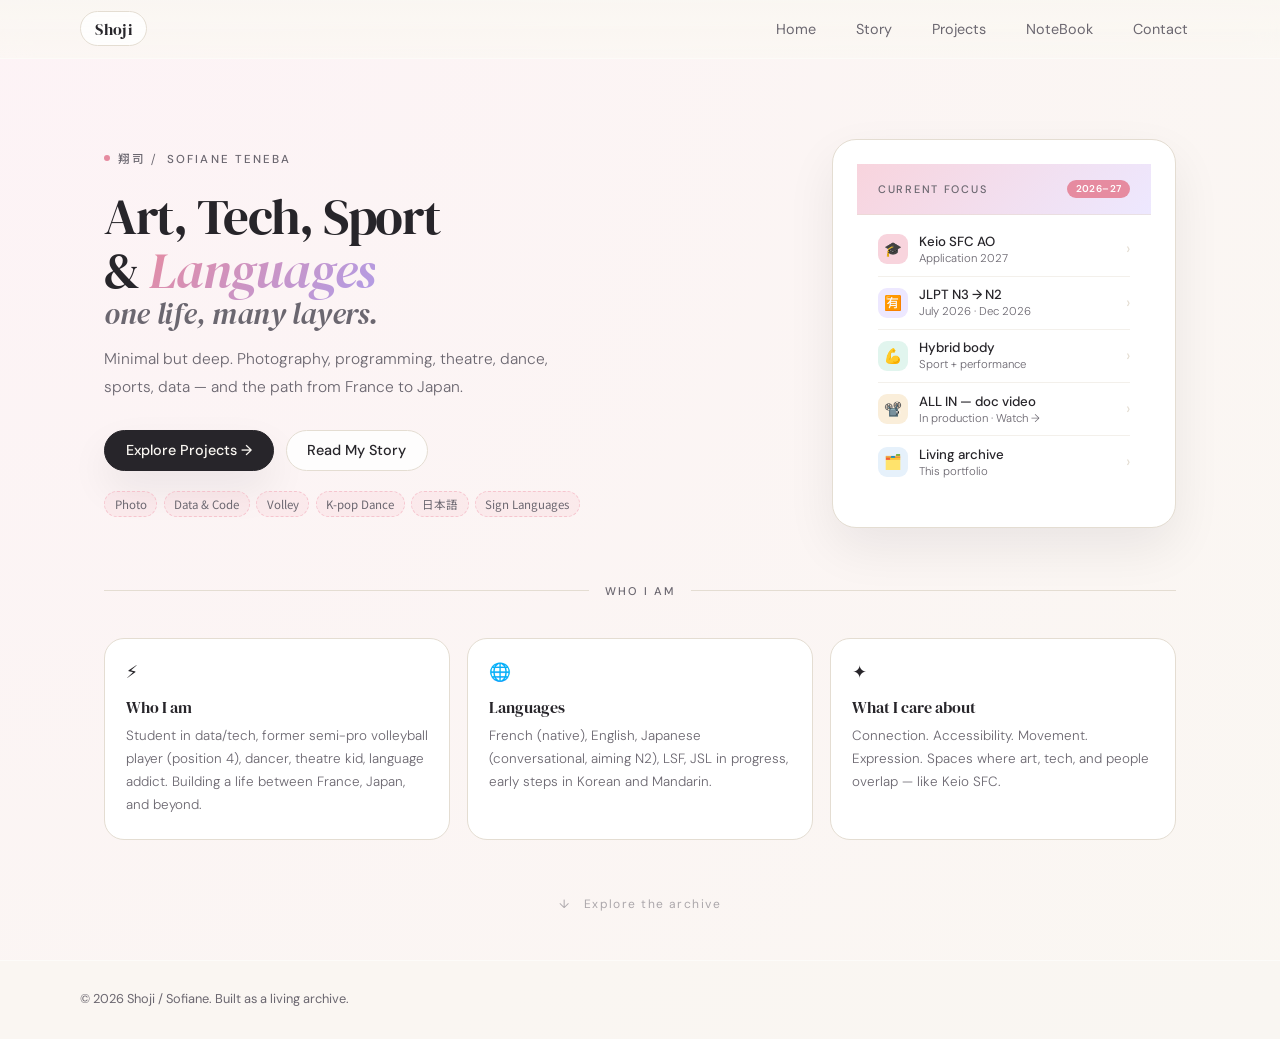
<file: index.html>
<!DOCTYPE html>
<html lang="en">
<head>
  <meta charset="UTF-8">
  <title>Shoji – Portfolio</title>
  <meta name="viewport" content="width=device-width, initial-scale=1">
  <meta name="description" content="Shoji / Sofiane – Art, Tech, Sport & Languages portfolio">
  <link rel="stylesheet" href="style.css">
  <link rel="preconnect" href="https://fonts.googleapis.com">
  <link rel="preconnect" href="https://fonts.gstatic.com" crossorigin>
  <link href="https://fonts.googleapis.com/css2?family=DM+Serif+Display:ital@0;1&family=DM+Sans:ital,wght@0,300;0,400;0,500;0,600;1,300&family=Noto+Sans+JP:wght@400;500;700&display=swap" rel="stylesheet">
</head>
<body>

  <header class="site-header">
    <div class="container header-inner">
      <div class="logo">Shoji</div>
      <nav class="nav">
        <a href="#home" class="nav-link">Home</a>
        <a href="story.html" class="nav-link">Story</a>
        <a href="project.html" class="nav-link">Projects</a>
        <a href="notebook.html" class="nav-link">NoteBook</a>
        <a href="contact.html" class="nav-link">Contact</a>
      </nav>
    </div>
  </header>

  <main>
    <!-- HERO -->
    <section id="home" class="section hero">
      <div class="container hero-inner">

        <div class="hero-text">
          <div class="hero-eyebrow">
            <span class="eyebrow-dot"></span>
            <span class="eyebrow-text"><span class="jp-label">翔司 /</span> Sofiane Teneba</span>
          </div>

          <h1 class="hero-title">
            Art, Tech, Sport<br>&amp; <em>Languages</em><br>
            <span class="hero-subtitle-inline">one life, many layers.</span>
          </h1>

          <p class="hero-subtitle">
            Minimal but deep. Photography, programming, theatre, dance, sports, data —
            and the path from France to Japan.
          </p>

          <div class="hero-actions">
            <a href="project.html" class="btn primary">Explore Projects →</a>
            <a href="story.html" class="btn ghost">Read My Story</a>
          </div>

          <div class="hero-tags">
            <span class="tag">Photo</span>
            <span class="tag">Data & Code</span>
            <span class="tag">Volley</span>
            <span class="tag">K-pop Dance</span>
            <span class="tag">日本語</span>
            <span class="tag">Sign Languages</span>
          </div>
        </div>

        <!-- FOCUS CARD -->
        <div class="hero-card">
          <div class="hero-card-header">
            <div class="hero-card-header-top">
              <span class="hero-card-label">Current Focus</span>
              <span class="hero-card-badge">2026–27</span>
            </div>
          </div>
          <div class="hero-card-body">
            <div class="focus-item">
              <div class="focus-icon rose">🎓</div>
              <div class="focus-item-text">
                <span class="focus-item-title">Keio SFC AO</span>
                <span class="focus-item-sub">Application 2027</span>
              </div>
              <span class="focus-arrow">›</span>
            </div>
            <div class="focus-item">
              <div class="focus-icon lavender">🈶</div>
              <div class="focus-item-text">
                <span class="focus-item-title">JLPT N3 → N2</span>
                <span class="focus-item-sub">July 2026 · Dec 2026</span>
              </div>
              <span class="focus-arrow">›</span>
            </div>
            <div class="focus-item">
              <div class="focus-icon mint">💪</div>
              <div class="focus-item-text">
                <span class="focus-item-title">Hybrid body</span>
                <span class="focus-item-sub">Sport + performance</span>
              </div>
              <span class="focus-arrow">›</span>
            </div>
            <a href="allin.html" class="focus-item" style="text-decoration:none;color:inherit;">
              <div class="focus-icon amber">📽️</div>
              <div class="focus-item-text">
                <span class="focus-item-title">ALL IN — doc video</span>
                <span class="focus-item-sub">In production · Watch →</span>
              </div>
              <span class="focus-arrow">›</span>
            </a>
            <div class="focus-item">
              <div class="focus-icon blue">🗂️</div>
              <div class="focus-item-text">
                <span class="focus-item-title">Living archive</span>
                <span class="focus-item-sub">This portfolio</span>
              </div>
              <span class="focus-arrow">›</span>
            </div>
          </div>
        </div>

      </div>
    </section>

    <!-- SECTION DIVIDER -->
    <div class="section-divider container">
      <div class="divider-line"></div>
      <span class="divider-label">Who I am</span>
      <div class="divider-line"></div>
    </div>

    <!-- ABOUT -->
    <section id="about" class="section about-section">
      <div class="container about-grid">
        <div class="about-card">
          <span class="about-card-icon">⚡</span>
          <h3>Who I am</h3>
          <p>Student in data/tech, former semi-pro volleyball player (position 4), dancer, theatre kid, language addict. Building a life between France, Japan, and beyond.</p>
        </div>
        <div class="about-card">
          <span class="about-card-icon">🌐</span>
          <h3>Languages</h3>
          <p>French (native), English, Japanese (conversational, aiming N2), LSF, JSL in progress, early steps in Korean and Mandarin.</p>
        </div>
        <div class="about-card">
          <span class="about-card-icon">✦</span>
          <h3>What I care about</h3>
          <p>Connection. Accessibility. Movement. Expression. Spaces where art, tech, and people overlap — like Keio SFC.</p>
        </div>
      </div>
    </section>

    <div class="scroll-hint">↓ &nbsp; Explore the archive</div>

  </main>

  <footer class="site-footer">
    <div class="container footer-inner">
      <p>© <span id="year"></span> Shoji / Sofiane. Built as a living archive.</p>
    </div>
  </footer>

  <script src="script.js"></script>
</body>
</html>
</file>
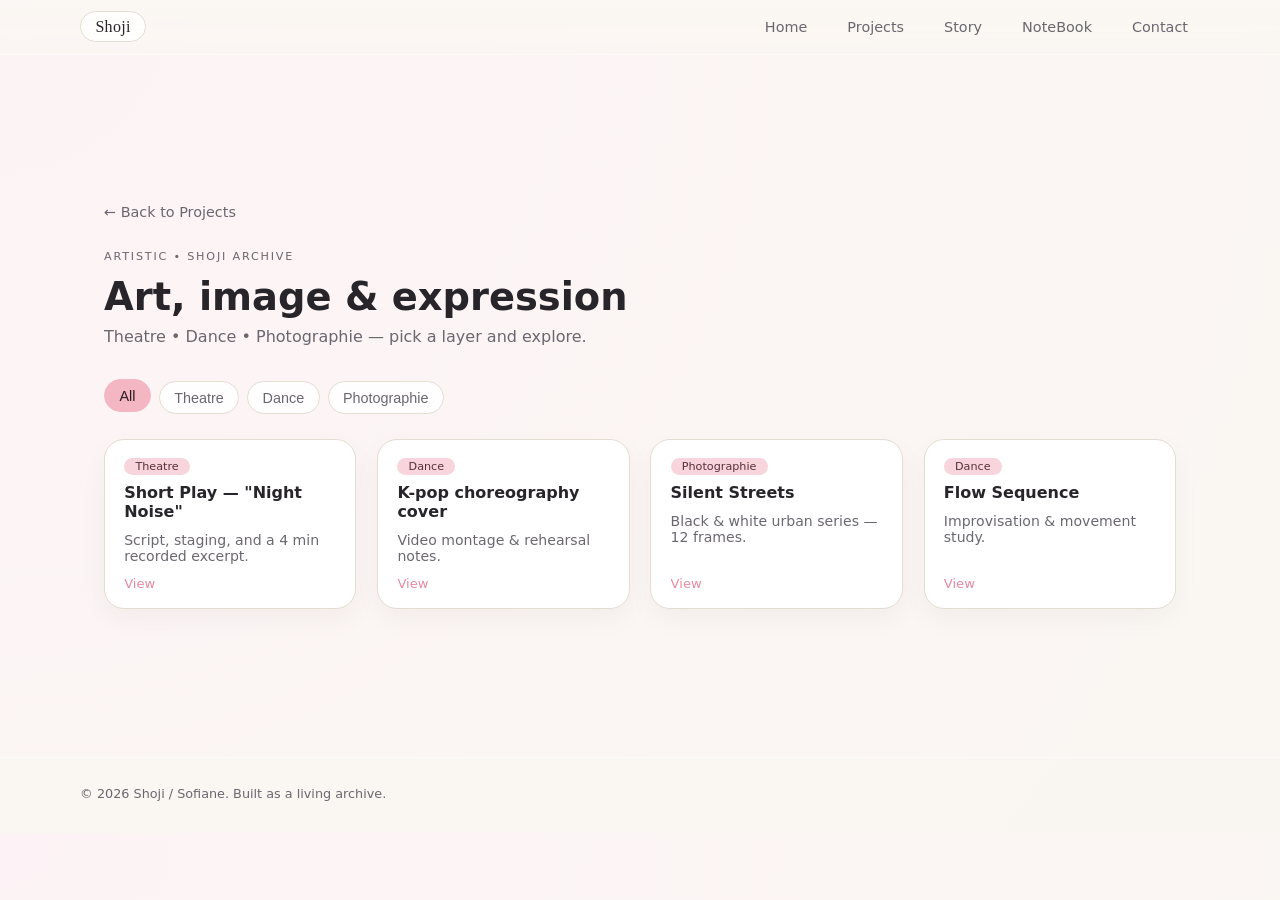
<file: artistic.html>
<!DOCTYPE html>
<html lang="en">
<head>
  <meta charset="UTF-8" />
  <title>Art — Shoji / Projects</title>
  <meta name="viewport" content="width=device-width, initial-scale=1" />
  <link rel="stylesheet" href="style.css" />
</head>
<body>
  <header class="site-header">
    <div class="container header-inner">
      <div class="logo">Shoji</div>
      <nav class="nav">
        <a href="index.html" class="nav-link">Home</a>
        <a href="project.html" class="nav-link">Projects</a>
        <a href="story.html" class="nav-link">Story</a>
        <a href="notebook.html" class="nav-link">NoteBook</a>
        <a href="index.html#contact" class="nav-link">Contact</a>
      </nav>
    </div>
  </header>

  <main>
    <section class="section projects-landing">
      <div class="container">
        <a href="project.html" class="back-link">
          ← Back to Projects
        </a>
        <p class="hero-kicker">Artistic • Shoji Archive</p>
        <h1 class="projects-landing-title">Art, image & expression</h1>
        <p class="projects-landing-subtitle">
          Theatre • Dance • Photographie — pick a layer and explore.
        </p>

        <!-- SUBCATEGORY PILLS -->
        <div class="subcat-row" role="tablist" aria-label="Art subcategories">
          <button class="subcat-btn active" data-sub="all">All</button>
          <button class="subcat-btn" data-sub="theatre">Theatre</button>
          <button class="subcat-btn" data-sub="dance">Dance</button>
          <button class="subcat-btn" data-sub="photo">Photographie</button>
        </div>

        <!-- Projects grid -->
        <div class="projects-grid subcat-grid" id="subcat-grid">
          <!-- example project card -->
          <article class="project-card" data-category="theatre">
            <span class="project-pill">Theatre</span>
            <h3 class="project-title">Short Play — "Night Noise"</h3>
            <p class="project-desc">Script, staging, and a 4 min recorded excerpt.</p>
            <a class="project-link view-btn" href="#" data-id="p1">View</a>
          </article>

          <article class="project-card" data-category="dance">
            <span class="project-pill">Dance</span>
            <h3 class="project-title">K-pop choreography cover</h3>
            <p class="project-desc">Video montage & rehearsal notes.</p>
            <a class="project-link view-btn" href="#" data-id="p2">View</a>
          </article>

          <article class="project-card" data-category="photo">
            <span class="project-pill">Photographie</span>
            <h3 class="project-title">Silent Streets</h3>
            <p class="project-desc">Black & white urban series — 12 frames.</p>
            <a class="project-link view-btn" href="#" data-id="p3">View</a>
          </article>

          <article class="project-card" data-category="dance">
            <span class="project-pill">Dance</span>
            <h3 class="project-title">Flow Sequence</h3>
            <p class="project-desc">Improvisation & movement study.</p>
            <a class="project-link view-btn" href="#" data-id="p4">View</a>
          </article>
        </div>
      </div>
    </section>
  </main>

  <footer class="site-footer">
    <div class="container footer-inner">
      <p>© <span id="year"></span> Shoji / Sofiane. Built as a living archive.</p>
    </div>
  </footer>

  <!-- Modal template -->
  <div id="project-modal" class="modal" aria-hidden="true" role="dialog" aria-modal="true">
    <div class="modal-backdrop"></div>
    <div class="modal-panel" role="document">
      <button class="modal-close" aria-label="Close">×</button>
      <div class="modal-body">
        <h3 id="modal-title"></h3>
        <p id="modal-desc"></p>
        <!-- optionally an image/video -->
        <div id="modal-media"></div>
      </div>
    </div>
  </div>

  <script src="script.js"></script>
</body>
</html>
</file>
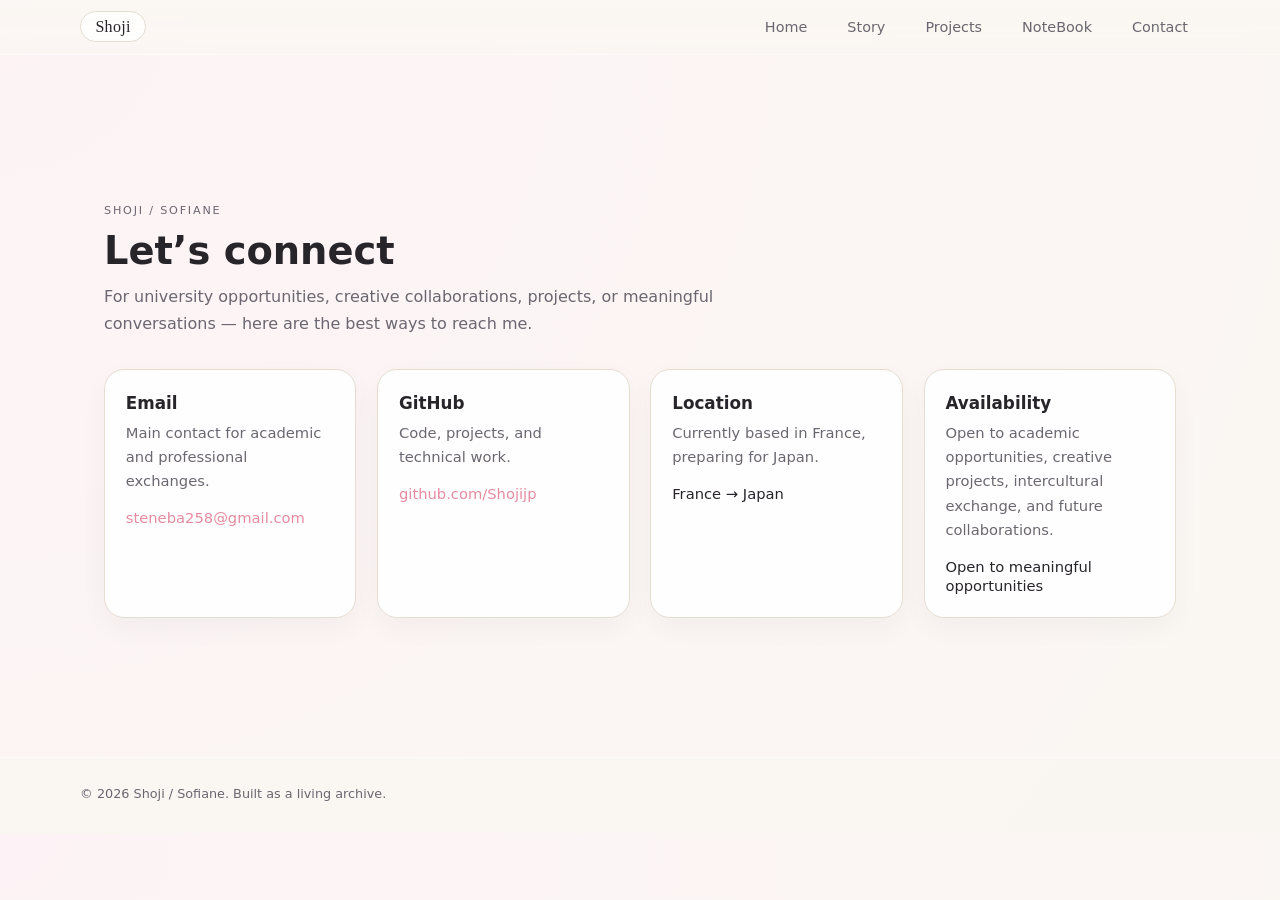
<file: contact.html>
<!DOCTYPE html>
<html lang="en">
<head>
  <meta charset="UTF-8">
  <title>Contact – Shoji</title>
  <meta name="viewport" content="width=device-width, initial-scale=1">
  <meta name="description" content="Contact Shoji / Sofiane for collaborations, university opportunities, and projects.">
  <link rel="stylesheet" href="style.css">
  <link rel="preconnect" href="https://fonts.googleapis.com">
  <link rel="preconnect" href="https://fonts.gstatic.com" crossorigin>
  <link href="https://fonts.googleapis.com/css2?family=Inter:wght@300;400;600;700&display=swap" rel="stylesheet">
</head>
<body>

  <header class="site-header">
    <div class="container header-inner">
      <div class="logo">Shoji</div>
      <nav class="nav">
        <a href="index.html" class="nav-link">Home</a>
        <a href="story.html" class="nav-link">Story</a>
        <a href="project.html" class="nav-link">Projects</a>
        <a href="notebook.html" class="nav-link">NoteBook</a>
        <a href="contact.html" class="nav-link">Contact</a>
      </nav>
    </div>
  </header>

  <main>
    <section class="section contact-page">
      <div class="container">
        <p class="hero-kicker">Shoji / Sofiane</p>
        <h1 class="contact-title">Let’s connect</h1>
        <p class="contact-subtitle">
          For university opportunities, creative collaborations, projects,
          or meaningful conversations — here are the best ways to reach me.
        </p>

        <div class="contact-grid">
          <div class="contact-card">
            <h2>Email</h2>
            <p>Main contact for academic and professional exchanges.</p>
            <a href="mailto:your.email@example.com" class="contact-link">steneba258@gmail.com</a>
          </div>

          <div class="contact-card">
            <h2>GitHub</h2>
            <p>Code, projects, and technical work.</p>
            <a href="https://github.com/your-username" target="_blank" rel="noreferrer" class="contact-link">
              github.com/Shojijp
            </a>
          </div>

          <div class="contact-card">
            <h2>Location</h2>
            <p>Currently based in France, preparing for Japan.</p>
            <span class="contact-text">France → Japan</span>
          </div>

          <div class="contact-card">
            <h2>Availability</h2>
            <p>
              Open to academic opportunities, creative projects,
              intercultural exchange, and future collaborations.
            </p>
            <span class="contact-text">Open to meaningful opportunities</span>
          </div>
        </div>
      </div>
    </section>
  </main>

  <footer class="site-footer">
    <div class="container footer-inner">
      <p>© <span id="year"></span> Shoji / Sofiane. Built as a living archive.</p>
    </div>
  </footer>

  <script src="script.js"></script>
</body>
</html>
</file>
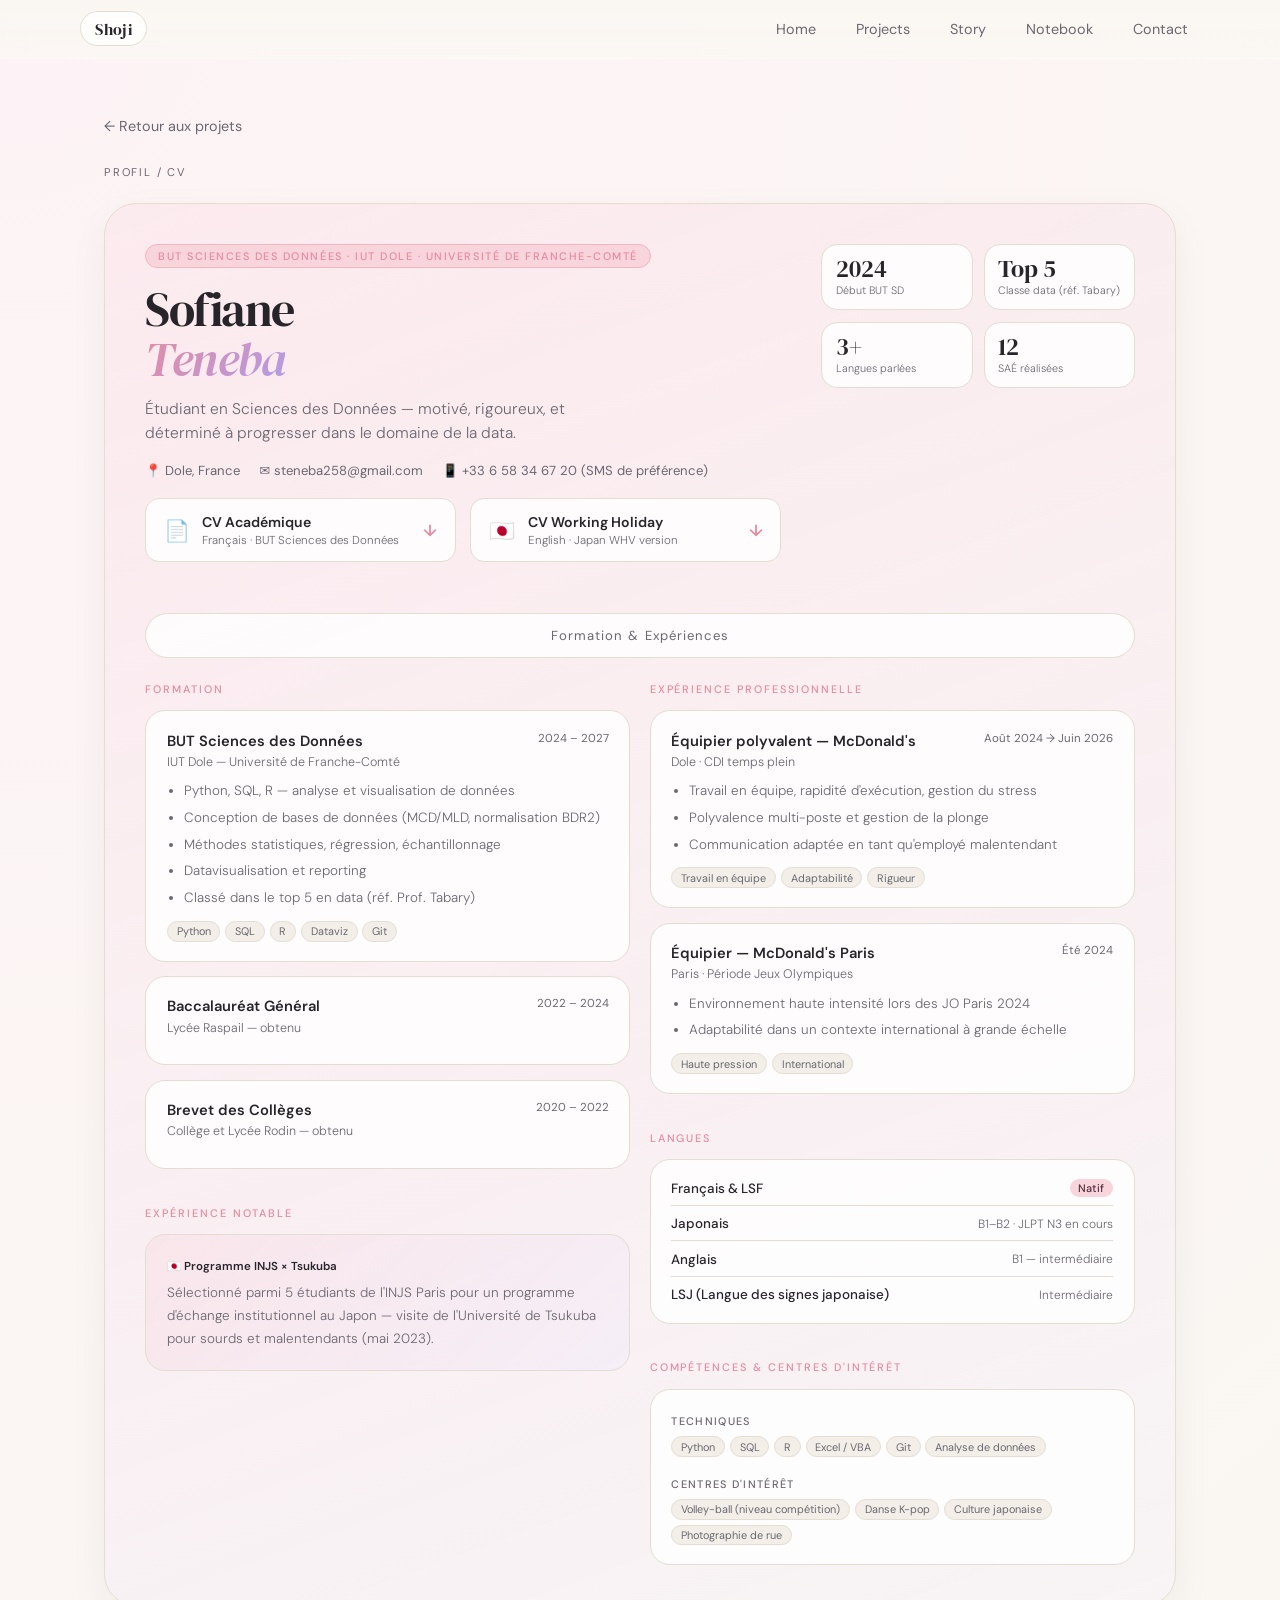
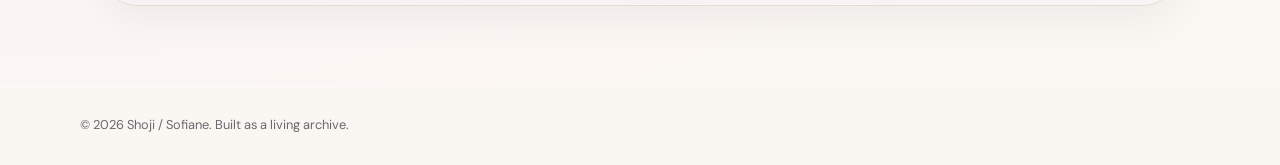
<file: cv.html>
<!DOCTYPE html>
<html lang="fr">
<head>
  <meta charset="UTF-8">
  <title>CV — Shoji / Sofiane Teneba</title>
  <meta name="viewport" content="width=device-width, initial-scale=1">
  <meta name="description" content="CV de Sofiane Teneba — étudiant en Sciences des Données, IUT Dole.">
  <link rel="stylesheet" href="style.css">
  <link href="https://fonts.googleapis.com/css2?family=DM+Serif+Display:ital@0;1&family=DM+Sans:ital,wght@0,300;0,400;0,500;0,600;1,300&family=Noto+Sans+JP:wght@400;500;700&display=swap" rel="stylesheet">
</head>
<body>
  <header class="site-header">
    <div class="container header-inner">
      <div class="logo">Shoji</div>
      <nav class="nav">
        <a href="index.html" class="nav-link">Home</a>
        <a href="project.html" class="nav-link">Projects</a>
        <a href="story.html" class="nav-link">Story</a>
        <a href="notebook.html" class="nav-link">Notebook</a>
        <a href="contact.html" class="nav-link">Contact</a>
      </nav>
    </div>
  </header>

  <main>
    <section class="section cv-page">
      <div class="container">
        <a href="tech-academic.html" class="back-link">← Retour aux projets</a>
        <p class="hero-kicker">Profil / CV</p>

        <div class="cv-shell">

          <div class="cv-hero">
            <div class="cv-hero-left">
              <div class="cv-eyebrow-chip">BUT Sciences des Données · IUT Dole · Université de Franche-Comté</div>
              <h1 class="cv-name">Sofiane<br><em>Teneba</em></h1>
              <p class="cv-tagline">Étudiant en Sciences des Données — motivé, rigoureux, et déterminé à progresser dans le domaine de la data.</p>
              <div class="cv-contact-row">
                <span class="cv-contact-item">📍 Dole, France</span>
                <span class="cv-contact-item">✉️ steneba258@gmail.com</span>
                <span class="cv-contact-item">📱 +33 6 58 34 67 20 (SMS de préférence)</span>
              </div>
              <div class="cv-dl-row">
                <a href="cv_academic.pdf" class="cv-dl-card" download>
                  <span class="cv-dl-icon">📄</span>
                  <div class="cv-dl-text">
                    <span class="cv-dl-title">CV Académique</span>
                    <span class="cv-dl-sub">Français · BUT Sciences des Données</span>
                  </div>
                  <span class="cv-dl-arrow">↓</span>
                </a>
                <a href="cv_sofiane_teneba_whv_v2.pdf" class="cv-dl-card" download>
                  <span class="cv-dl-icon">🇯🇵</span>
                  <div class="cv-dl-text">
                    <span class="cv-dl-title">CV Working Holiday</span>
                    <span class="cv-dl-sub">English · Japan WHV version</span>
                  </div>
                  <span class="cv-dl-arrow">↓</span>
                </a>
              </div>
              
            </div>
            <div class="cv-hero-right">
              <div class="cv-stat-grid">
                <div class="cv-stat">
                  <span class="cv-stat-val">2024</span>
                  <span class="cv-stat-label">Début BUT SD</span>
                </div>
                <div class="cv-stat">
                  <span class="cv-stat-val">Top 5</span>
                  <span class="cv-stat-label">Classe data (réf. Tabary)</span>
                </div>
                <div class="cv-stat">
                  <span class="cv-stat-val">3+</span>
                  <span class="cv-stat-label">Langues parlées</span>
                </div>
                <div class="cv-stat">
                  <span class="cv-stat-val">12</span>
                  <span class="cv-stat-label">SAÉ réalisées</span>
                </div>
              </div>
            </div>
          </div>

          <div class="cv-divider-pill">Formation & Expériences</div>

          <div class="cv-main-grid">

            <div class="cv-col">

              <div class="cv-section-label">Formation</div>

              <div class="cv-card">
                <div class="cv-card-header">
                  <span class="cv-card-role">BUT Sciences des Données</span>
                  <span class="cv-card-date">2024 – 2027</span>
                </div>
                <p class="cv-card-sub">IUT Dole — Université de Franche-Comté</p>
                <ul class="cv-list">
                  <li>Python, SQL, R — analyse et visualisation de données</li>
                  <li>Conception de bases de données (MCD/MLD, normalisation BDR2)</li>
                  <li>Méthodes statistiques, régression, échantillonnage</li>
                  <li>Datavisualisation et reporting</li>
                  <li>Classé dans le top 5 en data (réf. Prof. Tabary)</li>
                </ul>
                <div class="cv-card-tags">
                  <span class="ptag">Python</span><span class="ptag">SQL</span><span class="ptag">R</span><span class="ptag">Dataviz</span><span class="ptag">Git</span>
                </div>
              </div>

              <div class="cv-card">
                <div class="cv-card-header">
                  <span class="cv-card-role">Baccalauréat Général</span>
                  <span class="cv-card-date">2022 – 2024</span>
                </div>
                <p class="cv-card-sub">Lycée Raspail — obtenu</p>
              </div>

              <div class="cv-card">
                <div class="cv-card-header">
                  <span class="cv-card-role">Brevet des Collèges</span>
                  <span class="cv-card-date">2020 – 2022</span>
                </div>
                <p class="cv-card-sub">Collège et Lycée Rodin — obtenu</p>
              </div>

              <div class="cv-section-label" style="margin-top:1.4rem;">Expérience notable</div>

              <div class="cv-card cv-card-highlight">
                <span class="cv-card-badge">🇯🇵 Programme INJS × Tsukuba</span>
                <p class="cv-card-desc">Sélectionné parmi 5 étudiants de l'INJS Paris pour un programme d'échange institutionnel au Japon — visite de l'Université de Tsukuba pour sourds et malentendants (mai 2023).</p>
              </div>

            </div>

            <div class="cv-col">

              <div class="cv-section-label">Expérience professionnelle</div>

              <div class="cv-card">
                <div class="cv-card-header">
                  <span class="cv-card-role">Équipier polyvalent — McDonald's</span>
                  <span class="cv-card-date">Août 2024 → Juin 2026</span>
                </div>
                <p class="cv-card-sub">Dole · CDI temps plein</p>
                <ul class="cv-list">
                  <li>Travail en équipe, rapidité d'exécution, gestion du stress</li>
                  <li>Polyvalence multi-poste et gestion de la plonge</li>
                  <li>Communication adaptée en tant qu'employé malentendant</li>
                </ul>
                <div class="cv-card-tags">
                  <span class="ptag">Travail en équipe</span>
                  <span class="ptag">Adaptabilité</span>
                  <span class="ptag">Rigueur</span>
                </div>
              </div>

              <div class="cv-card">
                <div class="cv-card-header">
                  <span class="cv-card-role">Équipier — McDonald's Paris</span>
                  <span class="cv-card-date">Été 2024</span>
                </div>
                <p class="cv-card-sub">Paris · Période Jeux Olympiques</p>
                <ul class="cv-list">
                  <li>Environnement haute intensité lors des JO Paris 2024</li>
                  <li>Adaptabilité dans un contexte international à grande échelle</li>
                </ul>
                <div class="cv-card-tags">
                  <span class="ptag">Haute pression</span><span class="ptag">International</span>
                </div>
              </div>

              <div class="cv-section-label" style="margin-top:1.4rem;">Langues</div>

              <div class="cv-card">
                <div class="cv-lang-grid">
                  <div class="cv-lang-item">
                    <span class="cv-lang-name">Français & LSF</span>
                    <span class="cv-lang-level cv-lang-native">Natif</span>
                  </div>
                  <div class="cv-lang-item">
                    <span class="cv-lang-name">Japonais</span>
                    <span class="cv-lang-level">B1–B2 · JLPT N3 en cours</span>
                  </div>
                  <div class="cv-lang-item">
                    <span class="cv-lang-name">Anglais</span>
                    <span class="cv-lang-level">B1 — intermédiaire</span>
                  </div>
                  <div class="cv-lang-item">
                    <span class="cv-lang-name">LSJ (Langue des signes japonaise)</span>
                    <span class="cv-lang-level">Intermédiaire</span>
                  </div>
                </div>
              </div>

              <div class="cv-section-label" style="margin-top:1.4rem;">Compétences & centres d'intérêt</div>

              <div class="cv-card">
                <div class="cv-skills-block">
                  <span class="cv-skills-label">Techniques</span>
                  <div class="cv-card-tags" style="margin-top:0.4rem;">
                    <span class="ptag">Python</span><span class="ptag">SQL</span><span class="ptag">R</span>
                    <span class="ptag">Excel / VBA</span><span class="ptag">Git</span><span class="ptag">Analyse de données</span>
                  </div>
                </div>
                <div class="cv-skills-block" style="margin-top:0.9rem;">
                  <span class="cv-skills-label">Centres d'intérêt</span>
                  <div class="cv-card-tags" style="margin-top:0.4rem;">
                    <span class="ptag">Volley-ball (niveau compétition)</span>
                    <span class="ptag">Danse K-pop</span>
                    <span class="ptag">Culture japonaise</span>
                    <span class="ptag">Photographie de rue</span>
                  </div>
                </div>
              </div>

            </div>
          </div>

        </div>
      </div>
    </section>
  </main>

  <footer class="site-footer">
    <div class="container footer-inner">
      <p>© <span id="year"></span> Shoji / Sofiane. Built as a living archive.</p>
    </div>
  </footer>

  <style>
    .cv-page { padding-top: 3.5rem; padding-bottom: 5rem; }
    .cv-shell {
      background: linear-gradient(160deg, rgba(248,212,221,0.3), rgba(237,232,255,0.2));
      border: 1px solid var(--border-soft);
      border-radius: 32px;
      padding: 2.5rem;
      box-shadow: 0 14px 40px rgba(15,7,32,0.05);
      margin-top: 1.5rem;
    }
    .cv-hero { display: grid; grid-template-columns: 1fr auto; gap: 2.5rem; align-items: start; margin-bottom: 2rem; }
    .cv-eyebrow-chip { display: inline-block; font-size: 0.68rem; letter-spacing: 0.14em; text-transform: uppercase; font-weight: 500; color: var(--accent-strong); padding: 0.24rem 0.75rem; border-radius: 999px; background: var(--accent-soft); border: 1px solid var(--accent); margin-bottom: 1rem; }
    .cv-name { font-family: 'DM Serif Display', serif; font-size: 3rem; line-height: 1.05; letter-spacing: -0.03em; font-weight: 400; margin: 0 0 0.75rem; color: var(--text); }
    .cv-name em { font-style: italic; background: linear-gradient(135deg, var(--accent-strong), #b09de8); -webkit-background-clip: text; -webkit-text-fill-color: transparent; background-clip: text; }
    .cv-tagline { font-size: 0.97rem; color: var(--text-soft); font-weight: 300; margin: 0 0 1rem; line-height: 1.6; max-width: 460px; }
    .cv-contact-row { display: flex; flex-wrap: wrap; gap: 0.5rem 1.2rem; margin-bottom: 1.2rem; }
    .cv-contact-item { font-size: 0.82rem; color: var(--text-soft); }
    .cv-stat-grid { display: grid; grid-template-columns: 1fr 1fr; gap: 0.7rem; min-width: 200px; }
    .cv-stat { background: rgba(255,255,255,0.84); border: 1px solid var(--border-soft); border-radius: 16px; padding: 0.75rem 0.85rem; display: flex; flex-direction: column; gap: 0.15rem; }
    .cv-stat-val { font-family: 'DM Serif Display', serif; font-size: 1.5rem; line-height: 1; color: var(--text); }
    .cv-stat-label { font-size: 0.67rem; color: var(--text-soft); font-weight: 300; }
    .cv-divider-pill { width: 100%; text-align: center; background: rgba(255,255,255,0.82); border: 1px solid var(--border-soft); border-radius: 999px; padding: 0.8rem 1rem; margin-bottom: 1.5rem; color: var(--text-soft); font-size: 0.82rem; letter-spacing: 0.08em; }
    .cv-main-grid { display: grid; grid-template-columns: 1fr 1fr; gap: 1.2rem; }
    .cv-col { display: flex; flex-direction: column; gap: 0.9rem; }
    .cv-section-label { font-size: 0.68rem; letter-spacing: 0.18em; text-transform: uppercase; color: var(--accent-strong); font-weight: 500; }
    .cv-card { background: rgba(255,255,255,0.84); border: 1px solid var(--border-soft); border-radius: 20px; padding: 1.2rem 1.3rem; transition: transform 0.15s ease, box-shadow 0.15s ease; }
    .cv-card:hover { transform: translateY(-2px); box-shadow: 0 14px 36px rgba(15,7,32,0.07); }
    .cv-card-header { display: flex; justify-content: space-between; align-items: flex-start; gap: 0.5rem; flex-wrap: wrap; margin-bottom: 0.2rem; }
    .cv-card-role { font-size: 0.92rem; font-weight: 600; color: var(--text); }
    .cv-card-date { font-size: 0.72rem; color: var(--text-soft); white-space: nowrap; }
    .cv-card-sub { font-size: 0.78rem; color: var(--text-soft); margin: 0 0 0.6rem; font-weight: 300; }
    .cv-list { margin: 0 0 0.7rem; padding-left: 1.1rem; font-size: 0.84rem; color: var(--text-soft); line-height: 1.75; font-weight: 300; }
    .cv-list li { margin-bottom: 0.2rem; }
    .cv-card-tags { display: flex; flex-wrap: wrap; gap: 0.3rem; }
    .cv-card-highlight { background: linear-gradient(135deg, rgba(248,212,221,0.35), rgba(237,232,255,0.3)); }
    .cv-card-badge { display: inline-block; font-size: 0.72rem; font-weight: 600; color: var(--text); margin-bottom: 0.5rem; }
    .cv-card-desc { margin: 0; font-size: 0.84rem; color: var(--text-soft); line-height: 1.7; font-weight: 300; }
    .cv-lang-grid { display: flex; flex-direction: column; gap: 0.6rem; }
    .cv-lang-item { display: flex; justify-content: space-between; align-items: center; padding-bottom: 0.5rem; border-bottom: 1px solid var(--border-soft); font-size: 0.84rem; }
    .cv-lang-item:last-child { border-bottom: none; padding-bottom: 0; }
    .cv-lang-name { font-weight: 500; color: var(--text); }
    .cv-lang-level { font-size: 0.75rem; color: var(--text-soft); font-weight: 300; }
    .cv-lang-native { background: var(--accent-soft); color: #55303b; padding: 0.1rem 0.55rem; border-radius: 999px; font-weight: 500; font-size: 0.68rem; }
    .cv-skills-label { font-size: 0.68rem; text-transform: uppercase; letter-spacing: 0.12em; color: var(--text-soft); font-weight: 500; }
    .ptag { font-size: 0.68rem; padding: 0.15rem 0.55rem; border-radius: 999px; background: var(--bg-alt, #f3efe8); border: 1px solid var(--border-soft, #e4ddd2); color: var(--text-soft, #6b6770); }
    @media (max-width: 860px) { .cv-hero { grid-template-columns: 1fr; } .cv-stat-grid { grid-template-columns: repeat(4,1fr); } .cv-main-grid { grid-template-columns: 1fr; } .cv-name { font-size: 2.3rem; } }
    @media (max-width: 560px) { .cv-shell { padding: 1.3rem; border-radius: 22px; } .cv-name { font-size: 2rem; } .cv-stat-grid { grid-template-columns: 1fr 1fr; } }

    .cv-dl-row { display: flex; gap: 0.9rem; flex-wrap: wrap; margin-bottom: 1.2rem; }
    .cv-dl-card { display: flex; align-items: center; gap: 0.8rem; background: rgba(255,255,255,0.84); border: 1px solid var(--border-soft); border-radius: 14px; padding: 0.85rem 1.1rem; text-decoration: none; transition: transform 0.15s ease, box-shadow 0.15s ease; flex: 1; min-width: 220px; }
    .cv-dl-card:hover { transform: translateY(-2px); box-shadow: 0 10px 28px rgba(15,7,32,0.08); border-color: var(--accent); }
    .cv-dl-icon { font-size: 1.3rem; }
    .cv-dl-text { display: flex; flex-direction: column; gap: 0.1rem; flex: 1; }
    .cv-dl-title { font-size: 0.88rem; font-weight: 600; color: var(--text); }
    .cv-dl-sub { font-size: 0.72rem; color: var(--text-soft); font-weight: 300; }
    .cv-dl-arrow { font-size: 1rem; color: var(--accent-strong); font-weight: 600; }
  </style>

  <script>
    document.getElementById('year').textContent = new Date().getFullYear();
  </script>
</body>
</html>
</file>
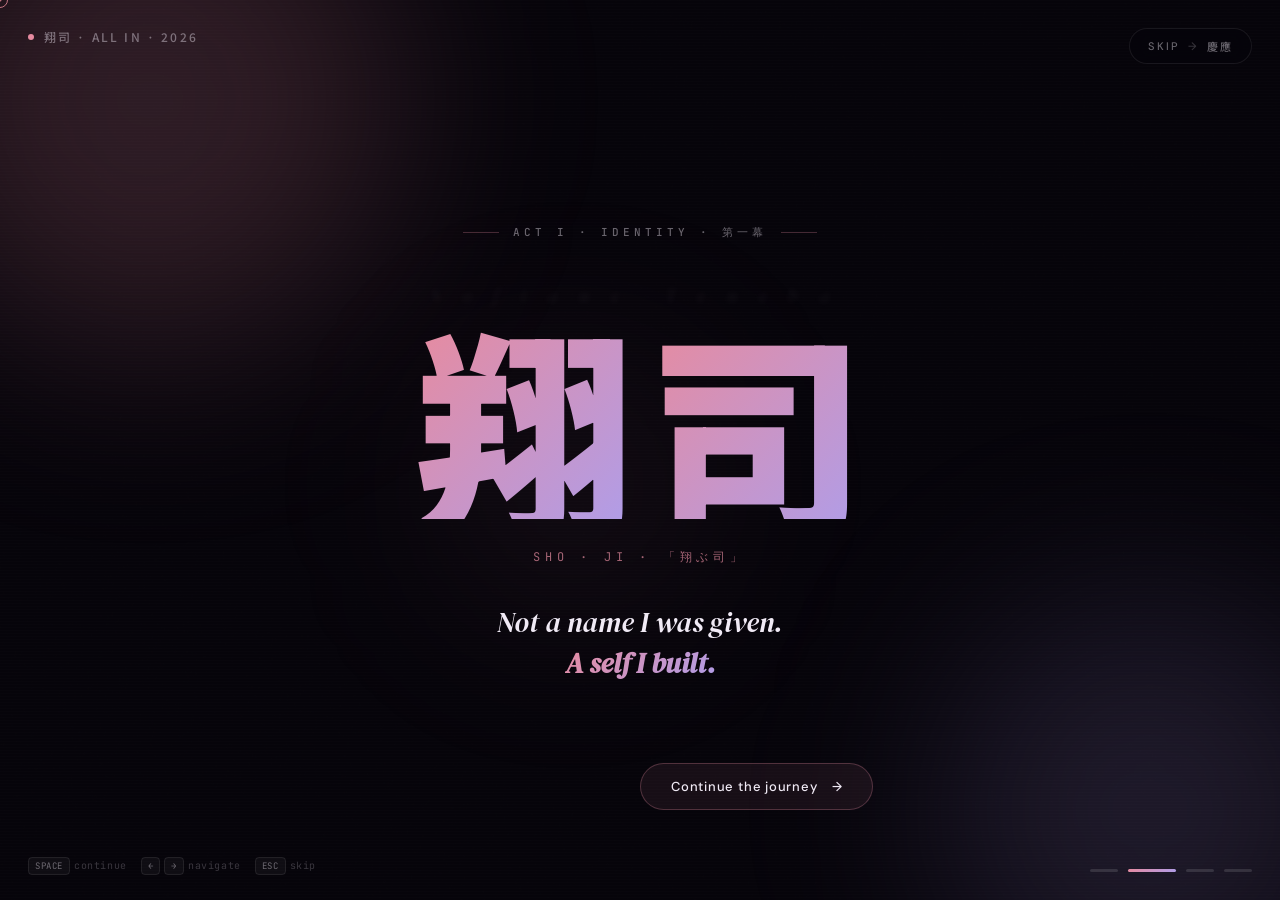
<file: intro.html>
<!DOCTYPE html>
<html lang="en">
<head>
<meta charset="UTF-8">
<title>翔司 · ALL IN — Shoji</title>
<meta name="viewport" content="width=device-width, initial-scale=1, maximum-scale=1, user-scalable=no">
<meta name="description" content="The cinematic intro to Shoji's portfolio. From Sofiane to 翔司. Dole to Keio SFC. All in.">
<meta name="theme-color" content="#06040a">

<meta property="og:title" content="翔司 · ALL IN">
<meta property="og:description" content="Not a name I was given. A self I built.">
<meta property="og:type" content="website">

<link rel="preconnect" href="https://fonts.googleapis.com">
<link rel="preconnect" href="https://fonts.gstatic.com" crossorigin>
<link href="https://fonts.googleapis.com/css2?family=DM+Serif+Display:ital@0;1&family=DM+Sans:wght@300;400;500;700&family=Noto+Sans+JP:wght@300;500;700;900&family=JetBrains+Mono:wght@300;400;500&display=swap" rel="stylesheet">

<style>
*, *::before, *::after { box-sizing: border-box; margin: 0; padding: 0; }

:root {
  --bg: #06040a;
  --bg-lift: #0c0814;
  --rose: #e68ba0;
  --rose-deep: #d4537e;
  --purple: #b09de8;
  --text: #f0eaf5;
  --text-dim: rgba(240,234,245,0.65);
  --text-muted: rgba(240,234,245,0.42);
  --text-ghost: rgba(240,234,245,0.22);
  --border: rgba(255,255,255,0.08);
  --border-rose: rgba(230,139,160,0.28);
  --grad: linear-gradient(135deg, #e68ba0, #b09de8);
}

html, body {
  width: 100%; height: 100%; overflow: hidden;
  background: var(--bg);
  color: var(--text);
  font-family: 'DM Sans', sans-serif;
  -webkit-font-smoothing: antialiased;
  cursor: none;
}

body {
  position: relative;
}

/* ═══════════════════════════════════════
   CUSTOM CURSOR
   ═══════════════════════════════════════ */
.cursor {
  position: fixed;
  width: 16px; height: 16px;
  border: 1px solid var(--rose);
  border-radius: 50%;
  pointer-events: none;
  z-index: 9999;
  transition: transform 0.18s cubic-bezier(.2,.8,.2,1), background 0.18s, width 0.2s, height 0.2s;
  transform: translate(-50%, -50%);
  mix-blend-mode: difference;
}
.cursor::after {
  content: '';
  position: absolute;
  top: 50%; left: 50%;
  width: 3px; height: 3px;
  background: var(--rose);
  border-radius: 50%;
  transform: translate(-50%, -50%);
}
.cursor.hover {
  width: 44px; height: 44px;
  background: rgba(230,139,160,0.12);
}

@media (hover: none) {
  .cursor { display: none; }
  html, body { cursor: auto; }
}

/* ═══════════════════════════════════════
   AMBIENT BACKGROUND
   ═══════════════════════════════════════ */
.orb {
  position: fixed;
  border-radius: 50%;
  filter: blur(100px);
  pointer-events: none;
  z-index: 0;
}
.orb-1 { width: 500px; height: 500px; background: rgba(230,139,160,0.18); top: -150px; left: -100px; animation: orbDrift 14s ease-in-out infinite alternate; }
.orb-2 { width: 420px; height: 420px; background: rgba(176,157,232,0.15); bottom: -120px; right: -80px; animation: orbDrift 16s 2s ease-in-out infinite alternate-reverse; }
.orb-3 { width: 250px; height: 250px; background: rgba(230,139,160,0.08); top: 40%; left: 35%; animation: orbDrift 18s 4s ease-in-out infinite alternate; }
@keyframes orbDrift {
  0% { transform: translate(0,0) scale(1); }
  100% { transform: translate(60px,40px) scale(1.2); }
}

.grain {
  position: fixed; inset: 0;
  background-image: url("data:image/svg+xml,%3Csvg viewBox='0 0 250 250' xmlns='http://www.w3.org/2000/svg'%3E%3Cfilter id='n'%3E%3CfeTurbulence baseFrequency='0.9'/%3E%3C/filter%3E%3Crect width='100%25' height='100%25' filter='url(%23n)' opacity='0.6'/%3E%3C/svg%3E");
  opacity: 0.04;
  pointer-events: none;
  z-index: 1;
  mix-blend-mode: overlay;
}

.scanlines {
  position: fixed; inset: 0;
  background: repeating-linear-gradient(0deg, transparent, transparent 2px, rgba(255,255,255,0.012) 2px, rgba(255,255,255,0.012) 3px);
  pointer-events: none;
  z-index: 2;
}

/* ═══════════════════════════════════════
   PERMANENT UI (top bar, controls)
   ═══════════════════════════════════════ */
.tagline {
  position: fixed;
  top: 28px; left: 28px;
  z-index: 50;
  font-family: 'Noto Sans JP', sans-serif;
  font-size: 12px;
  color: var(--text-muted);
  letter-spacing: 0.18em;
  font-weight: 500;
  display: flex; align-items: center; gap: 10px;
}
.tagline-dot {
  width: 6px; height: 6px;
  border-radius: 50%;
  background: var(--rose);
  animation: tagPulse 2s ease-in-out infinite;
}
@keyframes tagPulse {
  0%, 100% { opacity: 1; box-shadow: 0 0 0 0 rgba(230,139,160,0.6); }
  50% { opacity: 0.4; box-shadow: 0 0 0 8px rgba(230,139,160,0); }
}

.skip-btn {
  position: fixed;
  top: 28px; right: 28px;
  z-index: 50;
  font-family: 'DM Sans', sans-serif;
  font-size: 11px;
  letter-spacing: 0.18em;
  text-transform: uppercase;
  color: var(--text-muted);
  padding: 9px 18px;
  border-radius: 999px;
  border: 0.5px solid var(--border);
  background: rgba(6,4,10,0.6);
  backdrop-filter: blur(12px);
  transition: all 0.25s;
  font-weight: 500;
  text-decoration: none;
  display: inline-flex; align-items: center; gap: 8px;
}
.skip-btn:hover {
  color: var(--text);
  border-color: var(--border-rose);
  background: rgba(230,139,160,0.06);
}

.controls {
  position: fixed;
  bottom: 28px; right: 28px;
  z-index: 50;
  display: flex; gap: 10px;
  align-items: center;
}
.scene-dot {
  width: 28px; height: 3px;
  border-radius: 2px;
  background: rgba(255,255,255,0.12);
  transition: all 0.4s cubic-bezier(.2,.8,.2,1);
}
.scene-dot.active {
  background: var(--grad);
  width: 48px;
}
.scene-dot.done {
  background: rgba(230,139,160,0.45);
}
.scene-dot:hover:not(.active) {
  background: rgba(230,139,160,0.4);
}

.kbd-hint {
  position: fixed;
  bottom: 28px; left: 28px;
  z-index: 50;
  font-family: 'JetBrains Mono', monospace;
  font-size: 10px;
  color: var(--text-ghost);
  letter-spacing: 0.06em;
  display: flex; gap: 14px;
}
.kbd-hint kbd {
  font-family: 'JetBrains Mono', monospace;
  font-size: 9px;
  padding: 2px 6px;
  border: 0.5px solid var(--border);
  border-radius: 4px;
  background: rgba(255,255,255,0.04);
  color: var(--text-muted);
  margin-right: 4px;
}

/* ═══════════════════════════════════════
   STAGE & SCENES
   ═══════════════════════════════════════ */
.stage {
  position: relative;
  width: 100%; height: 100vh;
  z-index: 10;
  perspective: 1400px;
  perspective-origin: 50% 50%;
}

.scene {
  position: absolute;
  inset: 0;
  opacity: 0;
  pointer-events: none;
  display: flex;
  align-items: center;
  justify-content: center;
}
.scene.active {
  opacity: 1;
  pointer-events: auto;
}

/* ═══════════════════════════════════════
   ACT 0 — BOOT SCREEN
   ═══════════════════════════════════════ */
#scene0 {
  flex-direction: column;
  gap: 28px;
  transition: opacity 0.6s;
}
#scene0.active { animation: bootFade 1s ease-out; }
@keyframes bootFade { from { opacity: 0; } to { opacity: 1; } }

.boot-logo {
  font-family: 'Noto Sans JP', sans-serif;
  font-weight: 900;
  font-size: 120px;
  color: transparent;
  -webkit-text-stroke: 1px var(--rose);
  position: relative;
}
.boot-logo-fill {
  position: absolute;
  top: 0; left: 0;
  background: var(--grad);
  -webkit-background-clip: text;
  background-clip: text;
  -webkit-text-fill-color: transparent;
  clip-path: inset(100% 0 0 0);
  animation: bootFill 2.4s 0.4s cubic-bezier(.4,0,.2,1) forwards;
}
@keyframes bootFill {
  to { clip-path: inset(0 0 0 0); }
}

.boot-bar-wrap {
  width: 280px;
  display: flex; flex-direction: column; gap: 12px;
}
.boot-bar {
  width: 100%;
  height: 1px;
  background: rgba(255,255,255,0.06);
  position: relative;
  overflow: hidden;
}
.boot-bar-fill {
  position: absolute;
  top: 0; left: 0;
  height: 100%;
  background: var(--grad);
  width: 0;
  animation: bootProgress 3.2s 0.2s linear forwards;
}
@keyframes bootProgress { to { width: 100%; } }

.boot-status {
  font-family: 'JetBrains Mono', monospace;
  font-size: 10px;
  letter-spacing: 0.18em;
  color: var(--text-muted);
  text-transform: uppercase;
  text-align: center;
  height: 14px;
}

.boot-tagline {
  font-family: 'DM Serif Display', serif;
  font-style: italic;
  font-size: 14px;
  color: var(--text-ghost);
  letter-spacing: 0.04em;
  margin-top: 20px;
  opacity: 0;
  animation: fadeUp 1s 2.8s ease-out forwards;
}

/* ═══════════════════════════════════════
   ACT I — IDENTITY
   ═══════════════════════════════════════ */
.particles {
  position: absolute;
  inset: 0;
  overflow: hidden;
  pointer-events: none;
}
.p-dot {
  position: absolute;
  width: 2px; height: 2px;
  border-radius: 50%;
  background: var(--rose);
  opacity: 0;
}
@keyframes pFloat {
  0%, 100% { opacity: 0; transform: translate(0,0) scale(0.5); }
  20% { opacity: 0.85; transform: translate(20px,-30px) scale(1.3); }
  50% { opacity: 0.4; transform: translate(-15px,-70px) scale(0.8); }
  80% { opacity: 0.6; transform: translate(30px,-100px) scale(1); }
}

.s1-content {
  text-align: center;
  position: relative;
  z-index: 5;
  width: 100%;
}

.s1-eyebrow {
  display: inline-flex; align-items: center; gap: 14px;
  font-family: 'JetBrains Mono', monospace;
  font-size: 11px;
  letter-spacing: 0.36em;
  text-transform: uppercase;
  color: var(--text-muted);
  font-weight: 500;
  margin-bottom: 40px;
  opacity: 0;
}
#scene1.active .s1-eyebrow { animation: fadeUp 1s 0.3s ease-out forwards; }
.s1-eyebrow::before, .s1-eyebrow::after {
  content: ''; width: 36px; height: 0.5px; background: var(--border-rose);
}

.s1-name-french {
  font-family: 'DM Serif Display', serif;
  font-size: 22px; font-style: italic;
  color: var(--text-muted);
  margin-bottom: 22px;
  opacity: 0;
  letter-spacing: 0.04em;
}
#scene1.active .s1-name-french {
  animation: nameDissolve 3.4s 1s cubic-bezier(.4,0,.2,1) forwards;
}
@keyframes nameDissolve {
  0% { opacity: 0; transform: translateY(15px); letter-spacing: 0.04em; filter: blur(0); }
  20% { opacity: 0.75; transform: translateY(0); letter-spacing: 0.04em; }
  60% { opacity: 0.5; letter-spacing: 0.4em; filter: blur(0); }
  100% { opacity: 0.12; letter-spacing: 0.9em; filter: blur(3px); }
}

.s1-kanji-wrap {
  font-family: 'Noto Sans JP', sans-serif;
  font-weight: 900;
  font-size: 220px;
  line-height: 0.85;
  margin-bottom: 30px;
  display: inline-flex;
  gap: 12px;
  cursor: pointer;
  perspective: 600px;
}

.s1-kanji {
  display: inline-block;
  opacity: 0;
  background: var(--grad);
  -webkit-background-clip: text;
  background-clip: text;
  -webkit-text-fill-color: transparent;
  position: relative;
  transition: transform 0.4s cubic-bezier(.2,.8,.2,1);
}
.s1-kanji-wrap:hover .s1-kanji-1 { transform: translateY(-6px) rotate(-2deg); }
.s1-kanji-wrap:hover .s1-kanji-2 { transform: translateY(-6px) rotate(2deg); }

#scene1.active .s1-kanji-1 { animation: kanjiAppear 1.6s 2.4s cubic-bezier(.16,1,.3,1) forwards; }
#scene1.active .s1-kanji-2 { animation: kanjiAppear 1.6s 3.0s cubic-bezier(.16,1,.3,1) forwards; }
@keyframes kanjiAppear {
  0% { opacity: 0; transform: translateY(-60px) rotateX(-90deg) scale(0.4); filter: blur(25px); }
  60% { opacity: 1; transform: translateY(0) rotateX(0) scale(1.12); filter: blur(0); }
  100% { opacity: 1; transform: translateY(0) rotateX(0) scale(1); filter: blur(0); }
}

.s1-romaji {
  font-family: 'JetBrains Mono', monospace;
  font-size: 12px;
  letter-spacing: 0.4em;
  text-transform: uppercase;
  font-weight: 400;
  color: rgba(230,139,160,0.7);
  margin-bottom: 36px;
  opacity: 0;
}
#scene1.active .s1-romaji { animation: fadeUp 1.2s 4s ease-out forwards; }

.s1-manifesto {
  font-family: 'DM Serif Display', serif;
  font-size: 28px;
  font-style: italic;
  color: var(--text);
  line-height: 1.45;
  max-width: 560px;
  margin: 0 auto;
  opacity: 0;
}
.s1-manifesto .grad {
  background: var(--grad);
  -webkit-background-clip: text;
  background-clip: text;
  -webkit-text-fill-color: transparent;
  font-weight: 700;
  font-style: italic;
}
#scene1.active .s1-manifesto { animation: fadeUp 1.4s 4.6s ease-out forwards; }

.s1-cta {
  position: absolute;
  bottom: 90px;
  left: 50%;
  transform: translateX(-50%);
  display: inline-flex;
  align-items: center;
  gap: 14px;
  padding: 14px 30px;
  background: rgba(230,139,160,0.08);
  border: 0.5px solid var(--border-rose);
  border-radius: 999px;
  color: var(--text);
  font-size: 13px;
  font-weight: 500;
  letter-spacing: 0.06em;
  opacity: 0;
  transition: all 0.35s cubic-bezier(.2,.8,.2,1);
  z-index: 6;
}
#scene1.active .s1-cta { animation: fadeUp 1s 5.6s ease-out forwards; }
.s1-cta:hover {
  background: rgba(230,139,160,0.18);
  transform: translateX(-50%) translateY(-3px);
  box-shadow: 0 12px 32px rgba(230,139,160,0.25);
}
.s1-cta-arrow { display: inline-block; transition: transform 0.3s; }
.s1-cta:hover .s1-cta-arrow { transform: translateX(8px); }

@keyframes fadeUp {
  from { opacity: 0; transform: translateY(18px); }
  to { opacity: 1; transform: translateY(0); }
}

/* ═══════════════════════════════════════
   ACT II — THE CROSSING (3D RAIL)
   ═══════════════════════════════════════ */
.rail-stage {
  position: absolute;
  inset: 0;
  transform-style: preserve-3d;
}

.rail-perspective {
  position: absolute;
  bottom: 0; left: 50%;
  width: 900px; height: 500px;
  transform: translateX(-50%) rotateX(72deg);
  transform-origin: bottom center;
  opacity: 0;
}
#scene2.active .rail-perspective {
  animation: railRise 1.6s ease-out forwards;
}
@keyframes railRise {
  from { opacity: 0; transform: translateX(-50%) rotateX(72deg) translateZ(-300px); }
  to { opacity: 0.8; transform: translateX(-50%) rotateX(72deg) translateZ(0); }
}

.rail-line {
  position: absolute;
  bottom: 0;
  width: 3px;
  height: 100%;
  background: linear-gradient(to top, rgba(230,139,160,0.9), rgba(230,139,160,0));
  transform-origin: bottom center;
}
.rail-line-l { left: calc(50% - 140px); }
.rail-line-r { left: calc(50% + 140px); }

.rail-tie {
  position: absolute;
  left: 50%;
  width: 320px;
  height: 5px;
  background: rgba(230,139,160,0.25);
  transform: translateX(-50%);
  border-radius: 2px;
}

.s2-overlay {
  position: absolute;
  top: 90px;
  left: 0; right: 0;
  text-align: center;
  z-index: 8;
  pointer-events: none;
}
.s2-label {
  display: inline-block;
  padding: 9px 22px;
  background: rgba(6,4,10,0.7);
  backdrop-filter: blur(14px);
  border: 0.5px solid var(--border-rose);
  border-radius: 999px;
  font-family: 'JetBrains Mono', monospace;
  font-size: 11px;
  letter-spacing: 0.28em;
  text-transform: uppercase;
  color: var(--text-dim);
  font-weight: 500;
  opacity: 0;
}
.s2-label-jp {
  font-family: 'Noto Sans JP', sans-serif;
  margin-right: 10px;
  color: rgba(230,139,160,0.95);
}
#scene2.active .s2-label { animation: fadeUp 1s 0.4s ease-out forwards; }

.station-marker {
  position: absolute;
  top: 50%; left: 50%;
  text-align: center;
  font-family: 'Noto Sans JP', sans-serif;
  opacity: 0;
  z-index: 6;
  transform-style: preserve-3d;
}
#scene2.active .station-marker { animation: stationFly 7s linear forwards; }
#scene2.active .sm-1 { animation-delay: 0.5s; }
#scene2.active .sm-2 { animation-delay: 1.7s; }
#scene2.active .sm-3 { animation-delay: 2.9s; }
#scene2.active .sm-4 { animation-delay: 4.1s; }
#scene2.active .sm-5 { animation-delay: 5.3s; }

@keyframes stationFly {
  0% { opacity: 0; transform: translate(-50%, -50%) translateZ(-1800px) scale(0.15); filter: blur(10px); }
  25% { opacity: 1; transform: translate(-50%, -50%) translateZ(-500px) scale(0.5); filter: blur(2px); }
  55% { opacity: 1; transform: translate(-50%, -50%) translateZ(150px) scale(1.3); filter: blur(0); }
  100% { opacity: 0; transform: translate(-50%, -50%) translateZ(900px) scale(3.2); filter: blur(6px); }
}

.station-name-jp {
  font-size: 64px;
  font-weight: 700;
  color: var(--text);
  text-shadow: 0 6px 40px rgba(230,139,160,0.7);
  line-height: 1;
  margin-bottom: 10px;
  letter-spacing: 0.02em;
}
.station-name-en {
  font-family: 'DM Serif Display', serif;
  font-style: italic;
  font-size: 24px;
  color: var(--rose);
  letter-spacing: 0.04em;
}
.station-meta {
  font-family: 'JetBrains Mono', monospace;
  font-size: 10px;
  letter-spacing: 0.32em;
  text-transform: uppercase;
  color: var(--text-muted);
  font-weight: 500;
  margin-top: 14px;
}

.live-counter {
  position: absolute;
  bottom: 100px;
  left: 36px;
  z-index: 8;
  opacity: 0;
}
#scene2.active .live-counter { animation: fadeUp 1.2s 1.2s ease-out forwards; }
.lc-num {
  font-family: 'DM Serif Display', serif;
  font-size: 68px;
  line-height: 1;
  background: var(--grad);
  -webkit-background-clip: text;
  background-clip: text;
  -webkit-text-fill-color: transparent;
  font-weight: 400;
  letter-spacing: -0.03em;
}
.lc-label {
  font-family: 'JetBrains Mono', monospace;
  font-size: 10px;
  letter-spacing: 0.28em;
  text-transform: uppercase;
  color: var(--text-muted);
  font-weight: 500;
  margin-top: 8px;
}

.live-counter-right {
  position: absolute;
  bottom: 100px;
  right: 36px;
  z-index: 8;
  text-align: right;
  opacity: 0;
}
#scene2.active .live-counter-right { animation: fadeUp 1.2s 1.4s ease-out forwards; }

/* ═══════════════════════════════════════
   ACT III — KEIO GATE
   ═══════════════════════════════════════ */
.gate-stage {
  flex-direction: column;
  text-align: center;
}

.gate-arch {
  width: 300px;
  height: 300px;
  border-radius: 50%;
  background: radial-gradient(circle at center, rgba(230,139,160,0.28), rgba(230,139,160,0.06) 40%, transparent 70%);
  position: relative;
  display: flex;
  align-items: center;
  justify-content: center;
  margin-bottom: 36px;
  opacity: 0;
}
#scene3.active .gate-arch {
  animation: gateRise 2.2s 0.4s cubic-bezier(.16,1,.3,1) forwards;
}
@keyframes gateRise {
  0% { opacity: 0; transform: scale(0.2) rotate(-180deg); }
  60% { opacity: 1; transform: scale(1.12) rotate(0); }
  100% { opacity: 1; transform: scale(1) rotate(0); }
}

.gate-ring {
  position: absolute;
  inset: 0;
  border: 0.5px solid rgba(230,139,160,0.35);
  border-radius: 50%;
  animation: ringRotate 32s linear infinite;
}
.gate-ring-2 {
  inset: 24px;
  border-color: rgba(176,157,232,0.28);
  animation: ringRotate 26s linear infinite reverse;
}
.gate-ring-3 {
  inset: 48px;
  border-color: rgba(230,139,160,0.22);
  animation: ringRotate 22s linear infinite;
}
.gate-ring-4 {
  inset: 72px;
  border-color: rgba(176,157,232,0.18);
  border-style: dashed;
  animation: ringRotate 40s linear infinite reverse;
}
@keyframes ringRotate {
  to { transform: rotate(360deg); }
}

.gate-kanji {
  font-family: 'Noto Sans JP', sans-serif;
  font-weight: 900;
  font-size: 108px;
  background: linear-gradient(135deg, #f0eaf5, var(--rose));
  -webkit-background-clip: text;
  background-clip: text;
  -webkit-text-fill-color: transparent;
  z-index: 2;
  position: relative;
  letter-spacing: -0.02em;
}

.gate-title {
  font-family: 'DM Serif Display', serif;
  font-size: 44px;
  font-weight: 400;
  color: var(--text);
  margin-bottom: 14px;
  letter-spacing: -0.025em;
  opacity: 0;
}
.gate-title em {
  font-style: italic;
  background: var(--grad);
  -webkit-background-clip: text;
  background-clip: text;
  -webkit-text-fill-color: transparent;
}
#scene3.active .gate-title { animation: fadeUp 1s 2.2s ease-out forwards; }

.gate-sub {
  font-family: 'JetBrains Mono', monospace;
  font-size: 12px;
  letter-spacing: 0.24em;
  text-transform: uppercase;
  color: var(--rose);
  font-weight: 500;
  opacity: 0;
  margin-bottom: 32px;
}
#scene3.active .gate-sub { animation: fadeUp 1s 2.6s ease-out forwards; }

.gate-stats {
  display: flex;
  gap: 32px;
  margin-bottom: 40px;
  opacity: 0;
}
#scene3.active .gate-stats { animation: fadeUp 1s 3s ease-out forwards; }

.gate-stat {
  text-align: center;
}
.gate-stat-num {
  font-family: 'DM Serif Display', serif;
  font-size: 32px;
  font-weight: 400;
  background: var(--grad);
  -webkit-background-clip: text;
  background-clip: text;
  -webkit-text-fill-color: transparent;
  line-height: 1;
  letter-spacing: -0.02em;
}
.gate-stat-label {
  font-family: 'JetBrains Mono', monospace;
  font-size: 9px;
  letter-spacing: 0.22em;
  text-transform: uppercase;
  color: var(--text-muted);
  margin-top: 8px;
  font-weight: 500;
}

.gate-actions {
  display: flex;
  gap: 14px;
  opacity: 0;
}
#scene3.active .gate-actions { animation: fadeUp 1s 3.4s ease-out forwards; }

.gate-btn {
  display: inline-flex;
  align-items: center;
  gap: 12px;
  padding: 16px 30px;
  border-radius: 999px;
  font-family: 'DM Sans', sans-serif;
  font-size: 13px;
  font-weight: 500;
  letter-spacing: 0.06em;
  transition: all 0.35s cubic-bezier(.2,.8,.2,1);
  border: 0.5px solid;
  text-decoration: none;
}
.gate-btn-primary {
  background: var(--grad);
  color: var(--bg);
  border-color: transparent;
}
.gate-btn-primary:hover {
  transform: translateY(-3px);
  box-shadow: 0 16px 40px rgba(230,139,160,0.45);
}
.gate-btn-primary .arr { display: inline-block; transition: transform 0.3s; }
.gate-btn-primary:hover .arr { transform: translateX(6px); }
.gate-btn-ghost {
  background: rgba(255,255,255,0.04);
  color: var(--text);
  border-color: var(--border);
}
.gate-btn-ghost:hover {
  background: rgba(255,255,255,0.08);
  border-color: var(--border-rose);
}

/* ═══════════════════════════════════════
   WAVEFORM (subtle music indicator at bottom)
   ═══════════════════════════════════════ */
.waveform {
  position: fixed;
  bottom: 0; left: 0; right: 0;
  height: 80px;
  display: flex;
  align-items: flex-end;
  justify-content: center;
  gap: 3px;
  z-index: 5;
  padding-bottom: 4px;
  pointer-events: none;
  opacity: 0;
  transition: opacity 0.8s;
}
.waveform.show { opacity: 0.5; }
.wf-bar {
  width: 2px;
  background: linear-gradient(to top, rgba(230,139,160,0.4), rgba(176,157,232,0.6));
  border-radius: 1px;
  animation: wfPulse 1.2s ease-in-out infinite;
}

@keyframes wfPulse {
  0%, 100% { height: 4px; opacity: 0.4; }
  50% { height: var(--h, 30px); opacity: 0.9; }
}

/* ═══════════════════════════════════════
   EASTER EGG (3 clicks on 翔司)
   ═══════════════════════════════════════ */
.easter-egg {
  position: fixed;
  inset: 0;
  background: rgba(6,4,10,0.96);
  z-index: 200;
  display: none;
  align-items: center;
  justify-content: center;
  flex-direction: column;
  gap: 24px;
  opacity: 0;
  transition: opacity 0.5s;
}
.easter-egg.show {
  display: flex;
  opacity: 1;
}
.ee-text {
  font-family: 'DM Serif Display', serif;
  font-style: italic;
  font-size: 22px;
  color: var(--text-dim);
  max-width: 440px;
  text-align: center;
  line-height: 1.6;
}
.ee-attribution {
  font-family: 'JetBrains Mono', monospace;
  font-size: 10px;
  letter-spacing: 0.24em;
  text-transform: uppercase;
  color: var(--text-ghost);
}
.ee-close {
  margin-top: 16px;
  padding: 10px 22px;
  background: rgba(230,139,160,0.1);
  border: 0.5px solid var(--border-rose);
  border-radius: 999px;
  color: var(--text);
  font-size: 11px;
  letter-spacing: 0.16em;
  text-transform: uppercase;
  cursor: pointer;
  transition: all 0.3s;
}
.ee-close:hover { background: rgba(230,139,160,0.2); }

/* ═══════════════════════════════════════
   RESPONSIVE
   ═══════════════════════════════════════ */
@media (max-width: 760px) {
  .s1-kanji-wrap { font-size: 140px; }
  .s1-manifesto { font-size: 20px; padding: 0 30px; }
  .gate-title { font-size: 32px; padding: 0 20px; }
  .gate-arch { width: 220px; height: 220px; }
  .gate-kanji { font-size: 80px; }
  .station-name-jp { font-size: 44px; }
  .station-name-en { font-size: 18px; }
  .lc-num, .gate-stat-num { font-size: 24px; }
  .gate-stats { gap: 18px; }
  .tagline { font-size: 10px; top: 18px; left: 18px; }
  .skip-btn { top: 18px; right: 18px; font-size: 10px; padding: 7px 12px; }
  .controls { bottom: 18px; right: 18px; }
  .kbd-hint { display: none; }
  .live-counter { left: 18px; bottom: 90px; }
  .live-counter-right { right: 18px; bottom: 90px; }
}

@media (max-width: 480px) {
  .s1-kanji-wrap { font-size: 100px; }
  .gate-actions { flex-direction: column; width: 80%; }
  .gate-btn { justify-content: center; }
  .boot-logo { font-size: 80px; }
}
</style>
</head>
<body>

<div class="cursor" id="cursor"></div>

<div class="orb orb-1"></div>
<div class="orb orb-2"></div>
<div class="orb orb-3"></div>
<div class="grain"></div>
<div class="scanlines"></div>

<div class="tagline">
  <span class="tagline-dot"></span>
  <span>翔司 · ALL IN · 2026</span>
</div>

<a href="index.html" class="skip-btn">
  <span>SKIP</span>
  <span style="opacity:0.5">→</span>
  <span style="font-family:'Noto Sans JP', sans-serif">慶應</span>
</a>

<div class="controls">
  <div class="scene-dot" data-s="0"></div>
  <div class="scene-dot active" data-s="1"></div>
  <div class="scene-dot" data-s="2"></div>
  <div class="scene-dot" data-s="3"></div>
</div>

<div class="kbd-hint">
  <span><kbd>SPACE</kbd>continue</span>
  <span><kbd>←</kbd><kbd>→</kbd>navigate</span>
  <span><kbd>ESC</kbd>skip</span>
</div>

<div class="stage">

  <div class="scene" id="scene0">
    <div class="boot-logo">
      <span>翔司</span>
      <span class="boot-logo-fill">翔司</span>
    </div>
    <div class="boot-bar-wrap">
      <div class="boot-bar"><div class="boot-bar-fill"></div></div>
      <div class="boot-status" id="bootStatus">LOADING IDENTITY...</div>
    </div>
    <div class="boot-tagline">「翔ぶ司」 · the one who soars</div>
  </div>

  <div class="scene active" id="scene1">
    <div class="particles" id="particles"></div>

    <div class="s1-content">
      <div class="s1-eyebrow">ACT I · IDENTITY · 第一幕</div>
      <div class="s1-name-french">Sofiane Teneba</div>
      <div class="s1-kanji-wrap" id="kanjiWrap" data-clicks="0">
        <span class="s1-kanji s1-kanji-1">翔</span>
        <span class="s1-kanji s1-kanji-2">司</span>
      </div>
      <div class="s1-romaji">SHO · JI · 「翔ぶ司」</div>
      <p class="s1-manifesto">
        Not a name I was given.<br>
        <span class="grad">A self I built.</span>
      </p>
    </div>

    <div class="s1-cta" id="cta1">
      Continue the journey <span class="s1-cta-arrow">→</span>
    </div>
  </div>

  <div class="scene" id="scene2">
    <div class="rail-stage">
      <div class="rail-perspective">
        <div class="rail-line rail-line-l"></div>
        <div class="rail-line rail-line-r"></div>
        <div class="rail-tie" style="bottom: 6%; opacity: 0.18;"></div>
        <div class="rail-tie" style="bottom: 20%; opacity: 0.28;"></div>
        <div class="rail-tie" style="bottom: 36%; opacity: 0.42;"></div>
        <div class="rail-tie" style="bottom: 54%; opacity: 0.58;"></div>
        <div class="rail-tie" style="bottom: 74%; opacity: 0.78;"></div>
        <div class="rail-tie" style="bottom: 92%; opacity: 0.95;"></div>
      </div>

      <div class="s2-overlay">
        <div class="s2-label"><span class="s2-label-jp">第二幕</span>ACT II · THE CROSSING</div>
      </div>

      <div class="station-marker sm-1">
        <div class="station-name-jp">ドール</div>
        <div class="station-name-en">Dole</div>
        <div class="station-meta">FRANCE · START · 2023</div>
      </div>
      <div class="station-marker sm-2">
        <div class="station-name-jp">ソウル</div>
        <div class="station-name-en">Seoul</div>
        <div class="station-meta">KOREA · TRANSIT · JULY 2026</div>
      </div>
      <div class="station-marker sm-3">
        <div class="station-name-jp">東京</div>
        <div class="station-name-en">Tokyo</div>
        <div class="station-meta">JAPAN · ARRIVAL · JULY 2026</div>
      </div>
      <div class="station-marker sm-4">
        <div class="station-name-jp">川崎</div>
        <div class="station-name-en">Kawasaki</div>
        <div class="station-meta">DAILY LIFE · 2026—27</div>
      </div>
      <div class="station-marker sm-5">
        <div class="station-name-jp">慶應</div>
        <div class="station-name-en">Keio SFC</div>
        <div class="station-meta">TERMINUS · APRIL 2027</div>
      </div>

      <div class="live-counter">
        <div class="lc-num" id="dayCount">—</div>
        <div class="lc-label">days · since the decision</div>
      </div>
      <div class="live-counter-right">
        <div class="lc-num" id="depCount">—</div>
        <div class="lc-label">days · until departure</div>
      </div>
    </div>
  </div>

  <div class="scene" id="scene3">
    <div class="gate-stage">
      <div class="gate-arch">
        <div class="gate-ring"></div>
        <div class="gate-ring gate-ring-2"></div>
        <div class="gate-ring gate-ring-3"></div>
        <div class="gate-ring gate-ring-4"></div>
        <div class="gate-kanji">慶應</div>
      </div>

      <h1 class="gate-title">The promise <em>kept.</em></h1>
      <div class="gate-sub">湘南藤沢 · SFC · APRIL 2027</div>

      <div class="gate-stats">
        <div class="gate-stat">
          <div class="gate-stat-num" id="statDecision">—</div>
          <div class="gate-stat-label">days · decided</div>
        </div>
        <div class="gate-stat">
          <div class="gate-stat-num" id="statJLPT">—</div>
          <div class="gate-stat-label">days · JLPT N3</div>
        </div>
        <div class="gate-stat">
          <div class="gate-stat-num" id="statKeio">—</div>
          <div class="gate-stat-label">days · Keio</div>
        </div>
      </div>

      <div class="gate-actions">
        <a href="index.html" class="gate-btn gate-btn-primary">
          Enter the portfolio <span class="arr">→</span>
        </a>
        <a href="allin.html" class="gate-btn gate-btn-ghost">
          Watch ALL IN
        </a>
      </div>
    </div>
  </div>

</div>

<div class="waveform" id="waveform"></div>

<div class="easter-egg" id="easterEgg">
  <div style="font-family:'Noto Sans JP', sans-serif; font-size:36px; font-weight:700; background: linear-gradient(135deg, #e68ba0, #b09de8); -webkit-background-clip: text; background-clip: text; -webkit-text-fill-color: transparent;">
    翔ぶ司
  </div>
  <p class="ee-text">
    "When I am in Japan, everything that weighs on me in France becomes quiet.<br>
    I feel light. I feel myself."
  </p>
  <span class="ee-attribution">Shoji — Kawasaki 2025</span>
  <button class="ee-close" onclick="document.getElementById('easterEgg').classList.remove('show')">Close</button>
</div>

<script>
const DECISION_DATE = new Date('2023-05-25');
const JLPT_DATE = new Date('2026-07-05');
const DEPART_DATE = new Date('2026-07-10');
const KEIO_DATE = new Date('2027-04-01');
const MS = 86400000;

function daysAgo(d) { return Math.floor((new Date() - d) / MS); }
function daysUntil(d) { return Math.max(0, Math.ceil((d - new Date()) / MS)); }

function setNumber(id, value) {
  const el = document.getElementById(id);
  if (!el) return;
  const start = 0;
  const end = value;
  const duration = 1400;
  const startTime = performance.now();
  function tick(now) {
    const elapsed = now - startTime;
    const progress = Math.min(elapsed / duration, 1);
    const ease = 1 - Math.pow(1 - progress, 3);
    el.textContent = Math.round(start + (end - start) * ease);
    if (progress < 1) requestAnimationFrame(tick);
  }
  requestAnimationFrame(tick);
}

const particlesEl = document.getElementById('particles');
for (let i = 0; i < 18; i++) {
  const dot = document.createElement('div');
  dot.className = 'p-dot';
  dot.style.top = Math.random() * 100 + '%';
  dot.style.left = Math.random() * 100 + '%';
  dot.style.animation = `pFloat ${6 + Math.random() * 8}s ${Math.random() * 5}s ease-in-out infinite`;
  if (i % 3 === 0) dot.style.background = '#b09de8';
  particlesEl.appendChild(dot);
}

const waveform = document.getElementById('waveform');
for (let i = 0; i < 80; i++) {
  const bar = document.createElement('div');
  bar.className = 'wf-bar';
  const h = Math.round(8 + Math.random() * 50);
  bar.style.setProperty('--h', h + 'px');
  bar.style.animationDelay = (Math.random() * 1.2) + 's';
  bar.style.animationDuration = (0.8 + Math.random() * 0.8) + 's';
  waveform.appendChild(bar);
}

const cursor = document.getElementById('cursor');
document.addEventListener('mousemove', (e) => {
  cursor.style.left = e.clientX + 'px';
  cursor.style.top = e.clientY + 'px';
});
document.querySelectorAll('a, button, .s1-cta, .scene-dot, .s1-kanji-wrap').forEach(el => {
  el.addEventListener('mouseenter', () => cursor.classList.add('hover'));
  el.addEventListener('mouseleave', () => cursor.classList.remove('hover'));
});

let currentScene = 1;
const totalScenes = 4;

function goScene(n) {
  if (n < 0 || n >= totalScenes) return;
  document.querySelectorAll('.scene').forEach(s => s.classList.remove('active'));
  document.getElementById('scene' + n).classList.add('active');
  document.querySelectorAll('.scene-dot').forEach(d => {
    const sn = parseInt(d.dataset.s);
    d.classList.toggle('active', sn === n);
    d.classList.toggle('done', sn < n);
  });
  currentScene = n;

  if (n === 2) {
    setNumber('dayCount', daysAgo(DECISION_DATE));
    setNumber('depCount', daysUntil(DEPART_DATE));
    document.querySelectorAll('.station-marker').forEach(m => {
      m.style.animation = 'none';
      void m.offsetWidth;
      m.style.animation = '';
    });
  }

  if (n === 3) {
    setNumber('statDecision', daysAgo(DECISION_DATE));
    setNumber('statJLPT', daysUntil(JLPT_DATE));
    setNumber('statKeio', daysUntil(KEIO_DATE));
    waveform.classList.add('show');
  } else {
    waveform.classList.remove('show');
  }
}

document.querySelectorAll('.scene-dot').forEach(d => {
  d.addEventListener('click', () => goScene(parseInt(d.dataset.s)));
});
document.getElementById('cta1').addEventListener('click', () => goScene(2));

document.addEventListener('keydown', (e) => {
  if (e.code === 'Space') { e.preventDefault(); goScene((currentScene + 1) % totalScenes); }
  if (e.code === 'ArrowRight') goScene(Math.min(currentScene + 1, totalScenes - 1));
  if (e.code === 'ArrowLeft') goScene(Math.max(currentScene - 1, 0));
  if (e.code === 'Escape') window.location.href = 'index.html';
});

const kanjiWrap = document.getElementById('kanjiWrap');
kanjiWrap.addEventListener('click', () => {
  const clicks = parseInt(kanjiWrap.dataset.clicks) + 1;
  kanjiWrap.dataset.clicks = clicks;
  if (clicks >= 3) {
    document.getElementById('easterEgg').classList.add('show');
    kanjiWrap.dataset.clicks = 0;
  }
});

const bootStatusEl = document.getElementById('bootStatus');
const bootMessages = [
  'LOADING IDENTITY...',
  'ASSEMBLING 翔司...',
  'CALIBRATING DREAMS...',
  'CONNECTING DOLE → KEIO...',
  'READY.',
];

let isAutoplay = false;
setTimeout(() => {
  if (currentScene === 1) {
    setTimeout(() => {
      if (currentScene === 1) goScene(2);
    }, 8000);
  }
}, 100);

window.addEventListener('load', () => {
  document.body.style.opacity = '0';
  document.body.style.transition = 'opacity 0.8s';
  requestAnimationFrame(() => {
    document.body.style.opacity = '1';
  });
});
</script>

</body>
</html>
</file>
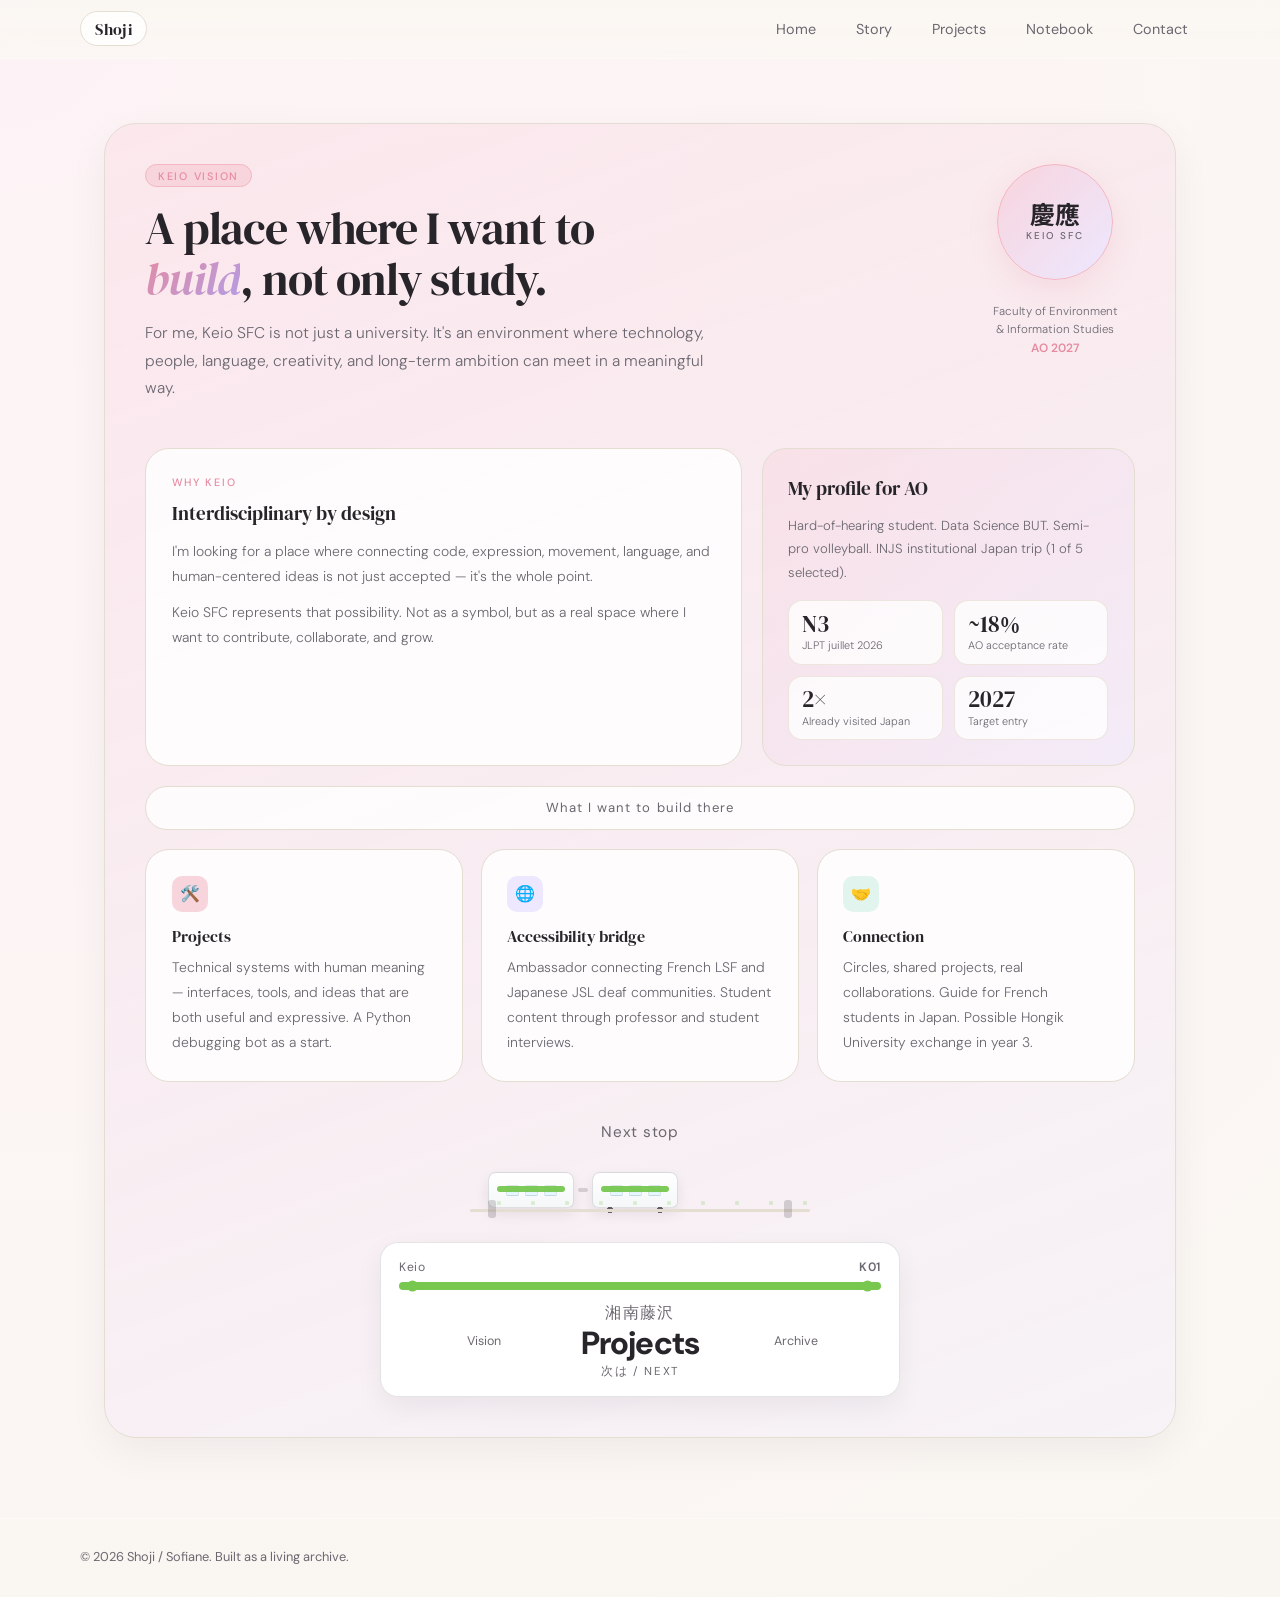
<file: keio.html>
<!DOCTYPE html>
<html lang="en">
<head>
  <meta charset="UTF-8">
  <title>Keio – Shoji</title>
  <meta name="viewport" content="width=device-width, initial-scale=1">
  <meta name="description" content="Shoji's vision for Keio SFC: future projects, direction, and purpose.">
  <link rel="stylesheet" href="style.css">
  <link rel="preconnect" href="https://fonts.googleapis.com">
  <link rel="preconnect" href="https://fonts.gstatic.com" crossorigin>
  <link href="https://fonts.googleapis.com/css2?family=DM+Serif+Display:ital@0;1&family=DM+Sans:ital,wght@0,300;0,400;0,500;0,600;1,300&family=Noto+Sans+JP:wght@400;500;700&display=swap" rel="stylesheet">
</head>
<body>

  <header class="site-header">
    <div class="container header-inner">
      <div class="logo">Shoji</div>
      <nav class="nav">
        <a href="index.html" class="nav-link">Home</a>
        <a href="story.html" class="nav-link">Story</a>
        <a href="project.html" class="nav-link">Projects</a>
        <a href="notebook.html" class="nav-link">Notebook</a>
        <a href="contact.html" class="nav-link">Contact</a>
      </nav>
    </div>
  </header>

  <main>
    <section class="section keio-page">
      <div class="container">
        <div class="keio-shell">

          <!-- HERO KEIO -->
          <div class="keio-hero">
            <div class="keio-hero-left">
              <div class="keio-eyebrow">
                <span class="keio-eyebrow-chip">Keio Vision</span>
              </div>
              <h1 class="keio-title">
                A place where I want to<br>
                <em>build</em>, not only study.
              </h1>
              <p class="keio-subtitle">
                For me, Keio SFC is not just a university. It's an environment where
                technology, people, language, creativity, and long-term ambition
                can meet in a meaningful way.
              </p>
            </div>

            <div class="keio-emblem-wrap">
              <div class="keio-emblem">
                <span class="keio-emblem-jp">慶應</span>
                <span class="keio-emblem-en">Keio SFC</span>
              </div>
              <p class="keio-emblem-label">
                Faculty of Environment<br>
                &amp; Information Studies<br>
                <span class="keio-emblem-year">AO 2027</span>
              </p>
            </div>
          </div>

          <!-- TOP GRID -->
          <div class="keio-top-grid">
            <div class="keio-card keio-main-card">
              <span class="keio-card-label">Why Keio</span>
              <h2>Interdisciplinary by design</h2>
              <p>
                I'm looking for a place where connecting code, expression, movement,
                language, and human-centered ideas is not just accepted — it's the whole point.
              </p>
              <p>
                Keio SFC represents that possibility. Not as a symbol, but as a real space
                where I want to contribute, collaborate, and grow.
              </p>
            </div>

            <div class="keio-card keio-stats-card">
              <h2>My profile for AO</h2>
              <p class="keio-stats-intro">
                Hard-of-hearing student. Data Science BUT. Semi-pro volleyball.
                INJS institutional Japan trip (1 of 5 selected).
              </p>
              <div class="keio-stat-grid">
                <div class="keio-stat">
                  <span class="keio-stat-val">N3</span>
                  <span class="keio-stat-label">JLPT juillet 2026</span>
                </div>
                <div class="keio-stat">
                  <span class="keio-stat-val">~18%</span>
                  <span class="keio-stat-label">AO acceptance rate</span>
                </div>
                <div class="keio-stat">
                  <span class="keio-stat-val">2×</span>
                  <span class="keio-stat-label">Already visited Japan</span>
                </div>
                <div class="keio-stat">
                  <span class="keio-stat-val">2027</span>
                  <span class="keio-stat-label">Target entry</span>
                </div>
              </div>
            </div>
          </div>

          <!-- DIVIDER -->
          <div class="keio-divider-pill">What I want to build there</div>

          <!-- BOTTOM GRID -->
          <div class="keio-bottom-grid">
            <article class="keio-card keio-mini-card">
              <div class="keio-mini-icon rose">🛠️</div>
              <h3>Projects</h3>
              <p>
                Technical systems with human meaning — interfaces, tools, and ideas
                that are both useful and expressive. A Python debugging bot as a start.
              </p>
            </article>

            <article class="keio-card keio-mini-card">
              <div class="keio-mini-icon lavender">🌐</div>
              <h3>Accessibility bridge</h3>
              <p>
                Ambassador connecting French LSF and Japanese JSL deaf communities.
                Student content through professor and student interviews.
              </p>
            </article>

            <article class="keio-card keio-mini-card">
              <div class="keio-mini-icon mint">🤝</div>
              <h3>Connection</h3>
              <p>
                Circles, shared projects, real collaborations. Guide for French students
                in Japan. Possible Hongik University exchange in year 3.
              </p>
            </article>
          </div>

          <!-- TRAIN CTA -->
          <div class="story-train-wrap">
            <a href="project.html" class="story-train-link" id="story-train-link" aria-label="Go to Projects">
              <span class="story-train-label">Next stop</span>

              <div class="story-train-track">
                <div class="jp-train" id="jp-train">
                  <div class="train-car train-front">
                    <span class="train-window"></span>
                    <span class="train-window"></span>
                    <span class="train-window"></span>
                  </div>
                  <div class="train-connector"></div>
                  <div class="train-car train-back">
                    <span class="train-window"></span>
                    <span class="train-window"></span>
                    <span class="train-window"></span>
                  </div>
                </div>
                <div class="track-line"></div>
                <div class="track-stop stop-left"></div>
                <div class="track-stop stop-right"></div>
              </div>

              <div class="station-card">
                <div class="station-top-row">
                  <span class="station-small">Keio</span>
                  <span class="station-small station-number">K01</span>
                </div>
                <div class="station-green-line">
                  <span class="station-dot left"></span>
                  <span class="station-dot right"></span>
                </div>
                <div class="station-main-row">
                  <span class="station-side-label">Vision</span>
                  <div class="station-center">
                    <span class="station-jp">湘南藤沢</span>
                    <span class="station-main-title">Projects</span>
                    <span class="station-subtitle">次は / Next</span>
                  </div>
                  <span class="station-side-label">Archive</span>
                </div>
              </div>
            </a>
          </div>

        </div>
      </div>
    </section>
  </main>

  <footer class="site-footer">
    <div class="container footer-inner">
      <p>© <span id="year"></span> Shoji / Sofiane. Built as a living archive.</p>
    </div>
  </footer>

  <script src="script.js"></script>
</body>
</html>
</file>
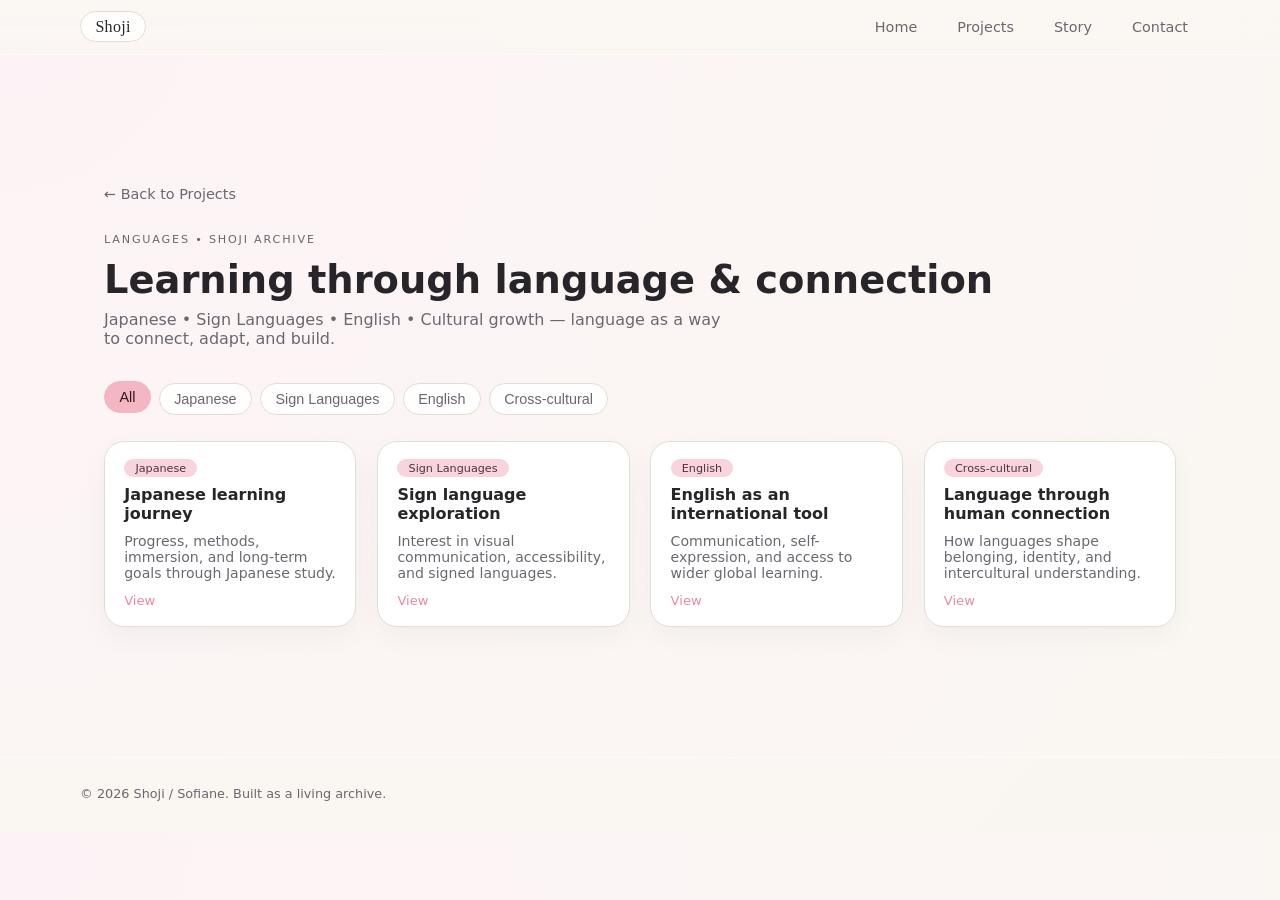
<file: lauguage.html>
<!DOCTYPE html>
<html lang="en">
<head>
  <meta charset="UTF-8">
  <title>Languages — Shoji / Projects</title>
  <meta name="viewport" content="width=device-width, initial-scale=1">
  <meta name="description" content="Language learning and communication journey by Shoji: Japanese, sign languages, English, and intercultural growth.">
  <link rel="stylesheet" href="style.css">
</head>
<body>
  <header class="site-header">
    <div class="container header-inner">
      <div class="logo">Shoji</div>
      <nav class="nav">
        <a href="index.html" class="nav-link">Home</a>
        <a href="project.html" class="nav-link">Projects</a>
        <a href="story.html" class="nav-link">Story</a>
        <a href="contact.html" class="nav-link">Contact</a>
      </nav>
    </div>
  </header>

  <main>
    <section class="section projects-landing">
      <div class="container">
        <a href="project.html" class="back-link">← Back to Projects</a>
        <p class="hero-kicker">Languages • Shoji Archive</p>
        <h1 class="projects-landing-title">Learning through language & connection</h1>
        <p class="projects-landing-subtitle">
          Japanese • Sign Languages • English • Cultural growth — language as a way to connect, adapt, and build.
        </p>

        <div class="subcat-row" role="tablist" aria-label="Languages subcategories">
          <button class="subcat-btn active" data-sub="all">All</button>
          <button class="subcat-btn" data-sub="japanese">Japanese</button>
          <button class="subcat-btn" data-sub="sign">Sign Languages</button>
          <button class="subcat-btn" data-sub="english">English</button>
          <button class="subcat-btn" data-sub="culture">Cross-cultural</button>
        </div>

        <div class="projects-grid subcat-grid" id="subcat-grid">
          <article class="project-card" data-category="japanese">
            <span class="project-pill">Japanese</span>
            <h3 class="project-title">Japanese learning journey</h3>
            <p class="project-desc">Progress, methods, immersion, and long-term goals through Japanese study.</p>
            <a class="project-link view-btn" href="#" data-id="l1">View</a>
          </article>

          <article class="project-card" data-category="sign">
            <span class="project-pill">Sign Languages</span>
            <h3 class="project-title">Sign language exploration</h3>
            <p class="project-desc">Interest in visual communication, accessibility, and signed languages.</p>
            <a class="project-link view-btn" href="#" data-id="l2">View</a>
          </article>

          <article class="project-card" data-category="english">
            <span class="project-pill">English</span>
            <h3 class="project-title">English as an international tool</h3>
            <p class="project-desc">Communication, self-expression, and access to wider global learning.</p>
            <a class="project-link view-btn" href="#" data-id="l3">View</a>
          </article>

          <article class="project-card" data-category="culture">
            <span class="project-pill">Cross-cultural</span>
            <h3 class="project-title">Language through human connection</h3>
            <p class="project-desc">How languages shape belonging, identity, and intercultural understanding.</p>
            <a class="project-link view-btn" href="#" data-id="l4">View</a>
          </article>
        </div>
      </div>
    </section>
  </main>

  <footer class="site-footer">
    <div class="container footer-inner">
      <p>© <span id="year"></span> Shoji / Sofiane. Built as a living archive.</p>
    </div>
  </footer>

  <div id="project-modal" class="modal" aria-hidden="true" role="dialog" aria-modal="true">
    <div class="modal-backdrop"></div>
    <div class="modal-panel" role="document">
      <button class="modal-close" aria-label="Close">×</button>
      <div class="modal-body">
        <h3 id="modal-title"></h3>
        <p id="modal-desc"></p>
        <div id="modal-media"></div>
      </div>
    </div>
  </div>

  <script src="script.js"></script>
</body>
</html>
</file>
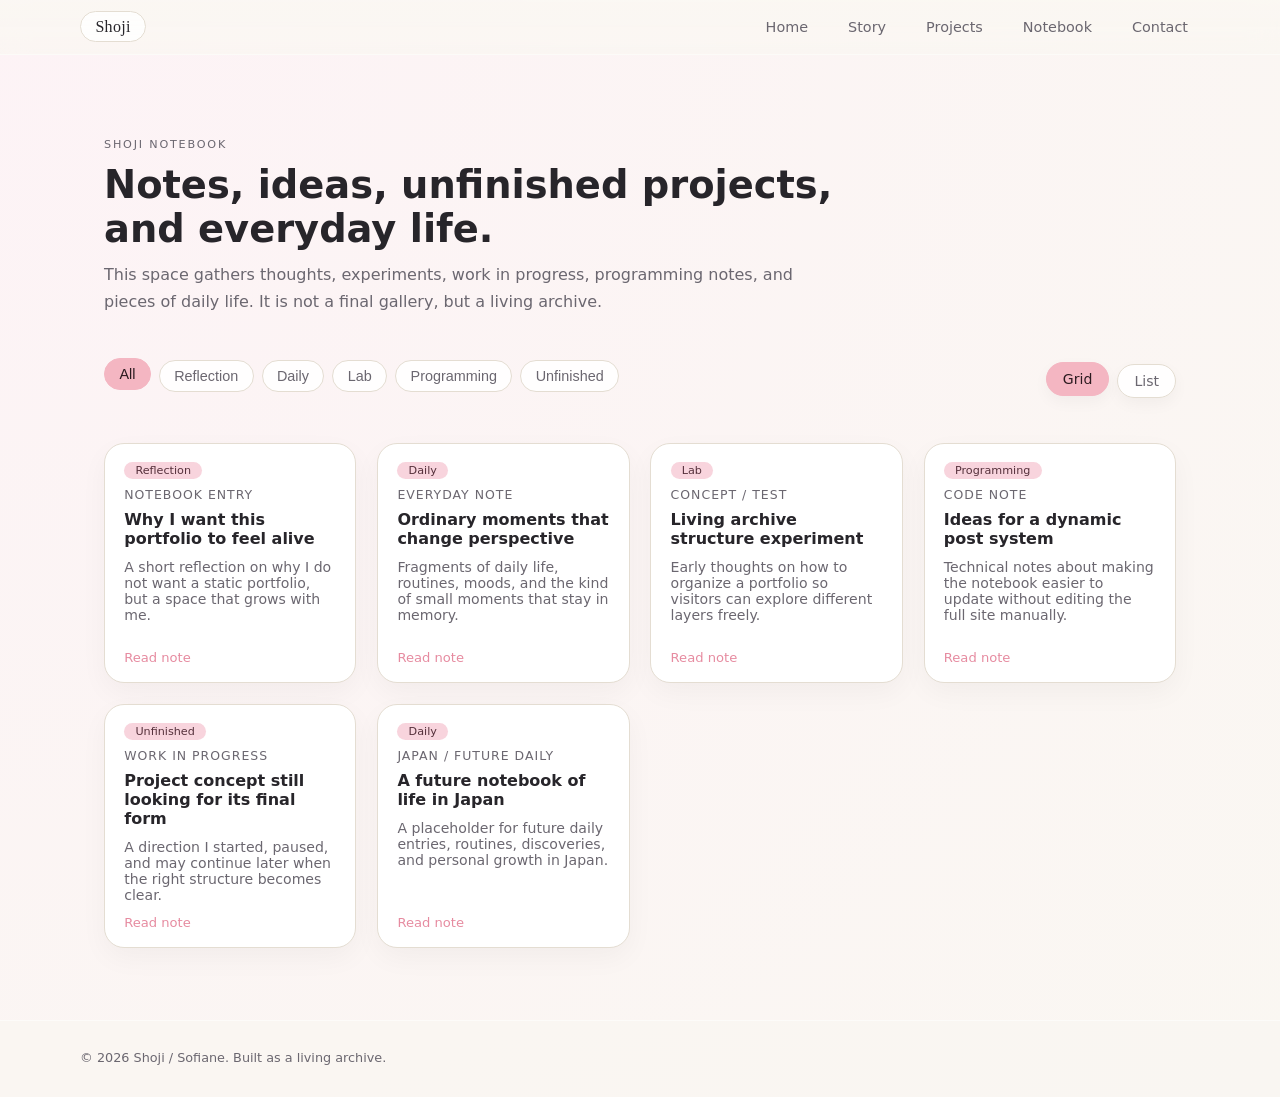
<file: notebook.html>
<!DOCTYPE html>
<html lang="en">
<head>
  <meta charset="UTF-8">
  <title>Notebook – Shoji</title>
  <meta name="viewport" content="width=device-width, initial-scale=1">
  <meta name="description" content="Notebook of Shoji / Sofiane: reflections, unfinished projects, programming notes, and daily life.">
  <link rel="stylesheet" href="style.css">
  <link rel="preconnect" href="https://fonts.googleapis.com">
  <link rel="preconnect" href="https://fonts.gstatic.com" crossorigin>
  <link href="https://fonts.googleapis.com/css2?family=Inter:wght@300;400;600;700&display=swap" rel="stylesheet">
</head>
<body>

  <header class="site-header">
    <div class="container header-inner">
      <div class="logo">Shoji</div>
      <nav class="nav">
        <a href="index.html" class="nav-link">Home</a>
        <a href="story.html" class="nav-link">Story</a>
        <a href="project.html" class="nav-link">Projects</a>
        <a href="notebook.html" class="nav-link">Notebook</a>
        <a href="contact.html" class="nav-link">Contact</a>
      </nav>
    </div>
  </header>

  <main>
    <section class="section notebook-hero">
      <div class="container">
        <p class="hero-kicker">Shoji Notebook</p>
        <h1 class="notebook-title">Notes, ideas, unfinished projects, and everyday life.</h1>
        <p class="notebook-subtitle">
          This space gathers thoughts, experiments, work in progress, programming notes,
          and pieces of daily life. It is not a final gallery, but a living archive.
        </p>

        <div class="notebook-toolbar">
          <div class="subcat-row" role="tablist" aria-label="Notebook categories">
            <button class="subcat-btn active" data-sub="all">All</button>
            <button class="subcat-btn" data-sub="reflection">Reflection</button>
            <button class="subcat-btn" data-sub="daily">Daily</button>
            <button class="subcat-btn" data-sub="lab">Lab</button>
            <button class="subcat-btn" data-sub="programming">Programming</button>
            <button class="subcat-btn" data-sub="unfinished">Unfinished</button>
          </div>
        
          <div class="view-switch" aria-label="View mode">
            <button class="view-mode-btn active" data-view="grid" type="button">Grid</button>
            <button class="view-mode-btn" data-view="list" type="button">List</button>
          </div>
        </div>

        <div class="projects-grid subcat-grid" id="subcat-grid">
          <article class="project-card notebook-card" data-category="reflection">
            <span class="project-pill">Reflection</span>
            <p class="notebook-meta">Notebook Entry</p>
            <h3 class="project-title">Why I want this portfolio to feel alive</h3>
            <p class="project-desc">
              A short reflection on why I do not want a static portfolio, but a space that grows with me.
            </p>
            <a class="project-link view-btn" href="#" data-id="n1">Read note</a>
          </article>

          <article class="project-card notebook-card" data-category="daily">
            <span class="project-pill">Daily</span>
            <p class="notebook-meta">Everyday Note</p>
            <h3 class="project-title">Ordinary moments that change perspective</h3>
            <p class="project-desc">
              Fragments of daily life, routines, moods, and the kind of small moments that stay in memory.
            </p>
            <a class="project-link view-btn" href="#" data-id="n2">Read note</a>
          </article>

          <article class="project-card notebook-card" data-category="lab">
            <span class="project-pill">Lab</span>
            <p class="notebook-meta">Concept / Test</p>
            <h3 class="project-title">Living archive structure experiment</h3>
            <p class="project-desc">
              Early thoughts on how to organize a portfolio so visitors can explore different layers freely.
            </p>
            <a class="project-link view-btn" href="#" data-id="n3">Read note</a>
          </article>

          <article class="project-card notebook-card" data-category="programming">
            <span class="project-pill">Programming</span>
            <p class="notebook-meta">Code Note</p>
            <h3 class="project-title">Ideas for a dynamic post system</h3>
            <p class="project-desc">
              Technical notes about making the notebook easier to update without editing the full site manually.
            </p>
            <a class="project-link view-btn" href="#" data-id="n4">Read note</a>
          </article>

          <article class="project-card notebook-card" data-category="unfinished">
            <span class="project-pill">Unfinished</span>
            <p class="notebook-meta">Work in Progress</p>
            <h3 class="project-title">Project concept still looking for its final form</h3>
            <p class="project-desc">
              A direction I started, paused, and may continue later when the right structure becomes clear.
            </p>
            <a class="project-link view-btn" href="#" data-id="n5">Read note</a>
          </article>

          <article class="project-card notebook-card" data-category="daily">
            <span class="project-pill">Daily</span>
            <p class="notebook-meta">Japan / Future Daily</p>
            <h3 class="project-title">A future notebook of life in Japan</h3>
            <p class="project-desc">
              A placeholder for future daily entries, routines, discoveries, and personal growth in Japan.
            </p>
            <a class="project-link view-btn" href="#" data-id="n6">Read note</a>
          </article>
        </div>
      </div>
    </section>
  </main>

  <footer class="site-footer">
    <div class="container footer-inner">
      <p>© <span id="year"></span> Shoji / Sofiane. Built as a living archive.</p>
    </div>
  </footer>

  <div id="project-modal" class="modal" aria-hidden="true" role="dialog" aria-modal="true">
    <div class="modal-backdrop"></div>
    <div class="modal-panel" role="document">
      <button class="modal-close" aria-label="Close">×</button>
      <div class="modal-body">
        <h3 id="modal-title"></h3>
        <p id="modal-desc"></p>
        <div id="modal-media"></div>
      </div>
    </div>
  </div>

  <script src="script.js"></script>
</body>
</html>
</file>
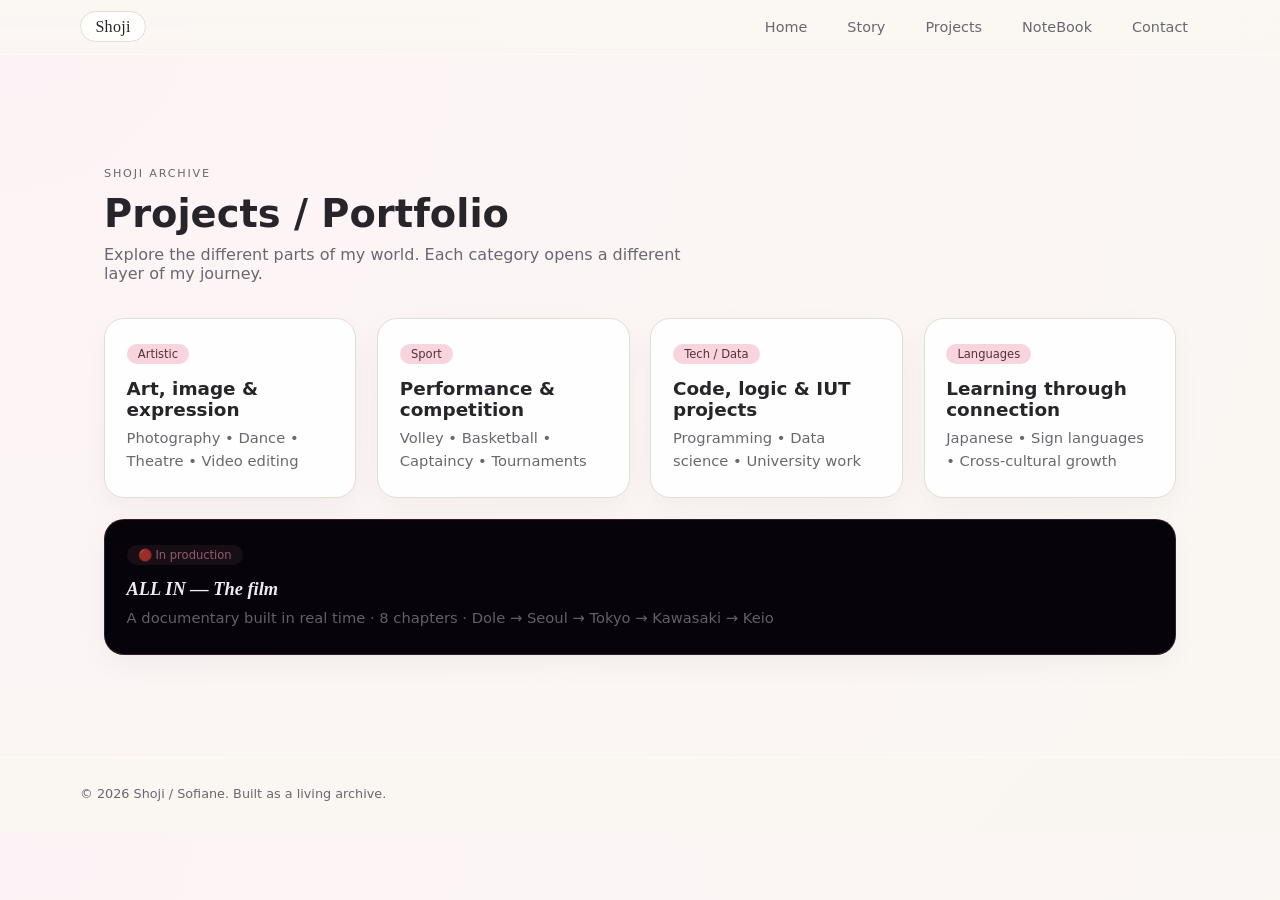
<file: project.html>
<!DOCTYPE html>
<html lang="en">
<head>
  <meta charset="UTF-8">
  <title>Projects / Portfolio – Shoji</title>
  <meta name="viewport" content="width=device-width, initial-scale=1">
  <meta name="description" content="Explore the different parts of Shoji's portfolio.">
  <link rel="stylesheet" href="style.css">
  <link rel="preconnect" href="https://fonts.googleapis.com">
  <link rel="preconnect" href="https://fonts.gstatic.com" crossorigin>
  <link href="https://fonts.googleapis.com/css2?family=Inter:wght@300;400;600;700&display=swap" rel="stylesheet">
</head>
<body>

  <header class="site-header">
    <div class="container header-inner">
      <div class="logo">Shoji</div>
      <nav class="nav">
        <a href="index.html" class="nav-link">Home</a>
        <a href="story.html" class="nav-link">Story</a>
        <a href="project.html" class="nav-link">Projects</a>
        <a href="notebook.html" class="nav-link">NoteBook</a>
        <a href="contact.html" class="nav-link">Contact</a>
      </nav>
    </div>
  </header>

  <main>
    <section class="section projects-landing">
      <div class="container">
        <p class="hero-kicker">Shoji Archive</p>
        <h1 class="projects-landing-title">Projects / Portfolio</h1>
        <p class="projects-landing-subtitle">
          Explore the different parts of my world.  
          Each category opens a different layer of my journey.
        </p>

        <div class="category-grid">
          <a href="artistic.html" class="category-card">
            <span class="category-label">Artistic</span>
            <h2>Art, image & expression</h2>
            <p>Photography • Dance • Theatre • Video editing</p>
          </a>

          <a href="sport.html" class="category-card">
            <span class="category-label">Sport</span>
            <h2>Performance & competition</h2>
            <p>Volley • Basketball • Captaincy • Tournaments</p>
          </a>

          <a href="tech.html" class="category-card">
            <span class="category-label">Tech / Data</span>
            <h2>Code, logic & IUT projects</h2>
            <p>Programming • Data science • University work</p>
          </a>

          <a href="lauguage.html" class="category-card">
            <span class="category-label">Languages</span>
            <h2>Learning through connection</h2>
            <p>Japanese • Sign languages • Cross-cultural growth</p>
          </a>

          <a href="allin.html" class="category-card" style="background:#06040a;border-color:rgba(230,139,160,.2);grid-column:1/-1;">
            <span class="category-label" style="color:rgba(230,139,160,.6);background:rgba(230,139,160,.08);border-color:rgba(230,139,160,.2);">🔴 In production</span>
            <h2 style="color:#f0eaf5;font-family:'DM Serif Display',serif;font-style:italic;">ALL IN — The film</h2>
            <p style="color:rgba(240,234,245,.4);">A documentary built in real time · 8 chapters · Dole → Seoul → Tokyo → Kawasaki → Keio</p>
          </a>
        </div>
      </div>
    </section>
  </main>

  <footer class="site-footer">
    <div class="container footer-inner">
      <p>© <span id="year"></span> Shoji / Sofiane. Built as a living archive.</p>
    </div>
  </footer>

  <script src="script.js"></script>
</body>
</html>
</file>
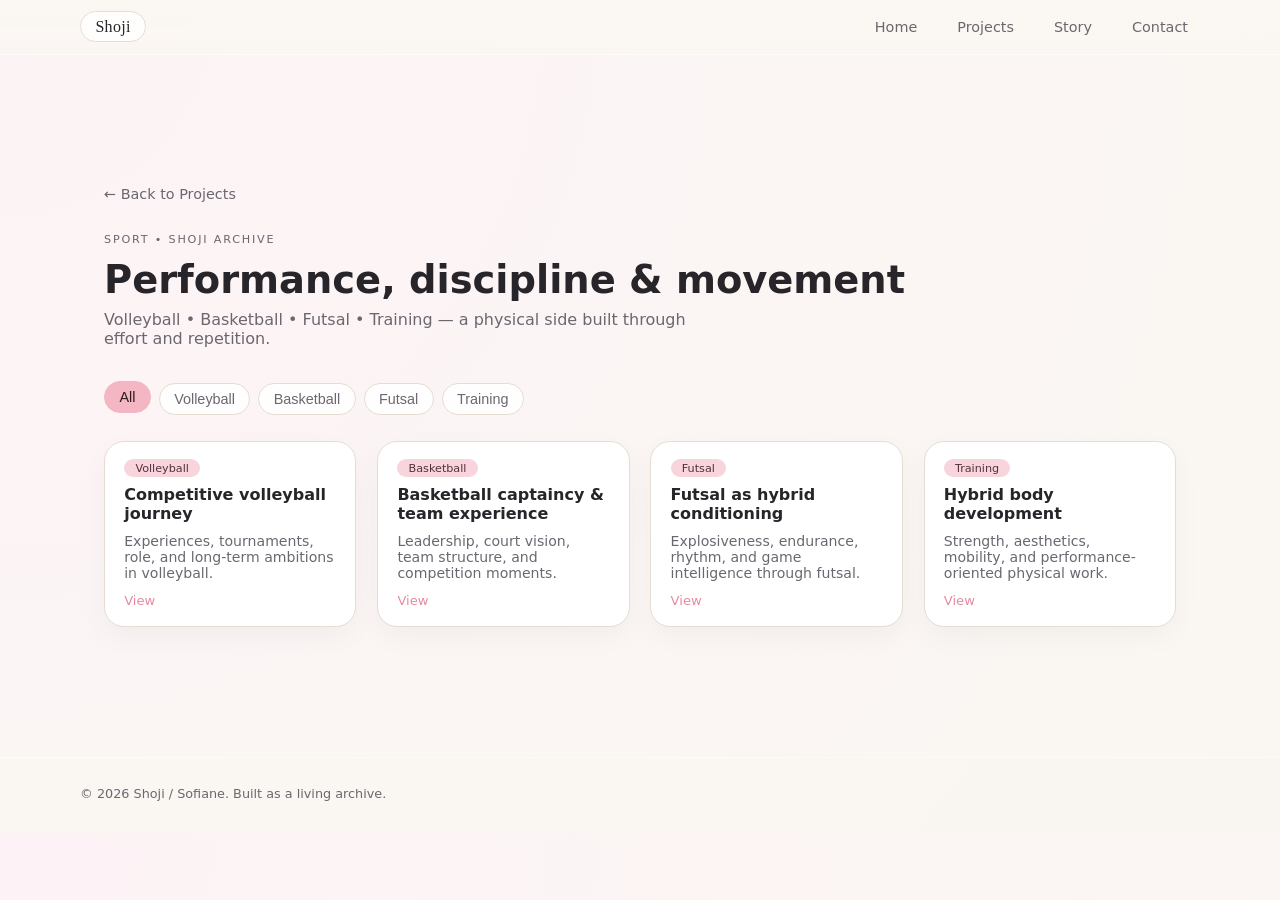
<file: sport.html>
<!DOCTYPE html>
<html lang="en">
<head>
  <meta charset="UTF-8">
  <title>Sport — Shoji / Projects</title>
  <meta name="viewport" content="width=device-width, initial-scale=1">
  <meta name="description" content="Sport projects and experiences by Shoji: volleyball, basketball, futsal, and training.">
  <link rel="stylesheet" href="style.css">
</head>
<body>
  <header class="site-header">
    <div class="container header-inner">
      <div class="logo">Shoji</div>
      <nav class="nav">
        <a href="index.html" class="nav-link">Home</a>
        <a href="project.html" class="nav-link">Projects</a>
        <a href="story.html" class="nav-link">Story</a>
        <a href="contact.html" class="nav-link">Contact</a>
      </nav>
    </div>
  </header>

  <main>
    <section class="section projects-landing">
      <div class="container">
        <a href="project.html" class="back-link">← Back to Projects</a>
        <p class="hero-kicker">Sport • Shoji Archive</p>
        <h1 class="projects-landing-title">Performance, discipline & movement</h1>
        <p class="projects-landing-subtitle">
          Volleyball • Basketball • Futsal • Training — a physical side built through effort and repetition.
        </p>

        <div class="subcat-row" role="tablist" aria-label="Sport subcategories">
          <button class="subcat-btn active" data-sub="all">All</button>
          <button class="subcat-btn" data-sub="volleyball">Volleyball</button>
          <button class="subcat-btn" data-sub="basketball">Basketball</button>
          <button class="subcat-btn" data-sub="futsal">Futsal</button>
          <button class="subcat-btn" data-sub="training">Training</button>
        </div>

        <div class="projects-grid subcat-grid" id="subcat-grid">
          <article class="project-card" data-category="volleyball">
            <span class="project-pill">Volleyball</span>
            <h3 class="project-title">Competitive volleyball journey</h3>
            <p class="project-desc">Experiences, tournaments, role, and long-term ambitions in volleyball.</p>
            <a class="project-link view-btn" href="#" data-id="s1">View</a>
          </article>

          <article class="project-card" data-category="basketball">
            <span class="project-pill">Basketball</span>
            <h3 class="project-title">Basketball captaincy & team experience</h3>
            <p class="project-desc">Leadership, court vision, team structure, and competition moments.</p>
            <a class="project-link view-btn" href="#" data-id="s2">View</a>
          </article>

          <article class="project-card" data-category="futsal">
            <span class="project-pill">Futsal</span>
            <h3 class="project-title">Futsal as hybrid conditioning</h3>
            <p class="project-desc">Explosiveness, endurance, rhythm, and game intelligence through futsal.</p>
            <a class="project-link view-btn" href="#" data-id="s3">View</a>
          </article>

          <article class="project-card" data-category="training">
            <span class="project-pill">Training</span>
            <h3 class="project-title">Hybrid body development</h3>
            <p class="project-desc">Strength, aesthetics, mobility, and performance-oriented physical work.</p>
            <a class="project-link view-btn" href="#" data-id="s4">View</a>
          </article>
        </div>
      </div>
    </section>
  </main>

  <footer class="site-footer">
    <div class="container footer-inner">
      <p>© <span id="year"></span> Shoji / Sofiane. Built as a living archive.</p>
    </div>
  </footer>

  <div id="project-modal" class="modal" aria-hidden="true" role="dialog" aria-modal="true">
    <div class="modal-backdrop"></div>
    <div class="modal-panel" role="document">
      <button class="modal-close" aria-label="Close">×</button>
      <div class="modal-body">
        <h3 id="modal-title"></h3>
        <p id="modal-desc"></p>
        <div id="modal-media"></div>
      </div>
    </div>
  </div>

  <script src="script.js"></script>
</body>
</html>
</file>
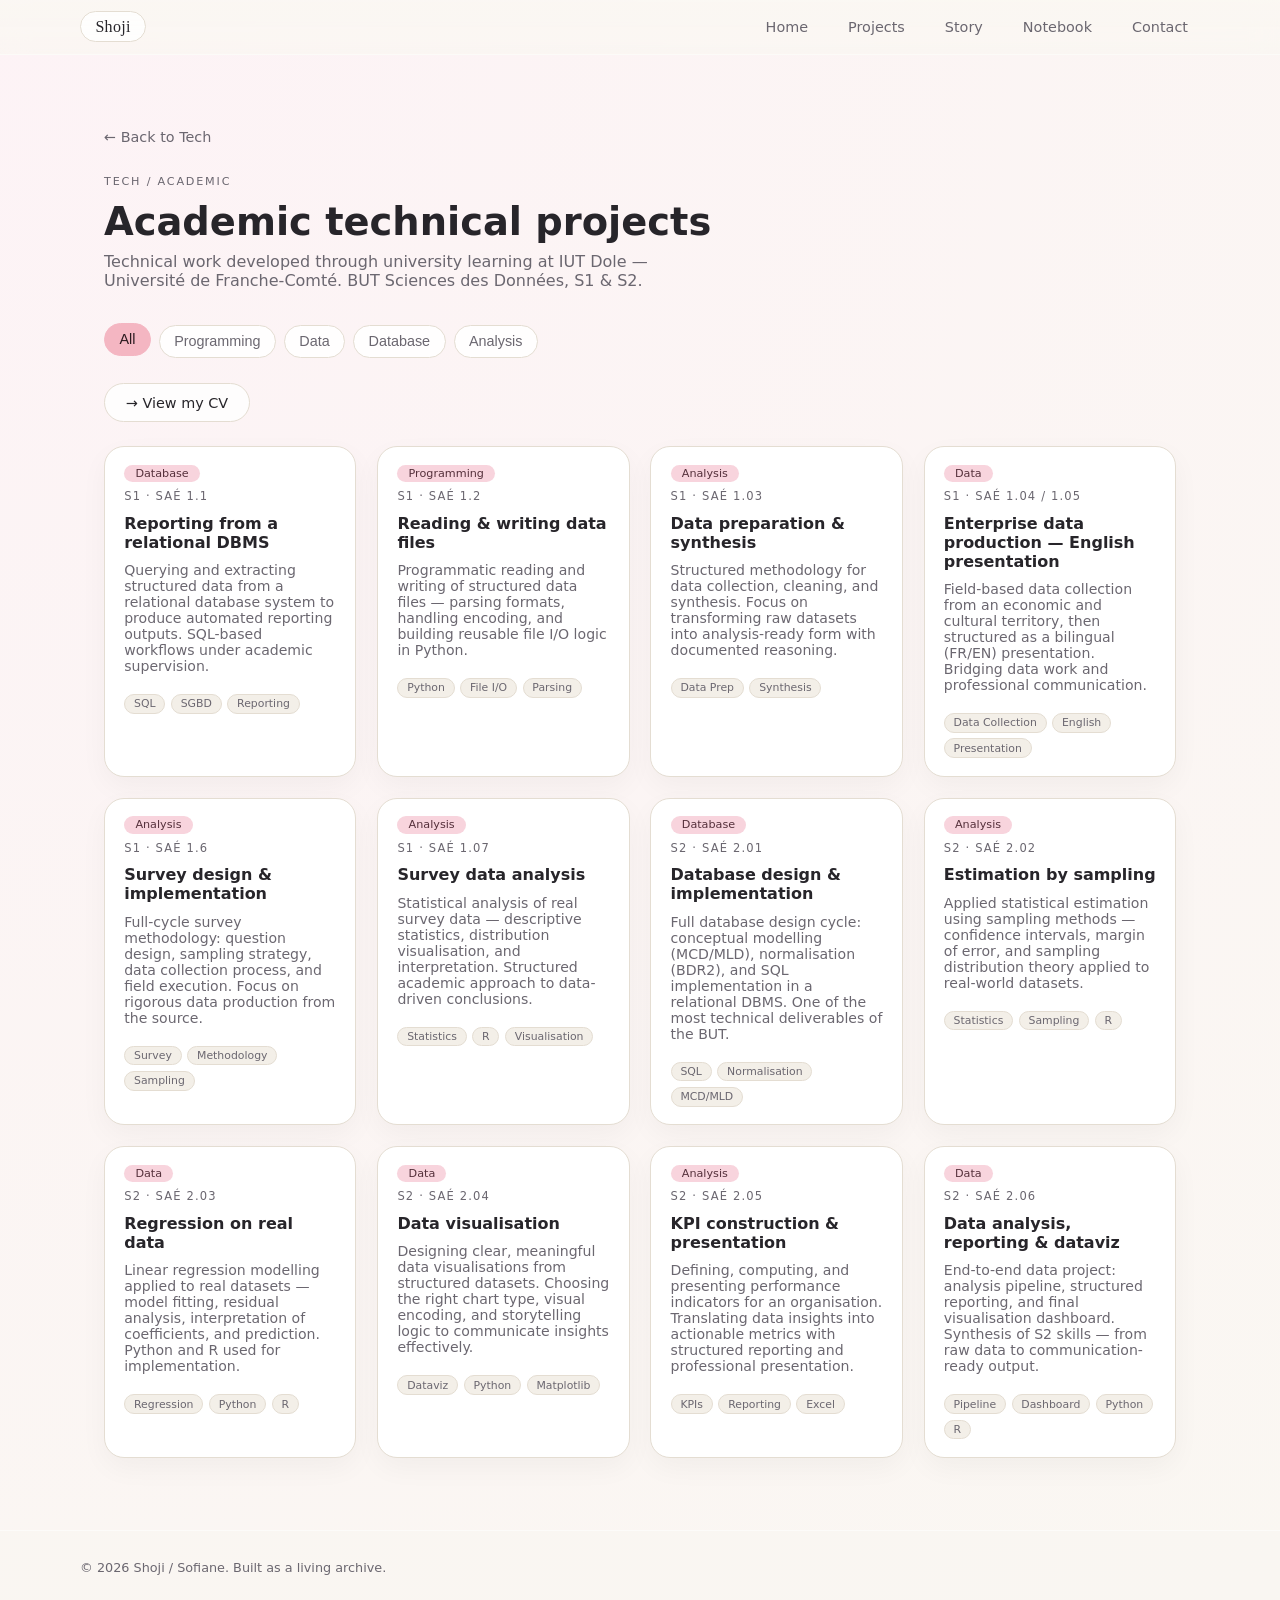
<file: tech-academic.html>
<!DOCTYPE html>
<html lang="en">
<head>
  <meta charset="UTF-8">
  <title>Tech Academic — Shoji / Projects</title>
  <meta name="viewport" content="width=device-width, initial-scale=1">
  <meta name="description" content="Academic tech projects by Shoji from university and IUT.">
  <link rel="stylesheet" href="style.css">
</head>
<body>
  <header class="site-header">
    <div class="container header-inner">
      <div class="logo">Shoji</div>
      <nav class="nav">
        <a href="index.html" class="nav-link">Home</a>
        <a href="project.html" class="nav-link">Projects</a>
        <a href="story.html" class="nav-link">Story</a>
        <a href="notebook.html" class="nav-link">Notebook</a>
        <a href="contact.html" class="nav-link">Contact</a>
      </nav>
    </div>
  </header>

  <main>
    <section class="section projects-landing">
      <div class="container">
        <a href="tech.html" class="back-link">← Back to Tech</a>
        <p class="hero-kicker">Tech / Academic</p>
        <h1 class="projects-landing-title">Academic technical projects</h1>
        <p class="projects-landing-subtitle">
          Technical work developed through university learning at IUT Dole — Université de Franche-Comté. BUT Sciences des Données, S1 & S2.
        </p>

        <div class="subcat-row" role="tablist" aria-label="Academic tech categories">
          <button class="subcat-btn active" data-sub="all">All</button>
          <button class="subcat-btn" data-sub="programming">Programming</button>
          <button class="subcat-btn" data-sub="data">Data</button>
          <button class="subcat-btn" data-sub="database">Database</button>
          <button class="subcat-btn" data-sub="analysis">Analysis</button>
        </div>

        <a href="cv.html" class="btn ghost" style="margin-bottom:1.5rem; display:inline-flex;">
          → View my CV
        </a>

        <div class="projects-grid subcat-grid" id="subcat-grid">

          <!-- S1 — SAÉ 1.1 -->
          <article class="project-card" data-category="database">
            <span class="project-pill">Database</span>
            <p class="project-meta">S1 · SAÉ 1.1</p>
            <h3 class="project-title">Reporting from a relational DBMS</h3>
            <p class="project-desc">Querying and extracting structured data from a relational database system to produce automated reporting outputs. SQL-based workflows under academic supervision.</p>
            <span class="project-tag-row"><span class="ptag">SQL</span><span class="ptag">SGBD</span><span class="ptag">Reporting</span></span>
          </article>

          <!-- S1 — SAÉ 1.2 -->
          <article class="project-card" data-category="programming">
            <span class="project-pill">Programming</span>
            <p class="project-meta">S1 · SAÉ 1.2</p>
            <h3 class="project-title">Reading & writing data files</h3>
            <p class="project-desc">Programmatic reading and writing of structured data files — parsing formats, handling encoding, and building reusable file I/O logic in Python.</p>
            <span class="project-tag-row"><span class="ptag">Python</span><span class="ptag">File I/O</span><span class="ptag">Parsing</span></span>
          </article>

          <!-- S1 — SAÉ 1.03 -->
          <article class="project-card" data-category="analysis">
            <span class="project-pill">Analysis</span>
            <p class="project-meta">S1 · SAÉ 1.03</p>
            <h3 class="project-title">Data preparation & synthesis</h3>
            <p class="project-desc">Structured methodology for data collection, cleaning, and synthesis. Focus on transforming raw datasets into analysis-ready form with documented reasoning.</p>
            <span class="project-tag-row"><span class="ptag">Data Prep</span><span class="ptag">Synthesis</span></span>
          </article>

          <!-- S1 — SAÉ 1.04/1.05 -->
          <article class="project-card" data-category="data">
            <span class="project-pill">Data</span>
            <p class="project-meta">S1 · SAÉ 1.04 / 1.05</p>
            <h3 class="project-title">Enterprise data production — English presentation</h3>
            <p class="project-desc">Field-based data collection from an economic and cultural territory, then structured as a bilingual (FR/EN) presentation. Bridging data work and professional communication.</p>
            <span class="project-tag-row"><span class="ptag">Data Collection</span><span class="ptag">English</span><span class="ptag">Presentation</span></span>
          </article>

          <!-- S1 — SAÉ 1.6 -->
          <article class="project-card" data-category="analysis">
            <span class="project-pill">Analysis</span>
            <p class="project-meta">S1 · SAÉ 1.6</p>
            <h3 class="project-title">Survey design & implementation</h3>
            <p class="project-desc">Full-cycle survey methodology: question design, sampling strategy, data collection process, and field execution. Focus on rigorous data production from the source.</p>
            <span class="project-tag-row"><span class="ptag">Survey</span><span class="ptag">Methodology</span><span class="ptag">Sampling</span></span>
          </article>

          <!-- S1 — SAÉ 1.07 -->
          <article class="project-card" data-category="analysis">
            <span class="project-pill">Analysis</span>
            <p class="project-meta">S1 · SAÉ 1.07</p>
            <h3 class="project-title">Survey data analysis</h3>
            <p class="project-desc">Statistical analysis of real survey data — descriptive statistics, distribution visualisation, and interpretation. Structured academic approach to data-driven conclusions.</p>
            <span class="project-tag-row"><span class="ptag">Statistics</span><span class="ptag">R</span><span class="ptag">Visualisation</span></span>
          </article>

          <!-- S2 — SAÉ 2.01 -->
          <article class="project-card" data-category="database">
            <span class="project-pill">Database</span>
            <p class="project-meta">S2 · SAÉ 2.01</p>
            <h3 class="project-title">Database design & implementation</h3>
            <p class="project-desc">Full database design cycle: conceptual modelling (MCD/MLD), normalisation (BDR2), and SQL implementation in a relational DBMS. One of the most technical deliverables of the BUT.</p>
            <span class="project-tag-row"><span class="ptag">SQL</span><span class="ptag">Normalisation</span><span class="ptag">MCD/MLD</span></span>
          </article>

          <!-- S2 — SAÉ 2.02 -->
          <article class="project-card" data-category="analysis">
            <span class="project-pill">Analysis</span>
            <p class="project-meta">S2 · SAÉ 2.02</p>
            <h3 class="project-title">Estimation by sampling</h3>
            <p class="project-desc">Applied statistical estimation using sampling methods — confidence intervals, margin of error, and sampling distribution theory applied to real-world datasets.</p>
            <span class="project-tag-row"><span class="ptag">Statistics</span><span class="ptag">Sampling</span><span class="ptag">R</span></span>
          </article>

          <!-- S2 — SAÉ 2.03 -->
          <article class="project-card" data-category="data">
            <span class="project-pill">Data</span>
            <p class="project-meta">S2 · SAÉ 2.03</p>
            <h3 class="project-title">Regression on real data</h3>
            <p class="project-desc">Linear regression modelling applied to real datasets — model fitting, residual analysis, interpretation of coefficients, and prediction. Python and R used for implementation.</p>
            <span class="project-tag-row"><span class="ptag">Regression</span><span class="ptag">Python</span><span class="ptag">R</span></span>
          </article>

          <!-- S2 — SAÉ 2.04 -->
          <article class="project-card" data-category="data">
            <span class="project-pill">Data</span>
            <p class="project-meta">S2 · SAÉ 2.04</p>
            <h3 class="project-title">Data visualisation</h3>
            <p class="project-desc">Designing clear, meaningful data visualisations from structured datasets. Choosing the right chart type, visual encoding, and storytelling logic to communicate insights effectively.</p>
            <span class="project-tag-row"><span class="ptag">Dataviz</span><span class="ptag">Python</span><span class="ptag">Matplotlib</span></span>
          </article>

          <!-- S2 — SAÉ 2.05 -->
          <article class="project-card" data-category="analysis">
            <span class="project-pill">Analysis</span>
            <p class="project-meta">S2 · SAÉ 2.05</p>
            <h3 class="project-title">KPI construction & presentation</h3>
            <p class="project-desc">Defining, computing, and presenting performance indicators for an organisation. Translating data insights into actionable metrics with structured reporting and professional presentation.</p>
            <span class="project-tag-row"><span class="ptag">KPIs</span><span class="ptag">Reporting</span><span class="ptag">Excel</span></span>
          </article>

          <!-- S2 — SAÉ 2.06 -->
          <article class="project-card" data-category="data">
            <span class="project-pill">Data</span>
            <p class="project-meta">S2 · SAÉ 2.06</p>
            <h3 class="project-title">Data analysis, reporting & dataviz</h3>
            <p class="project-desc">End-to-end data project: analysis pipeline, structured reporting, and final visualisation dashboard. Synthesis of S2 skills — from raw data to communication-ready output.</p>
            <span class="project-tag-row"><span class="ptag">Pipeline</span><span class="ptag">Dashboard</span><span class="ptag">Python</span><span class="ptag">R</span></span>
          </article>

        </div>
      </div>
    </section>
  </main>

  <footer class="site-footer">
    <div class="container footer-inner">
      <p>© <span id="year"></span> Shoji / Sofiane. Built as a living archive.</p>
    </div>
  </footer>

  <div id="project-modal" class="modal" aria-hidden="true" role="dialog" aria-modal="true">
    <div class="modal-backdrop"></div>
    <div class="modal-panel" role="document">
      <button class="modal-close" aria-label="Close">×</button>
      <div class="modal-body">
        <h3 id="modal-title"></h3>
        <p id="modal-desc"></p>
        <div id="modal-media"></div>
      </div>
    </div>
  </div>

  <style>
    .project-meta {
      font-size: 0.72rem;
      text-transform: uppercase;
      letter-spacing: 0.1em;
      color: var(--text-soft);
      margin: 0.1rem 0 0.15rem;
    }
    .project-tag-row {
      display: flex;
      flex-wrap: wrap;
      gap: 0.35rem;
      margin-top: 0.5rem;
    }
    .ptag {
      font-size: 0.68rem;
      padding: 0.15rem 0.55rem;
      border-radius: 999px;
      background: var(--bg-alt);
      border: 1px solid var(--border-soft);
      color: var(--text-soft);
    }
  </style>

  <script>
    document.getElementById('year').textContent = new Date().getFullYear();

    // Subcat filter
    const btns = document.querySelectorAll('.subcat-btn');
    const cards = document.querySelectorAll('#subcat-grid .project-card');

    function showCards(sub) {
      cards.forEach((c, i) => {
        const match = sub === 'all' || c.dataset.category === sub;
        c.style.display = match ? '' : 'none';
        if (match) {
          setTimeout(() => c.classList.add('visible'), i * 40);
        } else {
          c.classList.remove('visible');
        }
      });
    }

    btns.forEach(btn => {
      btn.addEventListener('click', () => {
        btns.forEach(b => b.classList.remove('active'));
        btn.classList.add('active');
        showCards(btn.dataset.sub);
      });
    });

    // Init visible
    requestAnimationFrame(() => showCards('all'));

    // Modal close
    document.querySelector('.modal-backdrop').addEventListener('click', () => {
      document.getElementById('project-modal').setAttribute('aria-hidden', 'true');
    });
    document.querySelector('.modal-close').addEventListener('click', () => {
      document.getElementById('project-modal').setAttribute('aria-hidden', 'true');
    });
  </script>
</body>
</html>
</file>
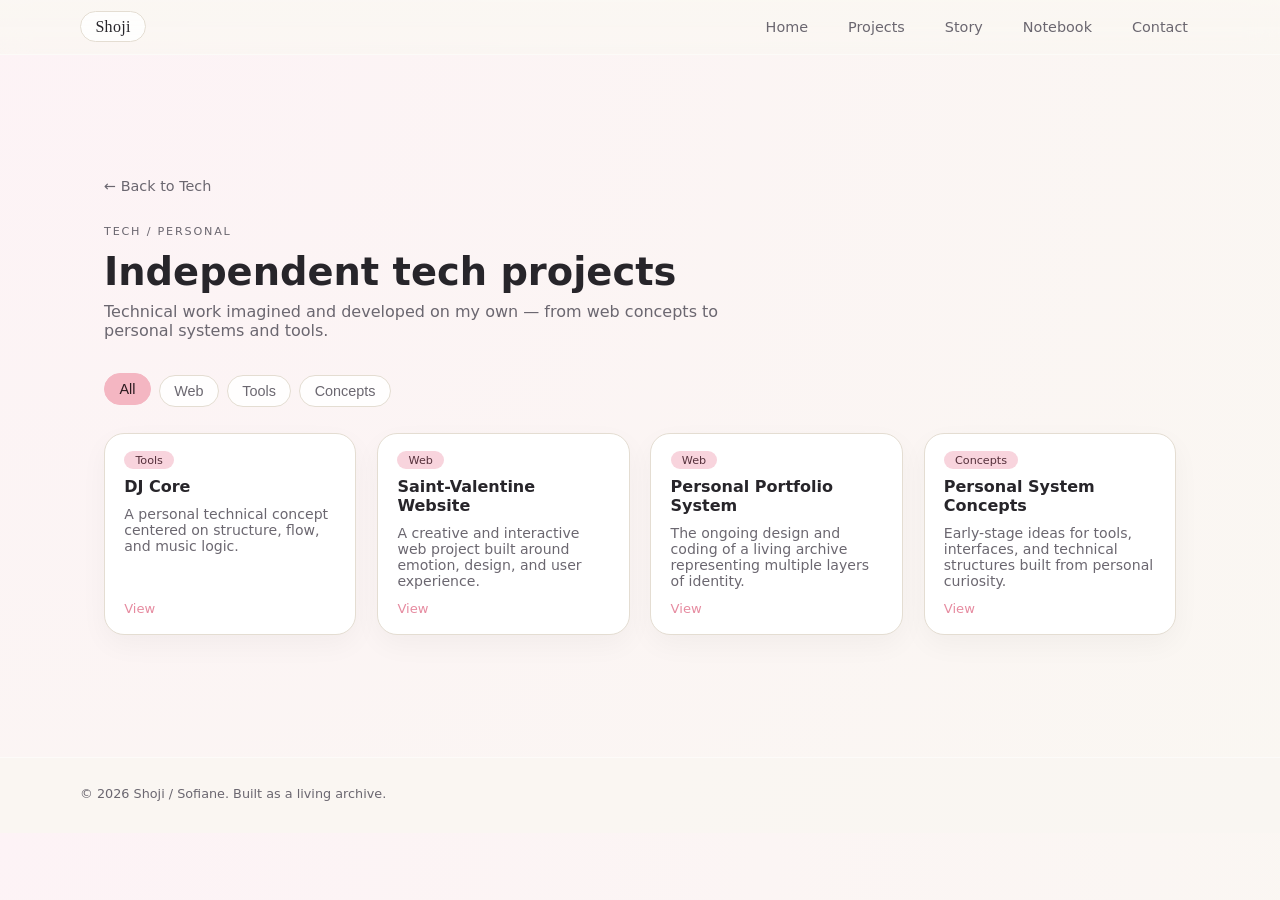
<file: tech-personal.html>
<!DOCTYPE html>
<html lang="en">
<head>
  <meta charset="UTF-8">
  <title>Tech Personal — Shoji / Projects</title>
  <meta name="viewport" content="width=device-width, initial-scale=1">
  <meta name="description" content="Personal tech projects by Shoji.">
  <link rel="stylesheet" href="style.css">
</head>
<body>
  <header class="site-header">
    <div class="container header-inner">
      <div class="logo">Shoji</div>
      <nav class="nav">
        <a href="index.html" class="nav-link">Home</a>
        <a href="project.html" class="nav-link">Projects</a>
        <a href="story.html" class="nav-link">Story</a>
        <a href="notebook.html" class="nav-link">Notebook</a>
        <a href="contact.html" class="nav-link">Contact</a>
      </nav>
    </div>
  </header>

  <main>
    <section class="section projects-landing">
      <div class="container">
        <a href="tech.html" class="back-link">← Back to Tech</a>
        <p class="hero-kicker">Tech / Personal</p>
        <h1 class="projects-landing-title">Independent tech projects</h1>
        <p class="projects-landing-subtitle">
          Technical work imagined and developed on my own — from web concepts to personal systems and tools.
        </p>

        <div class="subcat-row" role="tablist" aria-label="Personal tech categories">
          <button class="subcat-btn active" data-sub="all">All</button>
          <button class="subcat-btn" data-sub="web">Web</button>
          <button class="subcat-btn" data-sub="tools">Tools</button>
          <button class="subcat-btn" data-sub="concepts">Concepts</button>
        </div>

        <div class="projects-grid subcat-grid" id="subcat-grid">
          <article class="project-card" data-category="tools">
            <span class="project-pill">Tools</span>
            <h3 class="project-title">DJ Core</h3>
            <p class="project-desc">A personal technical concept centered on structure, flow, and music logic.</p>
            <a class="project-link view-btn" href="#" data-id="tp1">View</a>
          </article>

          <article class="project-card" data-category="web">
            <span class="project-pill">Web</span>
            <h3 class="project-title">Saint-Valentine Website</h3>
            <p class="project-desc">A creative and interactive web project built around emotion, design, and user experience.</p>
            <a class="project-link view-btn" href="#" data-id="tp2">View</a>
          </article>

          <article class="project-card" data-category="web">
            <span class="project-pill">Web</span>
            <h3 class="project-title">Personal Portfolio System</h3>
            <p class="project-desc">The ongoing design and coding of a living archive representing multiple layers of identity.</p>
            <a class="project-link view-btn" href="#" data-id="tp3">View</a>
          </article>

          <article class="project-card" data-category="concepts">
            <span class="project-pill">Concepts</span>
            <h3 class="project-title">Personal System Concepts</h3>
            <p class="project-desc">Early-stage ideas for tools, interfaces, and technical structures built from personal curiosity.</p>
            <a class="project-link view-btn" href="#" data-id="tp4">View</a>
          </article>
        </div>
      </div>
    </section>
  </main>

  <footer class="site-footer">
    <div class="container footer-inner">
      <p>© <span id="year"></span> Shoji / Sofiane. Built as a living archive.</p>
    </div>
  </footer>

  <div id="project-modal" class="modal" aria-hidden="true" role="dialog" aria-modal="true">
    <div class="modal-backdrop"></div>
    <div class="modal-panel" role="document">
      <button class="modal-close" aria-label="Close">×</button>
      <div class="modal-body">
        <h3 id="modal-title"></h3>
        <p id="modal-desc"></p>
        <div id="modal-media"></div>
      </div>
    </div>
  </div>

  <script src="script.js"></script>
</body>
</html>
</file>
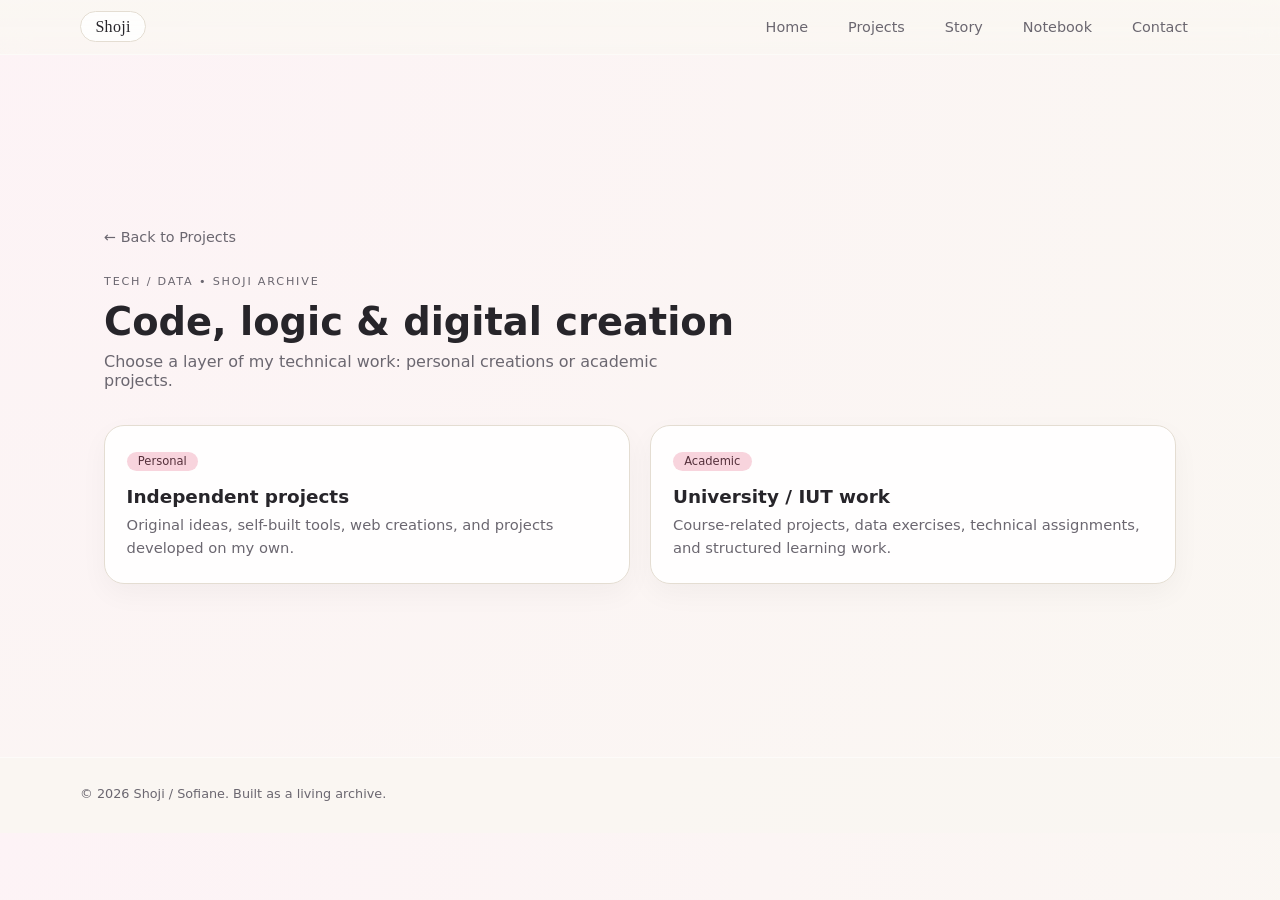
<file: tech.html>
<!DOCTYPE html>
<html lang="en">
<head>
  <meta charset="UTF-8">
  <title>Tech — Shoji / Projects</title>
  <meta name="viewport" content="width=device-width, initial-scale=1">
  <meta name="description" content="Choose between personal and academic tech projects by Shoji.">
  <link rel="stylesheet" href="style.css">
</head>
<body>
  <header class="site-header">
    <div class="container header-inner">
      <div class="logo">Shoji</div>
      <nav class="nav">
        <a href="index.html" class="nav-link">Home</a>
        <a href="project.html" class="nav-link">Projects</a>
        <a href="story.html" class="nav-link">Story</a>
        <a href="notebook.html" class="nav-link">Notebook</a>
        <a href="contact.html" class="nav-link">Contact</a>
      </nav>
    </div>
  </header>

  <main>
    <section class="section projects-landing">
      <div class="container">
        <a href="project.html" class="back-link">← Back to Projects</a>
        <p class="hero-kicker">Tech / Data • Shoji Archive</p>
        <h1 class="projects-landing-title">Code, logic & digital creation</h1>
        <p class="projects-landing-subtitle">
          Choose a layer of my technical work: personal creations or academic projects.
        </p>

        <div class="category-grid">
          <a href="tech-personal.html" class="category-card">
            <span class="category-label">Personal</span>
            <h2>Independent projects</h2>
            <p>Original ideas, self-built tools, web creations, and projects developed on my own.</p>
          </a>

          <a href="tech-academic.html" class="category-card">
            <span class="category-label">Academic</span>
            <h2>University / IUT work</h2>
            <p>Course-related projects, data exercises, technical assignments, and structured learning work.</p>
          </a>
        </div>
      </div>
    </section>
  </main>

  <footer class="site-footer">
    <div class="container footer-inner">
      <p>© <span id="year"></span> Shoji / Sofiane. Built as a living archive.</p>
    </div>
  </footer>

  <script src="script.js"></script>
</body>
</html>
</file>
<file: style.css>
:root {
  --bg: #faf7f2;
  --bg-alt: #f3efe8;
  --card: #ffffff;
  --accent: #f4b6c2; /* rose pastel */
  --accent-soft: #f8d4dd;
  --accent-strong: #e68ba0;
  --text: #27252a;
  --text-soft: #6b6770;
  --border-soft: #e4ddd2;
  --shadow-soft: 0 18px 40px rgba(15, 7, 32, 0.07);
  --radius-lg: 20px;
  --radius-sm: 999px;
}

/* RESET SIMPLE */
*,
*::before,
*::after {
  box-sizing: border-box;
}

body {
  margin: 0;
  font-family: "Inter", system-ui, -apple-system, BlinkMacSystemFont, sans-serif;
  background: radial-gradient(circle at top left, #fdf3f6, var(--bg));
  color: var(--text);
  -webkit-font-smoothing: antialiased;
}

img {
  max-width: 100%;
  display: block;
}

a {
  color: inherit;
  text-decoration: none;
}

.container {
  width: 100%;
  max-width: 1120px;
  margin: 0 auto;
  padding: 0 1.5rem;
}

/* HEADER */

.site-header {
  position: sticky;
  top: 0;
  z-index: 20;
  backdrop-filter: blur(14px);
  background: linear-gradient(
    to bottom,
    rgba(250, 247, 242, 0.92),
    rgba(250, 247, 242, 0.7)
  );
  border-bottom: 1px solid rgba(255, 255, 255, 0.4);
}

.header-inner {
  display: flex;
  align-items: center;
  justify-content: space-between;
  padding: 0.7rem 0;
}

.logo {
  font-weight: 700;
  letter-spacing: 0.08em;
  text-transform: uppercase;
  font-size: 0.9rem;
  padding: 0.35rem 0.9rem;
  border-radius: var(--radius-sm);
  border: 1px solid var(--border-soft);
  background: rgba(255, 255, 255, 0.8);
}

.nav {
  display: flex;
  gap: 1rem;
}

.nav-link {
  font-size: 0.9rem;
  padding: 0.4rem 0.75rem;
  border-radius: 999px;
  color: var(--text-soft);
  transition: background 0.2s, color 0.2s;
}

.nav-link:hover {
  background: rgba(244, 182, 194, 0.2);
  color: var(--text);
}

/* SECTIONS */

.section {
  padding: 4.5rem 0;
}

.section-alt {
  background: var(--bg-alt);
}

.section-title {
  font-size: 1.8rem;
  margin: 0 0 0.5rem;
}

.section-intro {
  max-width: 640px;
  color: var(--text-soft);
  margin: 0.25rem 0 2rem;
  font-size: 0.98rem;
}

/* HERO */

.hero {
  padding-top: 5rem;
  padding-bottom: 4rem;
}

.hero-inner {
  display: grid;
  grid-template-columns: minmax(0, 2.1fr) minmax(0, 1.4fr);
  gap: 2.5rem;
  align-items: center;
}

.hero-kicker {
  text-transform: uppercase;
  letter-spacing: 0.16em;
  font-size: 0.7rem;
  color: var(--text-soft);
  margin-bottom: 0.75rem;
}

.hero-title {
  font-size: 2.2rem;
  line-height: 1.2;
  margin: 0 0 0.5rem;
}

.hero-highlight {
  background: linear-gradient(120deg, var(--accent), #b6e3f4);
  -webkit-background-clip: text;
  color: transparent;
}

.hero-subtitle {
  font-size: 0.98rem;
  color: var(--text-soft);
  max-width: 520px;
  margin-bottom: 1.5rem;
}

.hero-actions {
  display: flex;
  flex-wrap: wrap;
  gap: 0.75rem;
  margin-bottom: 1.25rem;
}

.btn {
  display: inline-flex;
  align-items: center;
  justify-content: center;
  border-radius: 999px;
  padding: 0.65rem 1.3rem;
  font-size: 0.9rem;
  border: 1px solid transparent;
  cursor: pointer;
  transition: transform 0.12s ease, box-shadow 0.12s ease, background 0.15s ease;
}

.btn.primary {
  background: var(--accent);
  border-color: var(--accent);
  color: #2b1a1f;
  box-shadow: var(--shadow-soft);
}

.btn.primary:hover {
  transform: translateY(-1px);
  box-shadow: 0 22px 45px rgba(230, 139, 160, 0.4);
}

.btn.ghost {
  background: rgba(255, 255, 255, 0.7);
  border-color: var(--border-soft);
  color: var(--text);
}

.btn.ghost:hover {
  background: #ffffff;
}

.hero-tags {
  display: flex;
  flex-wrap: wrap;
  gap: 0.4rem;
}

.tag {
  font-size: 0.72rem;
  padding: 0.25rem 0.6rem;
  border-radius: 999px;
  background: rgba(244, 182, 194, 0.16);
  border: 1px dashed rgba(244, 182, 194, 0.7);
  color: var(--text-soft);
}

.hero-card {
  background: rgba(255, 255, 255, 0.9);
  border-radius: var(--radius-lg);
  padding: 1.5rem 1.5rem 1.4rem;
  box-shadow: var(--shadow-soft);
  border: 1px solid var(--border-soft);
}

.hero-card-title {
  font-size: 0.9rem;
  font-weight: 600;
  margin: 0 0 0.7rem;
}

.hero-card-list {
  list-style: none;
  padding: 0;
  margin: 0;
  font-size: 0.86rem;
  color: var(--text-soft);
}

.hero-card-list li {
  margin-bottom: 0.4rem;
}

/* ABOUT */

.about-grid {
  display: grid;
  grid-template-columns: repeat(auto-fit, minmax(230px, 1fr));
  gap: 1.5rem;
}

.about-block {
  background: rgba(255, 255, 255, 0.9);
  border-radius: var(--radius-lg);
  padding: 1.2rem 1.3rem;
  border: 1px solid var(--border-soft);
}

.about-block h3 {
  margin-top: 0;
  margin-bottom: 0.4rem;
  font-size: 1rem;
}

.about-block p {
  margin: 0;
  font-size: 0.92rem;
  color: var(--text-soft);
}

/* PROJECTS */

.section-header {
  display: flex;
  flex-direction: column;
  gap: 0.4rem;
  margin-bottom: 1.5rem;
}

.filters {
  display: flex;
  flex-wrap: wrap;
  gap: 0.5rem;
  margin-bottom: 1.5rem;
}

.filter-btn {
  border-radius: 999px;
  border: 1px solid var(--border-soft);
  background: rgba(255, 255, 255, 0.8);
  padding: 0.4rem 0.9rem;
  font-size: 0.8rem;
  cursor: pointer;
  color: var(--text-soft);
  transition: background 0.15s, color 0.15s, border-color 0.15s;
}

.filter-btn.active {
  background: var(--accent);
  color: #2b1a1f;
  border-color: var(--accent);
}

.filter-btn:hover:not(.active) {
  background: rgba(244, 182, 194, 0.25);
}

.projects-grid {
  display: grid;
  grid-template-columns: repeat(auto-fit, minmax(230px, 1fr));
  gap: 1.3rem;
}

.project-card {
  background: var(--card);
  border-radius: var(--radius-lg);
  padding: 1.1rem 1.2rem 1.1rem;
  border: 1px solid var(--border-soft);
  box-shadow: 0 10px 28px rgba(15, 7, 32, 0.04);
  display: flex;
  flex-direction: column;
  gap: 0.35rem;
  transition: transform 0.12s ease, box-shadow 0.12s ease, border-color 0.12s;
}

.project-card:hover {
  transform: translateY(-2px);
  box-shadow: 0 18px 36px rgba(15, 7, 32, 0.08);
  border-color: rgba(244, 182, 194, 0.8);
}

.project-pill {
  align-self: flex-start;
  font-size: 0.7rem;
  padding: 0.14rem 0.7rem;
  border-radius: 999px;
  background: var(--accent-soft);
  color: #55303b;
}

.project-title {
  margin: 0.15rem 0 0;
  font-size: 1rem;
}

.project-meta {
  margin: 0;
  font-size: 0.8rem;
  text-transform: uppercase;
  letter-spacing: 0.08em;
  color: var(--text-soft);
}

.project-desc {
  margin: 0.3rem 0 0.4rem;
  font-size: 0.88rem;
  color: var(--text-soft);
}

.project-link {
  font-size: 0.82rem;
  margin-top: auto;
  color: var(--accent-strong);
}

/* LAB */

.lab-grid {
  display: grid;
  grid-template-columns: repeat(auto-fit, minmax(230px, 1fr));
  gap: 1.2rem;
}

.lab-card {
  background: rgba(255, 255, 255, 0.9);
  border-radius: var(--radius-lg);
  padding: 1.1rem 1.2rem;
  border: 1px dashed var(--border-soft);
}

.lab-card h3 {
  margin-top: 0;
  margin-bottom: 0.4rem;
  font-size: 1rem;
}

.lab-card p {
  margin: 0;
  font-size: 0.9rem;
  color: var(--text-soft);
}

/* CONTACT */

.contact-box {
  background: rgba(255, 255, 255, 0.9);
  border-radius: var(--radius-lg);
  padding: 1.2rem 1.3rem;
  border: 1px solid var(--border-soft);
  max-width: 420px;
}

.contact-box p {
  margin: 0.2rem 0;
  font-size: 0.92rem;
}

/* FOOTER */

.site-footer {
  border-top: 1px solid rgba(255, 255, 255, 0.6);
  background: rgba(250, 247, 242, 0.9);
}

.footer-inner {
  padding: 1rem 0 1.2rem;
  font-size: 0.8rem;
  color: var(--text-soft);
}

/* RESPONSIVE */

@media (max-width: 800px) {
  .hero-inner {
    grid-template-columns: 1fr;
  }

  .hero-card {
    order: -1;
  }

  .nav {
    gap: 0.3rem;
  }

  .nav-link {
    font-size: 0.78rem;
    padding: 0.3rem 0.6rem;
  }
}

@media (max-width: 520px) {
  .hero-title {
    font-size: 1.7rem;
  }

  .section {
    padding: 3.3rem 0;
  }
}

/* PROJECTS LANDING PAGE */

.projects-landing {
  min-height: 78vh;
  display: flex;
  align-items: center;
}

.projects-landing-title {
  font-size: 2.4rem;
  margin: 0 0 0.5rem;
  line-height: 1.15;
}

.projects-landing-subtitle {
  max-width: 620px;
  color: var(--text-soft);
  margin: 0 0 2.2rem;
  font-size: 1rem;
}

.category-grid {
  display: grid;
  grid-template-columns: repeat(auto-fit, minmax(240px, 1fr));
  gap: 1.3rem;
  margin-top: 2rem;
}

.category-card {
  display: block;
  background: rgba(255, 255, 255, 0.92);
  border: 1px solid var(--border-soft);
  border-radius: var(--radius-lg);
  padding: 1.5rem 1.35rem;
  box-shadow: 0 10px 28px rgba(15, 7, 32, 0.04);
  transition: transform 0.18s ease, box-shadow 0.18s ease, border-color 0.18s ease;
}

.category-card:hover {
  transform: translateY(-4px);
  box-shadow: 0 18px 36px rgba(15, 7, 32, 0.08);
  border-color: rgba(244, 182, 194, 0.85);
}

.category-label {
  display: inline-block;
  font-size: 0.72rem;
  padding: 0.18rem 0.7rem;
  border-radius: 999px;
  background: var(--accent-soft);
  color: #55303b;
  margin-bottom: 0.9rem;
}

.category-card h2 {
  margin: 0 0 0.45rem;
  font-size: 1.15rem;
}

.category-card p {
  margin: 0;
  color: var(--text-soft);
  font-size: 0.92rem;
  line-height: 1.55;
}

/* SUBCATEGORY PILL ROW */
.subcat-row {
  display:flex;
  gap:0.5rem;
  margin-top:1rem;
  margin-bottom:1.6rem;
  flex-wrap:wrap;
}

.subcat-btn {
  padding:0.45rem 0.9rem;
  border-radius:999px;
  border:1px solid var(--border-soft);
  background:rgba(255,255,255,0.9);
  cursor:pointer;
  color:var(--text-soft);
  transition:transform .12s ease, background .12s, color .12s;
  font-size:0.9rem;
}

.subcat-btn.active {
  background:var(--accent);
  color:#2b1a1f;
  border-color:var(--accent);
  transform:translateY(-2px);
}

.subcat-grid .project-card {
  opacity: 0;
  transform: translateY(10px) scale(0.995);
  transition: opacity .3s ease, transform .3s ease;
}

.subcat-grid .project-card.visible {
  opacity: 1;
  transform: translateY(0) scale(1);
}

/* small stagger helper: we will set style via JS (delay) */

/* Modal */
.modal {
  position:fixed;
  inset:0;
  display:none;
  align-items:center;
  justify-content:center;
  z-index:60;
}
.modal[aria-hidden="false"] { display:flex; }
.modal-backdrop {
  position:absolute; inset:0; background:rgba(10,8,12,0.55); backdrop-filter: blur(2px);
}
.modal-panel {
  position:relative;
  max-width:900px;
  width:94%;
  margin:1.2rem;
  background:var(--card);
  border-radius:14px;
  padding:1.2rem;
  z-index:2;
  box-shadow: 0 24px 60px rgba(9,6,12,0.45);
}
.modal-close {
  position:absolute;
  right:0.6rem;
  top:0.4rem;
  background:transparent;
  border:0;
  font-size:1.3rem;
  cursor:pointer;
}
#modal-media img, #modal-media video { max-width:100%; display:block; margin-top:0.8rem; border-radius:8px; }

.back-link {
  display: inline-block;
  margin-bottom: 1.2rem;
  font-size: 0.9rem;
  color: var(--text-soft);
  transition: transform 0.15s ease, color 0.15s ease;
}

/* STORY PAGE */

.story-hero {
  padding-top: 5.5rem;
  padding-bottom: 2.5rem;
}

.story-title {
  font-size: 2.5rem;
  line-height: 1.15;
  max-width: 760px;
  margin: 0 0 0.8rem;
}

.story-subtitle {
  max-width: 720px;
  color: var(--text-soft);
  font-size: 1rem;
  line-height: 1.7;
  margin: 0;
}

.story-grid {
  display: grid;
  grid-template-columns: repeat(2, minmax(0, 1fr));
  gap: 1.4rem;
}

.story-card {
  background: rgba(255, 255, 255, 0.92);
  border: 1px solid var(--border-soft);
  border-radius: var(--radius-lg);
  padding: 1.4rem 1.4rem 1.3rem;
  box-shadow: 0 10px 28px rgba(15, 7, 32, 0.04);
}

.story-card h2 {
  margin-top: 0;
  margin-bottom: 0.8rem;
  font-size: 1.1rem;
}

.story-card p {
  margin: 0 0 0.9rem;
  color: var(--text-soft);
  font-size: 0.95rem;
  line-height: 1.75;
}

.story-card p:last-child {
  margin-bottom: 0;
}

.story-card-wide {
  grid-column: 1 / -1;
}

@media (max-width: 800px) {
  .story-grid {
    grid-template-columns: 1fr;
  }

  .story-card-wide {
    grid-column: auto;
  }

  .story-title {
    font-size: 2rem;
  }
}

.back-link:hover {
  transform: translateX(-3px);
  color: var(--accent-strong);
}

/* CONTACT PAGE */

.contact-page {
  min-height: 78vh;
  display: flex;
  align-items: center;
}

.contact-title {
  font-size: 2.4rem;
  margin: 0 0 0.6rem;
  line-height: 1.15;
}

.contact-subtitle {
  max-width: 680px;
  color: var(--text-soft);
  font-size: 1rem;
  line-height: 1.7;
  margin: 0 0 2rem;
}

.contact-grid {
  display: grid;
  grid-template-columns: repeat(auto-fit, minmax(240px, 1fr));
  gap: 1.3rem;
  margin-top: 1.8rem;
}

.contact-card {
  background: rgba(255, 255, 255, 0.92);
  border: 1px solid var(--border-soft);
  border-radius: var(--radius-lg);
  padding: 1.4rem 1.3rem;
  box-shadow: 0 10px 28px rgba(15, 7, 32, 0.04);
}

.contact-card h2 {
  margin: 0 0 0.5rem;
  font-size: 1.05rem;
}

.contact-card p {
  margin: 0 0 0.9rem;
  color: var(--text-soft);
  font-size: 0.92rem;
  line-height: 1.65;
}
.contact-text {
  color: var(--text);
  font-size: 0.92rem;
}
.contact-link {
  color: var(--accent-strong);
  font-size: 0.92rem;
  word-break: break-word;
}

/* NOTEBOOK PAGE */

.notebook-hero {
  min-height: 78vh;
  display: flex;
  align-items: center;
}

.notebook-title {
  font-size: 2.4rem;
  margin: 0 0 0.6rem;
  line-height: 1.15;
  max-width: 760px;
}

.notebook-subtitle {
  max-width: 720px;
  color: var(--text-soft);
  font-size: 1rem;
  line-height: 1.7;
  margin: 0 0 1.8rem;
}

.notebook-card {
  min-height: 240px;
}

.notebook-meta {
  margin: 0.15rem 0 0;
  font-size: 0.78rem;
  text-transform: uppercase;
  letter-spacing: 0.08em;
  color: var(--text-soft);
}

.notebook-toolbar {
  display: flex;
  justify-content: space-between;
  align-items: center;
  gap: 1rem;
  flex-wrap: wrap;
  margin-bottom: 1.6rem;
}

.view-switch {
  display: flex;
  gap: 0.5rem;
  align-items: center;
}

.view-mode-btn {
  appearance: none;
  -webkit-appearance: none;
  border: 1px solid var(--border-soft);
  background: rgba(255, 255, 255, 0.92);
  color: var(--text-soft);
  font-family: inherit;
  font-size: 0.88rem;
  line-height: 1;
  padding: 0.55rem 1rem;
  border-radius: 999px;
  cursor: pointer;
  box-shadow: 0 6px 16px rgba(15, 7, 32, 0.04);
  transition: transform 0.12s ease, background 0.12s ease, color 0.12s ease, border-color 0.12s ease;
}

.view-mode-btn:hover {
  background: rgba(244, 182, 194, 0.18);
  color: var(--text);
}

.view-mode-btn.active {
  background: var(--accent);
  color: #2b1a1f;
  border-color: var(--accent);
  transform: translateY(-2px);
}

#subcat-grid.grid-view {
  display: grid;
  grid-template-columns: repeat(auto-fit, minmax(230px, 1fr));
  gap: 1.3rem;
}

#subcat-grid.list-view {
  display: flex;
  flex-direction: column;
  gap: 1rem;
}

#subcat-grid.list-view .project-card {
  width: 100%;
  min-height: auto;
}

/* STORY EDITORIAL PAGE */

.story-editorial {
  padding-top: 4.8rem;
  padding-bottom: 5rem;
}

.story-editorial-shell {
  background: var(--accent-soft);
  border-radius: 28px;
  padding: 2rem;
}

.story-mini-label {
  text-transform: uppercase;
  letter-spacing: 0.14em;
  font-size: 0.72rem;
  color: var(--text-soft);
  margin: 0 0 0.8rem;
}

.story-editorial-title {
  font-size: 3.4rem;
  line-height: 1;
  margin: 0 0 1.8rem;
  max-width: 760px;
  font-weight: 800;
  letter-spacing: -0.04em;
}

.story-top-grid {
  display: grid;
  grid-template-columns: 2fr 1fr;
  gap: 1.4rem;
  margin-bottom: 1.5rem;
}

.story-intro-card {
  background: rgba(255, 255, 255, 0.42);
  border-radius: 34px;
  padding: 1.2rem;
}

.story-intro-inner {
  background: rgba(255, 255, 255, 0.72);
  border-radius: 28px;
  padding: 1.5rem 1.6rem;
  min-height: 260px;
  border: 1px solid var(--border-soft);
}

.story-photo-card {
  background: rgba(255, 255, 255, 0.72);
  border-radius: 28px;
  min-height: 320px;
  display: flex;
  align-items: center;
  justify-content: center;
  border: 1px solid var(--border-soft);
}

.story-path-pill {
  width: 100%;
  text-align: center;
  background: rgba(255, 255, 255, 0.72);
  border-radius: 999px;
  padding: 0.8rem 1rem;
  margin-bottom: 1.4rem;
  color: var(--text-soft);
  font-size: 1rem;
  border: 1px solid var(--border-soft);
}

.story-large-card {
  background: rgba(255, 255, 255, 0.72);
  border-radius: 28px;
  padding: 1.7rem 1.6rem;
  min-height: 320px;
  border: 1px solid var(--border-soft);
}

.story-intro-inner h2,
.story-large-card h2 {
  margin: 0 0 0.85rem;
  font-size: 1.05rem;
  font-weight: 800;
}

.story-intro-inner p,
.story-large-card p {
  margin: 0 0 1rem;
  color: var(--text-soft);
  font-size: 0.96rem;
  line-height: 1.8;
}

.story-intro-inner p:last-child,
.story-large-card p:last-child {
  margin-bottom: 0;
}



.story-photo-placeholder {
  color: #5f5257;
  font-size: 1rem;
  text-align: center;
}


.story-bottom-grid {
  display: grid;
  grid-template-columns: 1fr 1fr;
  gap: 1.4rem;
}


.story-large-card h2 {
  font-size: 1.1rem;
}

.story-next-link-wrap {
  display: flex;
  justify-content: center;
  margin-top: 2.2rem;
}

.story-next-link {
  display: inline-flex;
  flex-direction: column;
  align-items: center;
  gap: 0.35rem;
  color: var(--text-soft);
  transition: transform 0.15s ease, color 0.15s ease;
}

.story-next-link:hover {
  transform: translateY(3px);
  color: var(--text);
}

.story-next-text {
  font-size: 0.9rem;
  letter-spacing: 0.04em;
}

.story-next-arrow {
  font-size: 1.5rem;
  line-height: 1;
}

@media (max-width: 900px) {
  .story-editorial-title {
    font-size: 2.5rem;
  }

  .story-top-grid,
  .story-bottom-grid {
    grid-template-columns: 1fr;
  }

  .story-photo-card,
  .story-large-card,
  .story-intro-inner {
    min-height: auto;
  }
}

@media (max-width: 560px) {
  .story-editorial-shell {
    padding: 1.2rem;
    border-radius: 22px;
  }

  .story-editorial-title {
    font-size: 2rem;
  }

  .story-intro-inner,
  .story-large-card {
    padding: 1.2rem;
  }
}

/* KEIO PAGE */

.keio-page {
  padding-top: 4.8rem;
  padding-bottom: 5rem;
}

.keio-shell {
  background: linear-gradient(180deg, rgba(248, 212, 221, 0.55), rgba(255, 255, 255, 0.72));
  border: 1px solid var(--border-soft);
  border-radius: 32px;
  padding: 2.2rem;
  box-shadow: 0 14px 36px rgba(15, 7, 32, 0.05);
}

.keio-label {
  text-transform: uppercase;
  letter-spacing: 0.14em;
  font-size: 0.72rem;
  color: var(--text-soft);
  margin: 0 0 0.9rem;
}

.keio-title {
  font-size: 3.1rem;
  line-height: 1.02;
  margin: 0 0 1rem;
  max-width: 760px;
  font-weight: 800;
  letter-spacing: -0.04em;
}

.keio-subtitle {
  max-width: 760px;
  color: var(--text-soft);
  font-size: 1rem;
  line-height: 1.8;
  margin: 0 0 2rem;
}

.keio-top-grid {
  display: grid;
  grid-template-columns: 1.7fr 1fr;
  gap: 1.4rem;
  margin-bottom: 1.5rem;
}

.keio-main-card,
.keio-side-card,
.keio-card {
  background: rgba(255, 255, 255, 0.78);
  border: 1px solid var(--border-soft);
  border-radius: 28px;
  padding: 1.6rem;
}

.keio-main-card h2,
.keio-card h2 {
  margin: 0 0 0.9rem;
  font-size: 1.08rem;
  font-weight: 800;
}

.keio-main-card p,
.keio-card p {
  margin: 0 0 1rem;
  color: var(--text-soft);
  font-size: 0.96rem;
  line-height: 1.8;
}

.keio-main-card p:last-child,
.keio-card p:last-child {
  margin-bottom: 0;
}

.keio-side-card {
  min-height: 280px;
  display: flex;
  align-items: center;
  justify-content: center;
}

.keio-side-placeholder {
  color: var(--text-soft);
  text-align: center;
  font-size: 1rem;
}

.keio-divider-pill {
  width: 100%;
  text-align: center;
  background: rgba(255, 255, 255, 0.8);
  border: 1px solid var(--border-soft);
  border-radius: 999px;
  padding: 0.85rem 1rem;
  margin-bottom: 1.5rem;
  color: var(--text-soft);
  font-size: 0.98rem;
}

.keio-bottom-grid {
  display: grid;
  grid-template-columns: repeat(3, 1fr);
  gap: 1.3rem;
}

.keio-card {
  min-height: 220px;
}

.keio-next-link-wrap {
  display: flex;
  justify-content: center;
  margin-top: 2rem;
}

.keio-next-link {
  display: inline-flex;
  flex-direction: column;
  align-items: center;
  gap: 0.35rem;
  color: var(--text-soft);
  transition: transform 0.15s ease, color 0.15s ease;
}

.keio-next-link:hover {
  transform: translateY(3px);
  color: var(--text);
}

.keio-next-text {
  font-size: 0.9rem;
  letter-spacing: 0.04em;
}

.keio-next-arrow {
  font-size: 1.5rem;
  line-height: 1;
}

@media (max-width: 960px) {
  .keio-title {
    font-size: 2.4rem;
  }

  .keio-top-grid,
  .keio-bottom-grid {
    grid-template-columns: 1fr;
  }

  .keio-side-card,
  .keio-card {
    min-height: auto;
  }
}

@media (max-width: 560px) {
  .keio-shell {
    padding: 1.3rem;
    border-radius: 24px;
  }

  .keio-title {
    font-size: 2rem;
  }

  .keio-main-card,
  .keio-side-card,
  .keio-card {
    padding: 1.2rem;
  }
}

/* STORY TRAIN TO KEIO */

.story-train-wrap {
  display: flex;
  justify-content: center;
  margin-top: 2.5rem;
}

.story-train-link {
  display: inline-flex;
  flex-direction: column;
  align-items: center;
  gap: 0.9rem;
  color: var(--text-soft);
  min-width: 320px;
  width: 100%;
  max-width: 540px;
}

.story-train-label {
  font-size: 0.96rem;
  letter-spacing: 0.05em;
  transition: color 0.2s ease;
}

.story-train-link:hover .story-train-label {
  color: var(--text);
}

.story-train-track {
  position: relative;
  width: 340px;
  height: 72px;
  overflow: hidden;
}

.track-line {
  position: absolute;
  left: 0;
  right: 0;
  bottom: 16px;
  height: 3px;
  background: var(--border-soft);
  border-radius: 999px;
}

.track-line::before {
  content: "";
  position: absolute;
  left: 0;
  right: 0;
  top: -10px;
  height: 8px;
  background:
    radial-gradient(circle, rgba(120,200,80,0.22) 0 2px, transparent 2.5px) 12px center / 34px 8px repeat-x;
}

.story-train-label {
  font-size: 0.96rem;
  letter-spacing: 0.05em;
  color: var(--text-soft);
  transition: color 0.2s ease;
}

.story-train-link:hover .story-train-label {
  color: var(--text);
}

.track-stop {
  position: absolute;
  bottom: 10px;
  width: 8px;
  height: 18px;
  background: rgba(39, 37, 42, 0.18);
  border-radius: 3px;
}

.stop-left {
  left: 18px;
}

.stop-right {
  right: 18px;
}

.jp-train {
  position: absolute;
  left: 18px;
  bottom: 20px;
  display: flex;
  align-items: center;
  gap: 4px;
  transform: translateX(0);
  transition: transform 0.85s cubic-bezier(.22,.8,.22,1);
  will-change: transform;
}

.train-car {
  position: relative;
  width: 86px;
  height: 36px;
  border-radius: 8px 8px 6px 6px;
  background: linear-gradient(180deg, #ffffff 0%, #f5f7f8 100%);
  border: 1px solid rgba(39, 37, 42, 0.14);
  box-shadow: 0 6px 14px rgba(15, 7, 32, 0.08);
  display: flex;
  align-items: center;
  justify-content: center;
  gap: 6px;
}

.train-front::before,
.train-back::before {
  content: "";
  position: absolute;
  left: 8px;
  right: 8px;
  top: 13px;
  height: 6px;
  background: #78c850; /* vibe Yamanote / JR green */
  border-radius: 999px;
  opacity: 0.95;
}

.train-front::after,
.train-back::after {
  content: "";
  position: absolute;
  left: 8px;
  right: 8px;
  bottom: -6px;
  height: 6px;
  background:
    radial-gradient(circle, rgba(39,37,42,0.7) 0 3px, transparent 3.5px) left center / 18px 6px no-repeat,
    radial-gradient(circle, rgba(39,37,42,0.7) 0 3px, transparent 3.5px) right center / 18px 6px no-repeat;
}

.train-window {
  width: 13px;
  height: 11px;
  border-radius: 2px;
  background: linear-gradient(180deg, #c8e7f6 0%, #edf8fd 100%);
  border: 1px solid rgba(39, 37, 42, 0.08);
}

.train-connector {
  width: 10px;
  height: 4px;
  background: rgba(39, 37, 42, 0.16);
  border-radius: 999px;
}

.story-train-link:hover .jp-train {
  transform: translateX(14px);
}

.story-train-link.is-departing .jp-train {
  transform: translateX(215px);
}

.story-train-link.is-departing .train-window {
  animation: train-window-flash 0.25s linear infinite;
}

.train-front {
  overflow: hidden;
}

.train-front::after {
  content: "";
  position: absolute;
  left: 6px;
  right: 6px;
  bottom: -6px;
  height: 6px;
  background:
    radial-gradient(circle, rgba(39,37,42,0.7) 0 3px, transparent 3.5px) left center / 18px 6px no-repeat,
    radial-gradient(circle, rgba(39,37,42,0.7) 0 3px, transparent 3.5px) right center / 18px 6px no-repeat;
}

@keyframes train-window-flash {
  0% { opacity: 1; }
  50% { opacity: 0.72; }
  100% { opacity: 1; }
}

@media (max-width: 560px) {
  .station-card {
    padding: 0.85rem 0.9rem 0.95rem;
  }

  .station-main-row {
    grid-template-columns: 1fr;
    gap: 0.45rem;
  }

  .station-side-label {
    display: none;
  }

  .station-main-title {
    font-size: 1.7rem;
  }

  .station-jp {
    font-size: 0.92rem;
  }
}

/* JR STATION CARD */

.station-card {
  width: min(520px, 100%);
  background: rgba(255, 255, 255, 0.96);
  border: 1px solid rgba(39, 37, 42, 0.12);
  border-radius: 18px;
  box-shadow: 0 10px 28px rgba(15, 7, 32, 0.06);
  padding: 0.95rem 1.15rem 1.05rem;
  overflow: hidden;
}

.station-top-row {
  display: flex;
  justify-content: space-between;
  align-items: center;
  margin-bottom: 0.45rem;
}

.station-small {
  font-size: 0.76rem;
  color: var(--text-soft);
  letter-spacing: 0.04em;
}

.station-number {
  font-weight: 600;
}

.station-green-line {
  position: relative;
  height: 8px;
  background: #78c850;
  border-radius: 999px;
  margin-bottom: 0.75rem;
}

.station-dot {
  position: absolute;
  top: 50%;
  width: 11px;
  height: 11px;
  border-radius: 50%;
  background: #78c850;
  transform: translateY(-50%);
}

.station-dot.left {
  left: 8px;
}

.station-dot.right {
  right: 8px;
}

.station-main-row {
  display: grid;
  grid-template-columns: 1fr auto 1fr;
  align-items: center;
  gap: 0.8rem;
}

.station-side-label {
  font-size: 0.78rem;
  color: var(--text-soft);
  text-align: center;
}

.station-center {
  display: flex;
  flex-direction: column;
  align-items: center;
  text-align: center;
}

.station-jp {
  font-size: 1rem;
  color: var(--text-soft);
  margin-bottom: 0.2rem;
  letter-spacing: 0.08em;
}

.station-main-title {
  font-size: 2rem;
  font-weight: 800;
  letter-spacing: -0.03em;
  line-height: 1;
  color: var(--text);
}

.station-subtitle {
  margin-top: 0.35rem;
  font-size: 0.72rem;
  color: var(--text-soft);
  text-transform: uppercase;
  letter-spacing: 0.14em;
}

.station-card {
  transition: transform 0.2s ease, box-shadow 0.2s ease;
}

.story-train-link:hover .station-card {
  transform: translateY(-3px);
  box-shadow: 0 18px 40px rgba(15, 7, 32, 0.08);
}

/* ============================================================
   HOMEPAGE REDESIGN — append these rules to your style.css
   (they override the old hero + about sections)
   ============================================================ */

/* FONTS — make sure your <head> loads DM Serif Display + DM Sans + Noto Sans JP
   Replace the old Inter import with:

   <link href="https://fonts.googleapis.com/css2?family=DM+Serif+Display:ital@0;1&family=DM+Sans:ital,wght@0,300;0,400;0,500;0,600;1,300&family=Noto+Sans+JP:wght@400;500;700&display=swap" rel="stylesheet">
*/

body {
  font-family: 'DM Sans', system-ui, -apple-system, sans-serif;
}

/* LOGO */
.logo {
  font-family: 'DM Serif Display', serif;
  font-size: 1rem;
  font-weight: 400;
  letter-spacing: 0.02em;
  text-transform: none;
}

/* ── HERO ── */

.hero {
  padding-top: 5rem;
  padding-bottom: 3rem;
}

.hero-inner {
  display: grid;
  grid-template-columns: minmax(0, 2fr) minmax(0, 1fr);
  gap: 2.5rem;
  align-items: center;
}

/* Eyebrow */
.hero-eyebrow {
  display: flex;
  align-items: center;
  gap: 0.5rem;
  margin-bottom: 1.4rem;
}

.eyebrow-dot {
  width: 6px;
  height: 6px;
  border-radius: 50%;
  background: var(--accent-strong);
  animation: eyebrow-pulse 2.2s ease-in-out infinite;
}

@keyframes eyebrow-pulse {
  0%, 100% { opacity: 1; transform: scale(1); }
  50%       { opacity: 0.45; transform: scale(0.65); }
}

.eyebrow-text {
  font-size: 0.72rem;
  letter-spacing: 0.18em;
  text-transform: uppercase;
  color: var(--text-soft);
  font-weight: 500;
}

.jp-label {
  font-family: 'Noto Sans JP', sans-serif;
  font-size: 0.72rem;
  margin-right: 0.3rem;
  color: var(--text-soft);
}

/* Title */
.hero-title {
  font-family: 'DM Serif Display', serif;
  font-size: 3.2rem;
  line-height: 1.06;
  letter-spacing: -0.025em;
  margin: 0 0 1rem;
  font-weight: 400;
  color: var(--text);
}

.hero-title em {
  font-style: italic;
  background: linear-gradient(135deg, var(--accent-strong), #b09de8);
  -webkit-background-clip: text;
  -webkit-text-fill-color: transparent;
  background-clip: text;
}

.hero-subtitle-inline {
  display: block;
  font-family: 'DM Serif Display', serif;
  font-size: 1.9rem;
  font-style: italic;
  color: var(--text-soft);
  letter-spacing: -0.01em;
  -webkit-text-fill-color: var(--text-soft); /* reset gradient */
}

/* Subtitle paragraph */
.hero-subtitle {
  font-size: 0.97rem;
  color: var(--text-soft);
  line-height: 1.78;
  max-width: 480px;
  margin-bottom: 1.8rem;
  font-weight: 300;
}

/* Buttons */
.btn.primary {
  background: var(--text);
  border-color: var(--text);
  color: var(--bg);
  font-weight: 500;
}

.btn.primary:hover {
  transform: translateY(-1px);
  background: #2d2530;
  box-shadow: 0 14px 36px rgba(30, 26, 32, 0.22);
}

.btn.ghost {
  background: rgba(255, 255, 255, 0.82);
  border-color: var(--border-soft);
  color: var(--text);
  font-weight: 500;
}

/* Tags */
.tag {
  font-family: 'Noto Sans JP', 'DM Sans', sans-serif;
  font-size: 0.72rem;
}

/* ── FOCUS CARD (hero-card redesign) ── */

.hero-card {
  background: var(--card);
  border-radius: 24px;
  border: 1px solid var(--border-soft);
  box-shadow: 0 20px 50px rgba(15, 7, 32, 0.07);
  overflow: hidden;
  animation: float-card 4.5s ease-in-out infinite;
}

@keyframes float-card {
  0%, 100% { transform: translateY(0); }
  50%       { transform: translateY(-7px); }
}

.hero-card-header {
  background: linear-gradient(135deg, var(--accent-soft), #ede8ff);
  padding: 1rem 1.3rem;
  border-bottom: 1px solid rgba(228, 221, 210, 0.5);
}

.hero-card-header-top {
  display: flex;
  justify-content: space-between;
  align-items: center;
}

.hero-card-label {
  font-size: 0.68rem;
  letter-spacing: 0.16em;
  text-transform: uppercase;
  color: var(--text-soft);
  font-weight: 500;
}

.hero-card-badge {
  font-size: 0.62rem;
  padding: 0.18rem 0.55rem;
  border-radius: 999px;
  background: var(--accent-strong);
  color: #fff;
  font-weight: 600;
  letter-spacing: 0.04em;
}

.hero-card-body {
  padding: 0.5rem 1.3rem 1rem;
}

/* Focus items inside card */
.focus-item {
  display: flex;
  align-items: center;
  gap: 0.7rem;
  padding: 0.6rem 0;
  border-bottom: 1px solid rgba(228, 221, 210, 0.45);
}

.focus-item:last-child {
  border-bottom: none;
}

.focus-icon {
  width: 30px;
  height: 30px;
  min-width: 30px;
  border-radius: 9px;
  display: flex;
  align-items: center;
  justify-content: center;
  font-size: 0.9rem;
}

.focus-icon.rose     { background: var(--accent-soft); }
.focus-icon.lavender { background: #ede8ff; }
.focus-icon.mint     { background: #e1f5ee; }
.focus-icon.amber    { background: #faeeda; }
.focus-icon.blue     { background: #e6f1fb; }

.focus-item-text {
  flex: 1;
  display: flex;
  flex-direction: column;
  gap: 0.05rem;
}

.focus-item-title {
  font-size: 0.83rem;
  font-weight: 500;
  color: var(--text);
  line-height: 1.3;
}

.focus-item-sub {
  font-size: 0.71rem;
  color: var(--text-soft);
  font-weight: 300;
}

.focus-arrow {
  font-size: 1rem;
  color: var(--border-soft);
  line-height: 1;
}

/* ── SECTION DIVIDER ── */

.section-divider {
  display: flex;
  align-items: center;
  gap: 1rem;
  margin-bottom: 2.5rem;
  padding-top: 0.5rem;
}

.divider-line {
  flex: 1;
  height: 1px;
  background: var(--border-soft);
}

.divider-label {
  font-size: 0.7rem;
  letter-spacing: 0.18em;
  text-transform: uppercase;
  color: var(--text-soft);
  font-weight: 500;
  white-space: nowrap;
}

/* ── ABOUT SECTION ── */

.about-section {
  padding-top: 0;
  padding-bottom: 2rem;
}

.about-grid {
  display: grid;
  grid-template-columns: repeat(3, 1fr);
  gap: 1.1rem;
}

.about-card {
  background: var(--card);
  border-radius: 20px;
  border: 1px solid var(--border-soft);
  padding: 1.4rem 1.3rem;
  transition: transform 0.15s ease, box-shadow 0.15s ease;
  cursor: default;
}

.about-card:hover {
  transform: translateY(-3px);
  box-shadow: 0 14px 36px rgba(15, 7, 32, 0.06);
}

.about-card-icon {
  display: block;
  font-size: 1.1rem;
  margin-bottom: 0.8rem;
}

.about-card h3 {
  font-family: 'DM Serif Display', serif;
  font-size: 1rem;
  font-weight: 400;
  margin: 0 0 0.45rem;
  color: var(--text);
}

.about-card p {
  font-size: 0.84rem;
  color: var(--text-soft);
  line-height: 1.7;
  margin: 0;
  font-weight: 300;
}

/* ── SCROLL HINT ── */

.scroll-hint {
  text-align: center;
  padding: 1.5rem 0 3rem;
  color: var(--text-soft);
  font-size: 0.75rem;
  letter-spacing: 0.12em;
  opacity: 0.55;
}

/* ── RESPONSIVE ── */

@media (max-width: 860px) {
  .hero-inner {
    grid-template-columns: 1fr;
  }

  .hero-card {
    animation: none;
    order: -1;
    max-width: 420px;
  }

  .hero-title {
    font-size: 2.4rem;
  }

  .hero-subtitle-inline {
    font-size: 1.5rem;
  }

  .about-grid {
    grid-template-columns: 1fr;
    gap: 0.9rem;
  }
}

@media (max-width: 520px) {
  .hero-title {
    font-size: 2rem;
  }

  .hero-subtitle-inline {
    font-size: 1.25rem;
  }
}
/* ============================================================
   KEIO PAGE REDESIGN — colle ces règles à la fin de style.css
   (après les règles homepage que t'as déjà ajoutées)
   ============================================================ */

.keio-page {
  padding-top: 4rem;
  padding-bottom: 5rem;
}

/* SHELL */
.keio-shell {
  background: linear-gradient(160deg, rgba(248, 212, 221, 0.38), rgba(237, 232, 255, 0.28));
  border: 1px solid var(--border-soft);
  border-radius: 32px;
  padding: 2.5rem;
  box-shadow: 0 14px 40px rgba(15, 7, 32, 0.05);
}

/* ── HERO KEIO ── */

.keio-hero {
  display: grid;
  grid-template-columns: 1fr auto;
  gap: 3rem;
  align-items: start;
  margin-bottom: 2.8rem;
}

.keio-eyebrow {
  margin-bottom: 1rem;
}

.keio-eyebrow-chip {
  display: inline-block;
  font-size: 0.68rem;
  letter-spacing: 0.16em;
  text-transform: uppercase;
  font-weight: 500;
  color: var(--accent-strong);
  padding: 0.24rem 0.75rem;
  border-radius: 999px;
  background: var(--accent-soft);
  border: 1px solid var(--accent);
}

.keio-title {
  font-family: 'DM Serif Display', serif;
  font-size: 2.9rem;
  line-height: 1.08;
  letter-spacing: -0.025em;
  margin: 0 0 1rem;
  font-weight: 400;
  color: var(--text);
}

.keio-title em {
  font-style: italic;
  background: linear-gradient(135deg, var(--accent-strong), #b09de8);
  -webkit-background-clip: text;
  -webkit-text-fill-color: transparent;
  background-clip: text;
}

.keio-subtitle {
  font-size: 0.97rem;
  color: var(--text-soft);
  line-height: 1.8;
  max-width: 560px;
  font-weight: 300;
  margin: 0;
}

/* EMBLEM */
.keio-emblem-wrap {
  display: flex;
  flex-direction: column;
  align-items: center;
  gap: 0.75rem;
  min-width: 160px;
}

.keio-emblem {
  width: 116px;
  height: 116px;
  border-radius: 50%;
  background: linear-gradient(135deg, var(--accent-soft), #ede8ff);
  border: 1px solid var(--accent);
  display: flex;
  flex-direction: column;
  align-items: center;
  justify-content: center;
  gap: 0.15rem;
  box-shadow: 0 10px 30px rgba(230, 139, 160, 0.18);
  animation: float-card 4.5s ease-in-out infinite;
}

.keio-emblem-jp {
  font-family: 'Noto Sans JP', sans-serif;
  font-size: 1.55rem;
  font-weight: 700;
  color: var(--text);
  line-height: 1;
}

.keio-emblem-en {
  font-size: 0.62rem;
  letter-spacing: 0.2em;
  text-transform: uppercase;
  color: var(--text-soft);
  font-weight: 500;
}

.keio-emblem-label {
  font-size: 0.72rem;
  color: var(--text-soft);
  text-align: center;
  line-height: 1.55;
  font-weight: 300;
}

.keio-emblem-year {
  color: var(--accent-strong);
  font-weight: 600;
  font-size: 0.75rem;
}

/* ── CARDS ── */

.keio-card {
  background: rgba(255, 255, 255, 0.84);
  border: 1px solid var(--border-soft);
  border-radius: 24px;
  padding: 1.6rem;
  transition: transform 0.15s ease, box-shadow 0.15s ease;
}

.keio-card:hover {
  transform: translateY(-2px);
  box-shadow: 0 16px 40px rgba(15, 7, 32, 0.07);
}

.keio-card-label {
  display: block;
  font-size: 0.67rem;
  letter-spacing: 0.16em;
  text-transform: uppercase;
  color: var(--accent-strong);
  font-weight: 500;
  margin-bottom: 0.7rem;
}

.keio-card h2 {
  font-family: 'DM Serif Display', serif;
  font-size: 1.2rem;
  font-weight: 400;
  margin: 0 0 0.8rem;
  color: var(--text);
}

.keio-card p {
  font-size: 0.87rem;
  color: var(--text-soft);
  line-height: 1.8;
  margin: 0 0 0.7rem;
  font-weight: 300;
}

.keio-card p:last-child { margin-bottom: 0; }

/* TOP GRID */
.keio-top-grid {
  display: grid;
  grid-template-columns: 1.6fr 1fr;
  gap: 1.2rem;
  margin-bottom: 1.2rem;
}

/* STATS CARD */
.keio-stats-card {
  background: linear-gradient(135deg, rgba(248, 212, 221, 0.45), rgba(237, 232, 255, 0.45));
}

.keio-stats-intro {
  font-size: 0.82rem !important;
  margin-bottom: 1rem !important;
}

.keio-stat-grid {
  display: grid;
  grid-template-columns: 1fr 1fr;
  gap: 0.7rem;
}

.keio-stat {
  background: rgba(255, 255, 255, 0.78);
  border-radius: 14px;
  padding: 0.7rem 0.8rem;
  border: 1px solid rgba(228, 221, 210, 0.7);
  display: flex;
  flex-direction: column;
  gap: 0.15rem;
}

.keio-stat-val {
  font-family: 'DM Serif Display', serif;
  font-size: 1.45rem;
  color: var(--text);
  line-height: 1;
  font-weight: 400;
}

.keio-stat-label {
  font-size: 0.68rem;
  color: var(--text-soft);
  font-weight: 300;
  line-height: 1.3;
}

/* DIVIDER PILL */
.keio-divider-pill {
  width: 100%;
  text-align: center;
  background: rgba(255, 255, 255, 0.82);
  border: 1px solid var(--border-soft);
  border-radius: 999px;
  padding: 0.8rem 1rem;
  margin-bottom: 1.2rem;
  color: var(--text-soft);
  font-size: 0.82rem;
  letter-spacing: 0.08em;
  font-weight: 400;
}

/* BOTTOM GRID */
.keio-bottom-grid {
  display: grid;
  grid-template-columns: repeat(3, 1fr);
  gap: 1.1rem;
  margin-bottom: 2.5rem;
}

.keio-mini-card {
  min-height: auto;
}

.keio-mini-card h3 {
  font-family: 'DM Serif Display', serif;
  font-size: 1rem;
  font-weight: 400;
  margin: 0 0 0.5rem;
  color: var(--text);
}

.keio-mini-icon {
  width: 36px;
  height: 36px;
  border-radius: 10px;
  display: flex;
  align-items: center;
  justify-content: center;
  font-size: 1rem;
  margin-bottom: 0.8rem;
}

.keio-mini-icon.rose     { background: var(--accent-soft); }
.keio-mini-icon.lavender { background: #ede8ff; }
.keio-mini-icon.mint     { background: #e1f5ee; }

/* ── RESPONSIVE ── */

@media (max-width: 960px) {
  .keio-title { font-size: 2.2rem; }

  .keio-hero {
    grid-template-columns: 1fr;
    gap: 1.5rem;
  }

  .keio-emblem-wrap {
    flex-direction: row;
    align-items: center;
    gap: 1.2rem;
  }

  .keio-top-grid,
  .keio-bottom-grid {
    grid-template-columns: 1fr;
  }
}

@media (max-width: 620px) {
  .keio-shell {
    padding: 1.4rem;
    border-radius: 22px;
  }

  .keio-title { font-size: 1.85rem; }

  .keio-stat-grid {
    grid-template-columns: 1fr 1fr;
  }
}
</file>
